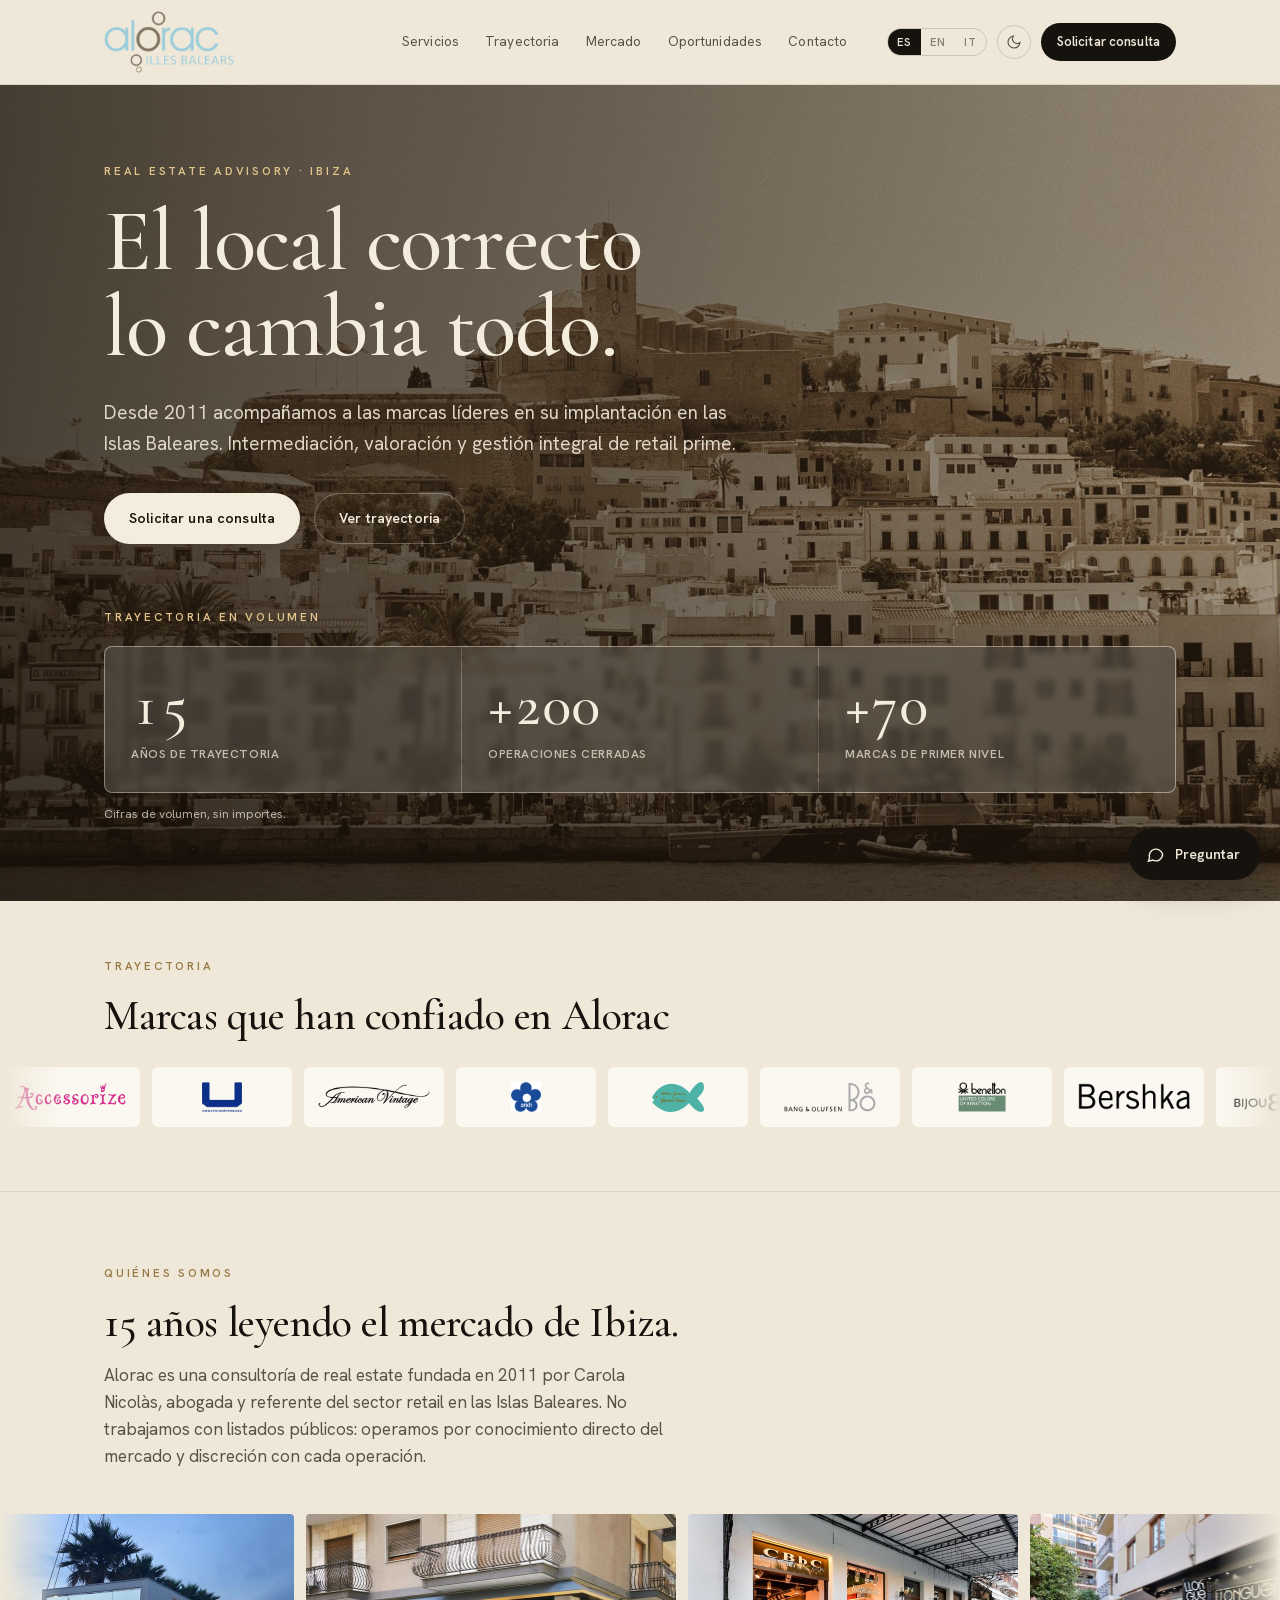
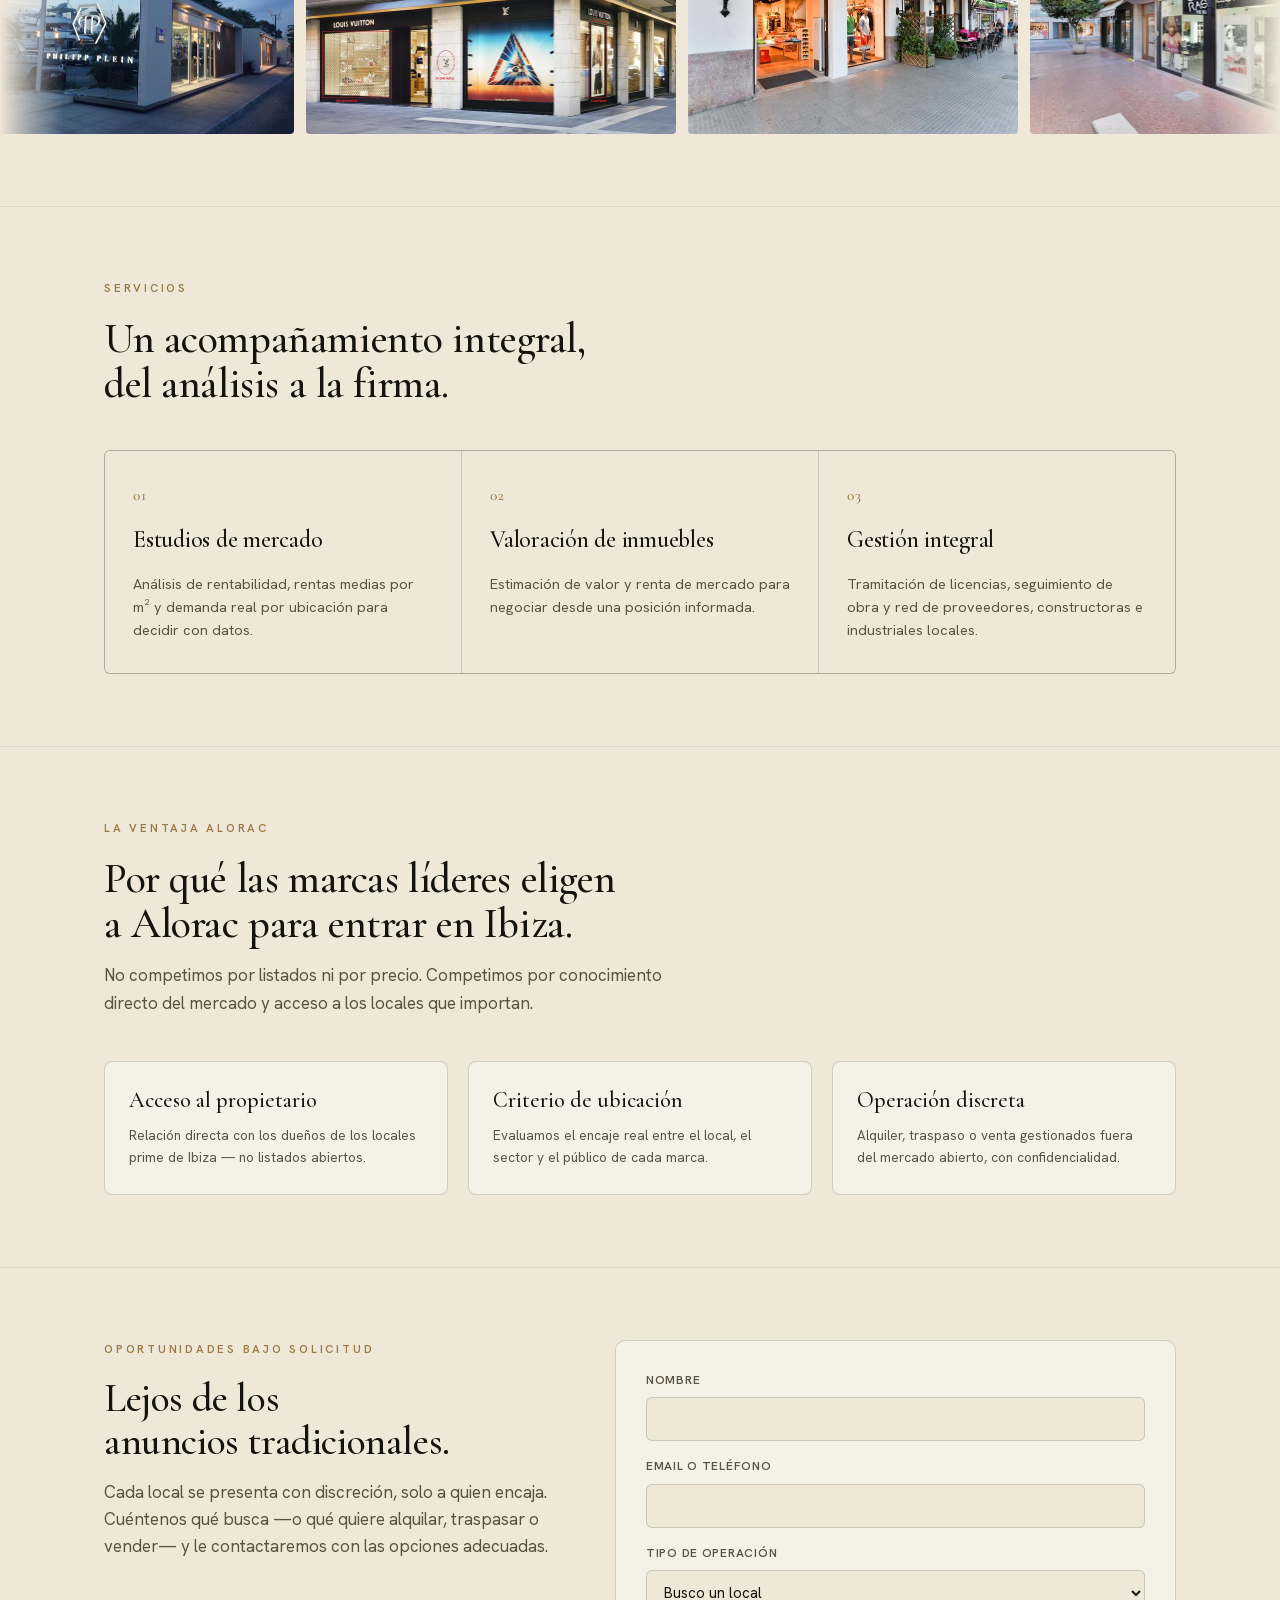
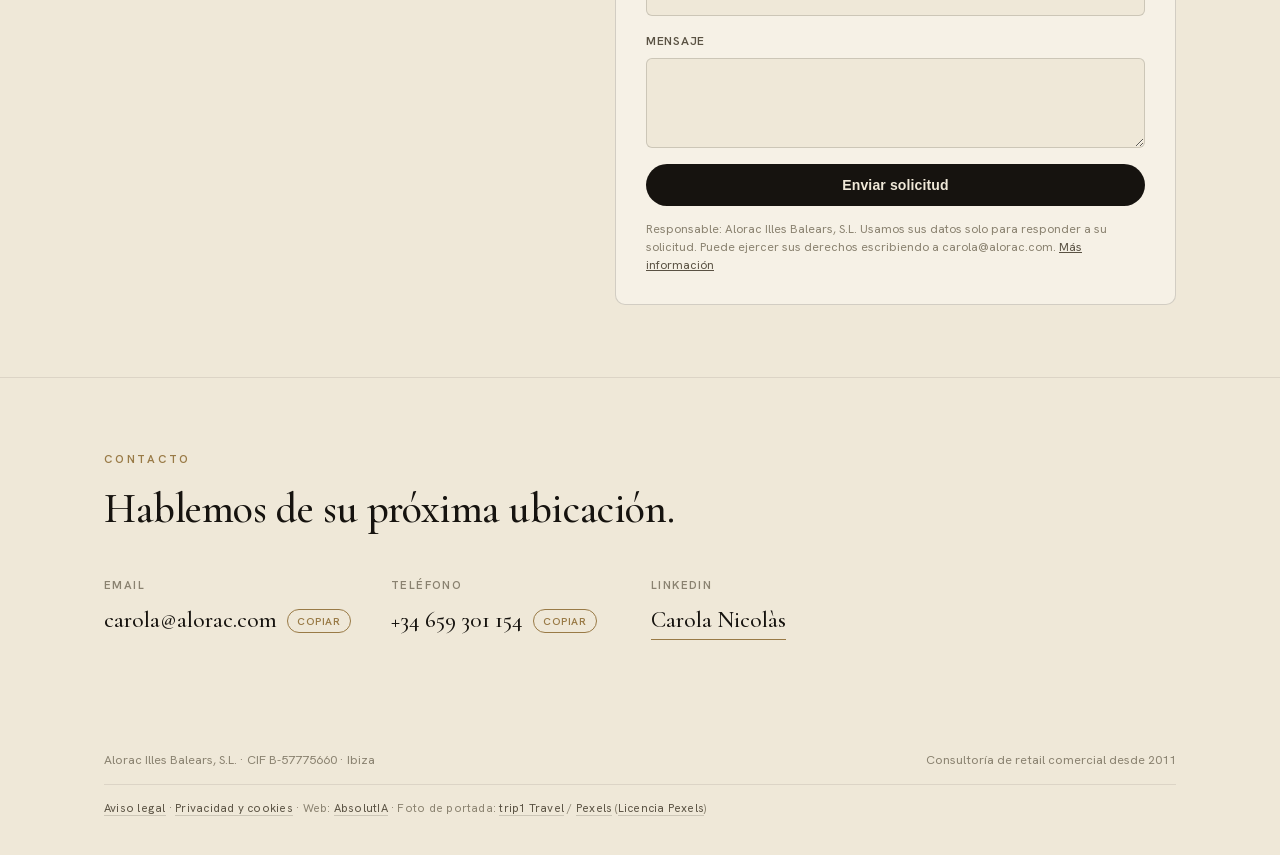
<file: index.html>
<!doctype html>
<html lang="es">
<head>
<meta charset="utf-8">
<meta name="robots" content="noindex,nofollow">
<meta name="viewport" content="width=device-width,initial-scale=1,viewport-fit=cover">
<title>Alorac Advisory</title>
<meta name="description" content="Alorac, consultoría de real estate en Ibiza desde 2011. Intermediación, valoración y gestión integral de locales comerciales prime en las Islas Baleares.">
<meta name="author" content="AbsolutIA · Orso">
<meta name="generator" content="AbsolutIA">
<link rel="canonical" href="https://alorac.com/">
<meta property="og:type" content="website">
<meta property="og:url" content="https://alorac.com/">
<meta property="og:title" content="Alorac Advisory · Locales comerciales en Ibiza">
<meta property="og:description" content="Intermediación, valoración y gestión integral de retail prime en las Islas Baleares, desde 2011.">
<meta property="og:image" content="https://alorac.com/assets/hero-dalt-vila.jpg">
<meta property="og:locale" content="es_ES">
<meta name="theme-color" content="#EFE8D8" media="(prefers-color-scheme: light)">
<meta name="theme-color" content="#14120E" media="(prefers-color-scheme: dark)">
<link rel="icon" href="data:image/svg+xml,%3Csvg xmlns='http://www.w3.org/2000/svg' viewBox='0 0 32 32'%3E%3Crect width='32' height='32' rx='6' fill='%2316130F'/%3E%3Ctext x='16' y='23' text-anchor='middle' font-family='Georgia,serif' font-size='20' fill='%23C7A469'%3EA%3C/text%3E%3C/svg%3E">
<link rel="stylesheet" href="assets/fonts.css">
<script type="application/ld+json">
{"@context":"https://schema.org","@type":"RealEstateAgent","name":"Alorac","legalName":"Alorac Illes Balears, S.L.","url":"https://alorac.com/","logo":"https://alorac.com/assets/alorac-logo.png","email":"carola@alorac.com","telephone":"+34 659 301 154","foundingDate":"2011","founder":{"@type":"Person","name":"Carola Nicolàs"},"areaServed":"Illes Balears","address":{"@type":"PostalAddress","addressLocality":"Ibiza","addressRegion":"Illes Balears","addressCountry":"ES"}}
</script>
<style>
  :root{
    --paper:#EFE8D8;
    --paper-2:#E7DECB;
    --panel:#F6F1E6;
    --ink:#16130F;
    --ink-soft:#5A5243;
    --ink-faint:#8A8270;
    --brass:#997A46;
    --brass-2:#7E6337;
    --line:rgba(22,19,15,.16);
    --line-2:rgba(22,19,15,.09);
    --shadow:0 1px 0 rgba(22,19,15,.05);
    color-scheme:light;
    --serif:"Cormorant Garamond",Georgia,"Times New Roman",serif;
    --sans:"Hanken Grotesk",-apple-system,BlinkMacSystemFont,"Segoe UI",sans-serif;
  }
  /* @media por fuera del selector: el CSS anidado no funciona en Safari < 17.2 */
  @media (prefers-color-scheme:dark){
    :root:not([data-theme="light"]){
      --paper:#14120E;
      --paper-2:#1A1712;
      --panel:#1E1A14;
      --ink:#EEE7D6;
      --ink-soft:#B0A791;
      --ink-faint:#7E7663;
      --brass:#C7A469;
      --brass-2:#D8B67E;
      --line:rgba(238,231,214,.16);
      --line-2:rgba(238,231,214,.08);
      --shadow:0 1px 0 rgba(0,0,0,.3);
      color-scheme:dark;
    }
  }
  :root[data-theme="dark"]{
    --paper:#14120E;
    --paper-2:#1A1712;
    --panel:#1E1A14;
    --ink:#EEE7D6;
    --ink-soft:#B0A791;
    --ink-faint:#7E7663;
    --brass:#C7A469;
    --brass-2:#D8B67E;
    --line:rgba(238,231,214,.16);
    --line-2:rgba(238,231,214,.08);
    --shadow:0 1px 0 rgba(0,0,0,.3);
    color-scheme:dark;
  }

  *{box-sizing:border-box}
  body{
    background:var(--paper);
    color:var(--ink);
    font-family:var(--sans);
    font-size:16px;
    line-height:1.6;
    -webkit-font-smoothing:antialiased;
    margin:0;
  }
  h1,h2,h3{font-family:var(--serif);font-weight:500;text-wrap:balance;margin:0;letter-spacing:-.01em}
  p{margin:0}
  a{color:inherit}
  .wrap{max-width:1120px;margin:0 auto;padding-inline:24px}
  @media (max-width:600px){.wrap{padding-inline:18px}}

  .eyebrow{
    font-size:11.5px;letter-spacing:.24em;text-transform:uppercase;
    color:var(--brass);font-weight:600;margin:0 0 18px;
  }
  .lede{color:var(--ink-soft);font-size:17px;max-width:60ch}

  /* NAV */
  header.nav{
    position:sticky;top:env(safe-area-inset-top,0px);z-index:50;
    background:color-mix(in srgb,var(--paper) 88%,transparent);
    backdrop-filter:blur(10px);
    border-bottom:1px solid var(--line-2);
  }
  .nav-in{display:flex;align-items:center;gap:20px;height:84px}
  .brand{font-family:var(--serif);font-size:23px;font-weight:600;letter-spacing:.02em;text-decoration:none;line-height:1}
  /* Logo oficial (PNG transparente). En oscuro, variante con el marrón aclarado */
  .brand img{display:block;height:62px;width:auto}
  .brand .logo-dark{display:none}
  @media (prefers-color-scheme:dark){:root:not([data-theme="light"]) .brand .logo-light{display:none}:root:not([data-theme="light"]) .brand .logo-dark{display:block}}
  :root[data-theme="dark"] .brand .logo-light{display:none}
  :root[data-theme="dark"] .brand .logo-dark{display:block}
  @media (max-width:600px){.nav-in{height:68px}.brand img{height:48px}}
  .brand small{font-family:var(--sans);font-size:9.5px;letter-spacing:.28em;text-transform:uppercase;color:var(--ink-faint);display:block;margin-top:3px;font-weight:600}
  nav.links{display:flex;gap:26px;margin-left:auto}
  nav.links a{font-size:13.5px;text-decoration:none;color:var(--ink-soft);letter-spacing:.01em}
  nav.links a:hover{color:var(--ink)}
  .nav-tools{display:flex;align-items:center;gap:10px;margin-left:20px}
  .lang{display:flex;border:1px solid var(--line);border-radius:999px;overflow:hidden}
  .lang button{font-family:var(--sans);font-size:11px;font-weight:600;letter-spacing:.08em;padding:6px 9px;background:transparent;border:0;color:var(--ink-faint);cursor:pointer}
  .lang button[aria-pressed="true"]{background:var(--ink);color:var(--paper)}
  .icobtn{width:34px;height:34px;border-radius:999px;border:1px solid var(--line);background:transparent;color:var(--ink-soft);cursor:pointer;display:grid;place-items:center;padding:0}
  .icobtn:hover{color:var(--ink)}
  .navcta{font-size:13px;font-weight:600;text-decoration:none;padding:9px 16px;border-radius:999px;background:var(--ink);color:var(--paper);letter-spacing:.01em;white-space:nowrap}
  @media (max-width:860px){nav.links{display:none}}
  @media (max-width:520px){.navcta{display:none}}

  /* HERO */
  /* Hero a pantalla completa: Dalt Vila (trip1 Travel, Pexels) con viraje sepia horneado en el JPG y velo oscuro.
     Sobre la foto el texto va siempre claro, en tema claro y oscuro: tokens propios del hero */
  .hero{--ink:#F4ECDC;--ink-soft:rgba(244,236,220,.88);--ink-faint:rgba(244,236,220,.72);--brass:#E0C48C;--line:rgba(244,236,220,.30);--line-2:rgba(244,236,220,.16);--paper:#1A130C;
    position:relative;isolation:isolate;min-height:calc(100svh - 84px);display:flex;align-items:center;padding-block:72px;background:#1A130C;color:var(--ink)}
  .hero > .wrap{width:100%}
  .hero::before{content:"";position:absolute;inset:0;z-index:-2;background:url("assets/hero-dalt-vila.jpg") 65% 45%/cover no-repeat}
  .hero::after{content:"";position:absolute;inset:0;z-index:-1;background:linear-gradient(90deg,rgba(20,13,7,.74) 0%,rgba(20,13,7,.55) 50%,rgba(20,13,7,.32) 100%),linear-gradient(0deg,rgba(20,13,7,.45) 0%,rgba(20,13,7,0) 45%)}
  @media (max-width:820px){.hero::after{background:rgba(20,13,7,.62)}}
  .hero .stat{background:rgba(26,19,12,.42);-webkit-backdrop-filter:blur(3px);backdrop-filter:blur(3px)}
  .hero .stat-row{background:var(--line);border-color:var(--line)}
  .hero-grid{display:block;max-width:880px}
  .hero h1{font-size:clamp(44px,7.4vw,88px);line-height:.98;letter-spacing:-.015em}
  .hero .lede{margin-top:28px;font-size:19px;max-width:58ch}
  .hero-cta{display:flex;gap:14px;margin-top:34px;flex-wrap:wrap}
  .btn{font-size:14px;font-weight:600;text-decoration:none;padding:13px 24px;border-radius:999px;letter-spacing:.01em;cursor:pointer;border:1px solid transparent;display:inline-block}
  .btn-primary{background:var(--ink);color:var(--paper)}
  .btn-ghost{background:transparent;color:var(--ink);border-color:var(--line)}
  .btn-ghost:hover{border-color:var(--ink)}
  .hero-meta{display:flex;gap:30px;margin-top:44px;flex-wrap:wrap}
  .hero-meta div{border-left:2px solid var(--brass);padding-left:14px}
  .hero-meta .n{font-family:var(--serif);font-size:30px;line-height:1;font-variant-numeric:tabular-nums}
  .hero-meta .l{font-size:11.5px;letter-spacing:.1em;text-transform:uppercase;color:var(--ink-faint);margin-top:6px}

  .slot{
    border:1.5px dashed var(--brass);border-radius:4px;background:
      repeating-linear-gradient(135deg,transparent,transparent 11px,color-mix(in srgb,var(--brass) 8%,transparent) 11px,color-mix(in srgb,var(--brass) 8%,transparent) 12px);
    display:grid;place-items:center;text-align:center;padding:22px;color:var(--brass-2);
  }
  .slot .st{font-size:10.5px;letter-spacing:.18em;text-transform:uppercase;font-weight:700;color:var(--brass)}
  .slot .sd{font-family:var(--serif);font-size:18px;margin-top:8px;color:var(--ink-soft)}

  .trajectory{margin-top:64px}
  .stat-row{display:grid;grid-template-columns:repeat(3,1fr);gap:1px;background:var(--line);border:1px solid var(--line);border-radius:8px;overflow:hidden;margin-top:20px}
  .stat{background:var(--paper);padding:28px 26px;position:relative}
  .stat .sn{font-family:var(--serif);font-size:clamp(40px,5.6vw,60px);line-height:1;font-variant-numeric:tabular-nums}
  .stat .sl{font-size:12px;letter-spacing:.05em;text-transform:uppercase;color:var(--ink-faint);margin-top:10px;font-weight:600}
  .traj-note{margin-top:12px;font-size:12px;color:var(--ink-faint)}
  @media (max-width:600px){.stat-row{grid-template-columns:1fr}}

  section{padding-block:72px;border-bottom:1px solid var(--line-2)}
  .sec-head{max-width:64ch;margin-bottom:44px}
  .sec-head h2{font-size:clamp(29px,4vw,42px);line-height:1.08}
  .sec-head .lede{margin-top:16px}

  /* SERVICES */
  .pillars{display:grid;grid-template-columns:repeat(3,1fr);gap:1px;background:var(--line);border:1px solid var(--line);border-radius:6px;overflow:hidden}
  .pillar{background:var(--paper);padding:32px 28px}
  .pillar .pn{font-family:var(--serif);font-size:15px;color:var(--brass);font-variant-numeric:tabular-nums}
  .pillar h3{font-size:24px;margin:14px 0 12px}
  .pillar p{color:var(--ink-soft);font-size:14.5px}
  @media (max-width:760px){.pillars{grid-template-columns:1fr}}

  /* TRACK RECORD */
  .track-note{margin-top:20px;font-size:12.5px;color:var(--ink-faint)}
  /* Carruseles: la pista contiene la secuencia dos veces; se desplaza -50% para un loop sin corte */
  .proof{padding-block:56px 64px}
  .proof .sec-head{margin-bottom:28px}
  .marquee{overflow:hidden;-webkit-mask-image:linear-gradient(90deg,transparent,#000 5%,#000 95%,transparent);mask-image:linear-gradient(90deg,transparent,#000 5%,#000 95%,transparent)}
  .marquee-track{list-style:none;margin:0;padding:0 12px 0 0;display:flex;gap:12px;width:max-content;animation:marquee var(--dur,200s) linear infinite}
  .marquee:hover .marquee-track,.marquee:focus-within .marquee-track{animation-play-state:paused}
  .marquee.photos .marquee-track{animation-direction:reverse}
  @keyframes marquee{to{transform:translateX(-50%)}}
  .brandwall li{flex:0 0 auto;width:140px;background:#FBF8F1;border-radius:6px;height:60px;padding:10px 14px;display:flex;align-items:center;justify-content:center}
  /* logo de color muy claro (Melé Beach): sobre el chip claro no contrasta; celda oscura en vez de recolorear el logo */
  .brandwall li.soft{background:#3B342A;box-shadow:inset 0 0 0 1px rgba(22,19,15,.12)}
  .brandwall img{display:block;width:100%;height:100%;max-height:30px;object-fit:contain}
  /* tira de fotos de locales bajo «Quiénes somos» */
  #quienes .marquee.photos{margin-top:8px}
  .photostrip li{flex:0 0 auto}
  .photostrip img{display:block;height:220px;width:auto;max-width:none;border-radius:4px}
  @media (max-width:600px){.brandwall li{width:112px;height:52px;padding:8px 10px}.photostrip img{height:160px}}
  /* Sin movimiento: el muro vuelve a ser una grilla estática y la tira de fotos se desplaza a mano */
  @media (prefers-reduced-motion:reduce){
    .marquee{-webkit-mask-image:none;mask-image:none}
    .marquee-track{animation:none;width:auto}
    .marquee-track [aria-hidden="true"]{display:none}
    .brandwall{flex-wrap:wrap;justify-content:center;padding:0 16px}
    .marquee.photos{overflow-x:auto}
  }

  /* INSIGHTS */
  .ins-grid{display:grid;grid-template-columns:repeat(3,1fr);gap:20px}
  .ins-card{border:1px solid var(--line);border-radius:8px;padding:26px 24px;background:var(--panel);position:relative}
  .ins-tag{position:absolute;top:14px;right:14px;font-size:9px;letter-spacing:.12em;text-transform:uppercase;font-weight:700;color:var(--brass);border:1px solid var(--brass);border-radius:999px;padding:3px 8px}
  .ins-card .il{font-size:12.5px;letter-spacing:.06em;text-transform:uppercase;color:var(--ink-faint);font-weight:600}
  .ins-card .iv{font-family:var(--serif);font-size:44px;line-height:1;margin:16px 0 6px;font-variant-numeric:tabular-nums}
  .ins-card .ith{font-family:var(--serif);font-size:22px;line-height:1.15;margin-bottom:12px}
  .ins-card .ic{font-size:13.5px;color:var(--ink-soft)}
  @media (max-width:760px){.ins-grid{grid-template-columns:1fr}}

  /* OPPORTUNITIES / FORM */
  .opp{display:grid;grid-template-columns:.9fr 1.1fr;gap:52px;align-items:start}
  .form-card{background:var(--panel);border:1px solid var(--line);border-radius:10px;padding:30px}
  .fld{display:flex;flex-direction:column;gap:7px;margin-bottom:16px}
  .fld label{font-size:12px;letter-spacing:.06em;text-transform:uppercase;color:var(--ink-soft);font-weight:600}
  .fld input,.fld select,.fld textarea{
    font-family:var(--sans);font-size:15px;color:var(--ink);background:var(--paper);
    border:1px solid var(--line);border-radius:6px;padding:11px 13px;width:100%;
  }
  .fld input:focus,.fld select:focus,.fld textarea:focus{outline:2px solid var(--brass);outline-offset:1px;border-color:transparent}
  .fld textarea{resize:vertical;min-height:90px}
  .form-legal{margin:14px 0 0;font-size:12px;line-height:1.5;color:var(--ink-faint)}
  .form-legal a{color:var(--ink-soft)}
  .form-done{display:none;background:color-mix(in srgb,var(--brass) 14%,var(--panel));border:1px solid var(--brass);border-radius:8px;padding:16px;font-size:14px;color:var(--ink);margin-bottom:16px}
  @media (max-width:780px){.opp{grid-template-columns:1fr;gap:32px}}

  /* CONTACT */
  .contact-row{display:flex;gap:40px;flex-wrap:wrap}
  .cont{min-width:220px}
  .cont .cl{font-size:11.5px;letter-spacing:.12em;text-transform:uppercase;color:var(--ink-faint);font-weight:600;margin-bottom:8px}
  .cont .cv{font-family:var(--serif);font-size:23px;display:flex;align-items:center;gap:10px;flex-wrap:wrap}
  .copy{font-family:var(--sans);font-size:10.5px;letter-spacing:.08em;text-transform:uppercase;font-weight:600;color:var(--brass);background:transparent;border:1px solid var(--brass);border-radius:999px;padding:4px 9px;cursor:pointer}
  .copy:hover{background:var(--brass);color:var(--paper)}

  footer{padding-block:38px;color:var(--ink-faint);font-size:12.5px}
  .credit{margin-top:14px;padding-top:14px;border-top:1px solid var(--line-2);font-size:11.5px;letter-spacing:.02em}
  .credit a{text-decoration:none;color:var(--ink-soft);border-bottom:1px solid var(--line)}
  .credit a:hover{color:var(--ink);border-color:var(--brass)}
  .foot-in{display:flex;justify-content:space-between;gap:16px;flex-wrap:wrap;align-items:center}

  /* CHATBOT */
  .bot-toggle{position:fixed;right:20px;bottom:calc(20px + env(safe-area-inset-bottom,0px));z-index:60;
    width:auto;height:52px;padding:0 20px 0 18px;border-radius:999px;border:0;cursor:pointer;
    background:var(--ink);color:var(--paper);font-family:var(--sans);font-weight:600;font-size:14px;
    display:flex;align-items:center;gap:10px;box-shadow:0 8px 30px rgba(22,19,15,.28)}
  .bot-toggle svg{width:19px;height:19px}
  .bot-panel{position:fixed;right:20px;bottom:calc(84px + env(safe-area-inset-bottom,0px));z-index:60;
    width:min(360px,calc(100vw - 32px));max-height:min(560px,72vh);background:var(--panel);
    border:1px solid var(--line);border-radius:16px;box-shadow:0 20px 60px rgba(22,19,15,.3);
    display:flex;flex-direction:column;overflow:hidden}
  .bot-panel[hidden]{display:none}
  .bot-head{padding:16px 18px;border-bottom:1px solid var(--line);display:flex;align-items:center;gap:11px}
  .bot-dot{width:9px;height:9px;border-radius:999px;background:#4a9d6a;box-shadow:0 0 0 3px color-mix(in srgb,#4a9d6a 25%,transparent)}
  .bot-head .bt{font-family:var(--serif);font-size:18px;line-height:1}
  .bot-head .bs{font-size:11px;color:var(--ink-faint);margin-top:2px}
  .bot-log{padding:16px 16px 8px;overflow-y:auto;display:flex;flex-direction:column;gap:10px;flex:1}
  .msg{max-width:85%;padding:10px 13px;border-radius:14px;font-size:13.5px;line-height:1.5}
  .msg.bot{background:var(--paper);border:1px solid var(--line-2);align-self:flex-start;border-bottom-left-radius:4px}
  .msg.me{background:var(--ink);color:var(--paper);align-self:flex-end;border-bottom-right-radius:4px}
  .chips{display:flex;flex-wrap:wrap;gap:7px;padding:8px 16px 14px}
  .chip{font-size:12px;font-weight:500;padding:7px 11px;border-radius:999px;border:1px solid var(--brass);color:var(--brass-2);background:transparent;cursor:pointer;text-align:left}
  .chip:hover{background:color-mix(in srgb,var(--brass) 12%,transparent)}
  .bot-note{font-size:10px;color:var(--ink-faint);text-align:center;padding:0 16px 12px;letter-spacing:.02em}

  @media (prefers-reduced-motion:reduce){*{animation:none!important;transition:none!important}}
  section{scroll-margin-top:84px}
</style>
</head>
<body>

<header class="nav">
  <div class="wrap nav-in">
    <a class="brand" href="#top" aria-label="Alorac Illes Balears, inicio"><img class="logo-light" src="assets/alorac-logo.png" alt="Alorac Illes Balears" width="720" height="344"><img class="logo-dark" src="assets/alorac-logo-dark.png" alt="" width="720" height="344" aria-hidden="true"></a>
    <nav class="links">
      <a href="#servicios" data-i18n="nav.services">Servicios</a>
      <a href="#trayectoria" data-i18n="nav.track">Trayectoria</a>
      <a href="#insights" data-i18n="nav.insights">Mercado</a>
      <a href="#oportunidades" data-i18n="nav.opp">Oportunidades</a>
      <a href="#contacto" data-i18n="nav.contact">Contacto</a>
    </nav>
    <div class="nav-tools">
      <div class="lang" role="group" aria-label="Idioma">
        <button data-lang="es" aria-pressed="true">ES</button>
        <button data-lang="en" aria-pressed="false">EN</button>
        <button data-lang="it" aria-pressed="false">IT</button>
      </div>
      <button class="icobtn" id="theme" aria-label="Tema">
        <svg width="16" height="16" viewBox="0 0 24 24" fill="none" stroke="currentColor" stroke-width="1.7"><path d="M21 12.8A9 9 0 1 1 11.2 3a7 7 0 0 0 9.8 9.8z"/></svg>
      </button>
      <a class="navcta" href="#oportunidades" data-i18n="nav.cta">Solicitar consulta</a>
    </div>
  </div>
</header>

<main id="top">
  <div class="hero">
  <div class="wrap">
    <div class="hero-grid">
      <div>
        <p class="eyebrow" data-i18n="hero.eyebrow">Real estate advisory · Ibiza</p>
        <h1 data-i18n="hero.title">El local correcto lo cambia todo.</h1>
        <p class="lede" data-i18n="hero.sub">Desde 2011 acompañamos a las marcas líderes en su implantación en las Islas Baleares. Intermediación, valoración y gestión integral de retail prime.</p>
        <div class="hero-cta">
          <a class="btn btn-primary" href="#oportunidades" data-i18n="hero.cta1">Solicitar una consulta</a>
          <a class="btn btn-ghost" href="#trayectoria" data-i18n="hero.cta2">Ver trayectoria</a>
        </div>
      </div>
    </div>
    <div class="trajectory">
      <p class="eyebrow" style="margin-bottom:0" data-i18n="traj.eyebrow">Trayectoria en volumen</p>
      <div class="stat-row">
        <div class="stat"><div class="sn">15</div><div class="sl" data-i18n="traj.1l">Años de trayectoria</div></div>
        <div class="stat"><div class="sn">+200</div><div class="sl" data-i18n="traj.2l">Operaciones cerradas</div></div>
        <div class="stat"><div class="sn">+70</div><div class="sl" data-i18n="traj.3l">Marcas de primer nivel</div></div>
      </div>
      <p class="traj-note" data-i18n="traj.note">Cifras de volumen, sin importes.</p>
    </div>
  </div>
  </div>

  <section id="trayectoria" class="proof">
    <div class="wrap">
      <div class="sec-head">
        <p class="eyebrow" data-i18n="track.eyebrow">Trayectoria</p>
        <h2 data-i18n="track.title">Marcas que han confiado en Alorac</h2>
      </div>
    </div>
    <div class="marquee" aria-label="Marcas">
      <ul class="marquee-track brandwall" style="--dur:260s">
      <li><img src="assets/muro/accessorize.png" alt="Accessorize"></li>
      <li><img src="assets/muro/adolfo-dominguez.png" alt="Adolfo Domínguez"></li>
      <li><img src="assets/muro/american-vintage.png" alt="American Vintage"></li>
      <li><img src="assets/muro/amichi.png" alt="Amichi"></li>
      <li><img src="assets/muro/antica-sartoria.svg" alt="Antica Sartoria"></li>
      <li><img src="assets/muro/bang-olufsen.svg" alt="Bang &amp; Olufsen"></li>
      <li><img src="assets/muro/benetton.png" alt="Benetton"></li>
      <li><img src="assets/muro/bershka.png" alt="Bershka"></li>
      <li><img src="assets/muro/bijou-brigitte.png" alt="Bijou Brigitte"></li>
      <li><img src="assets/muro/bottega-veneta.png" alt="Bottega Veneta"></li>
      <li><img src="assets/muro/calma-house.png" alt="Calma House"></li>
      <li><img src="assets/muro/calzedonia.png" alt="Calzedonia"></li>
      <li><img src="assets/muro/carpisa.png" alt="Carpisa"></li>
      <li><img src="assets/muro/cbbbc-ibiza.png" alt="CBbC Ibiza"></li>
      <li><img src="assets/muro/charo-ruiz.svg" alt="Charo Ruiz"></li>
      <li><img src="assets/muro/claire-luise.png" alt="Claire Luise"></li>
      <li><img src="assets/muro/claires.png" alt="Claire's"></li>
      <li><img src="assets/muro/decimas.png" alt="Décimas"></li>
      <li><img src="assets/muro/desigual.png" alt="Desigual"></li>
      <li><img src="assets/muro/dipinca.png" alt="Dipinca"></li>
      <li><img src="assets/muro/dolce-gabbana.svg" alt="Dolce &amp; Gabbana"></li>
      <li><img src="assets/muro/double-agent.png" alt="Double Agent"></li>
      <li><img src="assets/muro/druni.svg" alt="Druni"></li>
      <li><img src="assets/muro/etam.svg" alt="Etam"></li>
      <li><img src="assets/muro/fc-barcelona.png" alt="FC Barcelona"></li>
      <li><img src="assets/muro/fringomania.png" alt="Fringomania"></li>
      <li><img src="assets/muro/gerry.png" alt="Gerry St. Tropez"></li>
      <li><img src="assets/muro/gucci.png" alt="Gucci"></li>
      <li><img src="assets/muro/guess-jeans.png" alt="GUESS"></li>
      <li><img src="assets/muro/harley-davidson.png" alt="Harley-Davidson"></li>
      <li><img src="assets/muro/havaianas.svg" alt="Havaianas"></li>
      <li><img src="assets/muro/intimissimi.png" alt="Intimissimi"></li>
      <li><img src="assets/muro/intimissimi-uomo.png" alt="Intimissimi Uomo"></li>
      <li><img src="assets/muro/jack-n-jones.png" alt="Jack & Jones"></li>
      <li><img src="assets/muro/kiko.png" alt="KIKO Milano"></li>
      <li><img src="assets/muro/koala-bay.png" alt="Koala Bay"></li>
      <li><img src="assets/muro/l-occitane.png" alt="L'Occitane"></li>
      <li><img src="assets/muro/leonce.png" alt="Leonce"></li>
      <li><img src="assets/muro/levis.svg" alt="Levi's"></li>
      <li><img src="assets/muro/llongueras.png" alt="Llongueras"></li>
      <li><img src="assets/muro/louis-vuitton.png" alt="Louis Vuitton"></li>
      <li><img src="assets/muro/mac.png" alt="MAC"></li>
      <li><img src="assets/muro/macson.png" alt="Macson"></li>
      <li><img src="assets/muro/maje.svg" alt="Maje"></li>
      <li><img src="assets/muro/massimo-dutti.svg" alt="Massimo Dutti"></li>
      <li><img src="assets/muro/mc2-saint-barth.png" alt="MC2 Saint Barth"></li>
      <li class="soft"><img src="assets/muro/mele-beach.png" alt="Melé Beach"></li>
      <li><img src="assets/muro/misako.png" alt="Misako"></li>
      <li><img src="assets/muro/napapijri.png" alt="Napapijri"></li>
      <li><img src="assets/muro/nespresso.png" alt="Nespresso"></li>
      <li><img src="assets/muro/nort-beachwear.png" alt="Nort Beachwear"></li>
      <li><img src="assets/muro/nude-project.svg" alt="Nude Project"></li>
      <li><img src="assets/muro/oui-c-moi.png" alt="Oui c'moi"></li>
      <li><img src="assets/muro/oysho.png" alt="Oysho"></li>
      <li><img src="assets/muro/philipp-plein.png" alt="Philipp Plein"></li>
      <li><img src="assets/muro/primor.png" alt="Primor"></li>
      <li><img src="assets/muro/pull-n-bear.png" alt="Pull&Bear"></li>
      <li><img src="assets/muro/sandro.svg" alt="Sandro"></li>
      <li><img src="assets/muro/sephora.png" alt="Sephora"></li>
      <li><img src="assets/muro/shana.png" alt="Shana"></li>
      <li><img src="assets/muro/stella-mccartney.png" alt="Stella McCartney"></li>
      <li><img src="assets/muro/sundek.png" alt="Sundek"></li>
      <li><img src="assets/muro/superdry.png" alt="Superdry"></li>
      <li><img src="assets/muro/tezenis.png" alt="Tezenis"></li>
      <li><img src="assets/muro/the-body-shop.png" alt="The Body Shop"></li>
      <li><img src="assets/muro/viandas.png" alt="Viandas"></li>
      <li><img src="assets/muro/vilebrenquin.png" alt="Vilebrequin"></li>
      <li><img src="assets/muro/virginia-vald.png" alt="Virginia Vald"></li>
      <li><img src="assets/muro/yamaday.png" alt="Yamamay"></li>
      <li><img src="assets/muro/yves-rocher.png" alt="Yves Rocher"></li>
      <li><img src="assets/muro/zadig-voltaire.svg" alt="Zadig &amp; Voltaire"></li>
      <li><img src="assets/muro/zimmermann.svg" alt="Zimmermann"></li>
      <li aria-hidden="true"><img src="assets/muro/accessorize.png" alt=""></li>
      <li aria-hidden="true"><img src="assets/muro/adolfo-dominguez.png" alt=""></li>
      <li aria-hidden="true"><img src="assets/muro/american-vintage.png" alt=""></li>
      <li aria-hidden="true"><img src="assets/muro/amichi.png" alt=""></li>
      <li aria-hidden="true"><img src="assets/muro/antica-sartoria.svg" alt=""></li>
      <li aria-hidden="true"><img src="assets/muro/bang-olufsen.svg" alt=""></li>
      <li aria-hidden="true"><img src="assets/muro/benetton.png" alt=""></li>
      <li aria-hidden="true"><img src="assets/muro/bershka.png" alt=""></li>
      <li aria-hidden="true"><img src="assets/muro/bijou-brigitte.png" alt=""></li>
      <li aria-hidden="true"><img src="assets/muro/bottega-veneta.png" alt=""></li>
      <li aria-hidden="true"><img src="assets/muro/calma-house.png" alt=""></li>
      <li aria-hidden="true"><img src="assets/muro/calzedonia.png" alt=""></li>
      <li aria-hidden="true"><img src="assets/muro/carpisa.png" alt=""></li>
      <li aria-hidden="true"><img src="assets/muro/cbbbc-ibiza.png" alt=""></li>
      <li aria-hidden="true"><img src="assets/muro/charo-ruiz.svg" alt=""></li>
      <li aria-hidden="true"><img src="assets/muro/claire-luise.png" alt=""></li>
      <li aria-hidden="true"><img src="assets/muro/claires.png" alt=""></li>
      <li aria-hidden="true"><img src="assets/muro/decimas.png" alt=""></li>
      <li aria-hidden="true"><img src="assets/muro/desigual.png" alt=""></li>
      <li aria-hidden="true"><img src="assets/muro/dipinca.png" alt=""></li>
      <li aria-hidden="true"><img src="assets/muro/dolce-gabbana.svg" alt=""></li>
      <li aria-hidden="true"><img src="assets/muro/double-agent.png" alt=""></li>
      <li aria-hidden="true"><img src="assets/muro/druni.svg" alt=""></li>
      <li aria-hidden="true"><img src="assets/muro/etam.svg" alt=""></li>
      <li aria-hidden="true"><img src="assets/muro/fc-barcelona.png" alt=""></li>
      <li aria-hidden="true"><img src="assets/muro/fringomania.png" alt=""></li>
      <li aria-hidden="true"><img src="assets/muro/gerry.png" alt=""></li>
      <li aria-hidden="true"><img src="assets/muro/gucci.png" alt=""></li>
      <li aria-hidden="true"><img src="assets/muro/guess-jeans.png" alt=""></li>
      <li aria-hidden="true"><img src="assets/muro/harley-davidson.png" alt=""></li>
      <li aria-hidden="true"><img src="assets/muro/havaianas.svg" alt=""></li>
      <li aria-hidden="true"><img src="assets/muro/intimissimi.png" alt=""></li>
      <li aria-hidden="true"><img src="assets/muro/intimissimi-uomo.png" alt=""></li>
      <li aria-hidden="true"><img src="assets/muro/jack-n-jones.png" alt=""></li>
      <li aria-hidden="true"><img src="assets/muro/kiko.png" alt=""></li>
      <li aria-hidden="true"><img src="assets/muro/koala-bay.png" alt=""></li>
      <li aria-hidden="true"><img src="assets/muro/l-occitane.png" alt=""></li>
      <li aria-hidden="true"><img src="assets/muro/leonce.png" alt=""></li>
      <li aria-hidden="true"><img src="assets/muro/levis.svg" alt=""></li>
      <li aria-hidden="true"><img src="assets/muro/llongueras.png" alt=""></li>
      <li aria-hidden="true"><img src="assets/muro/louis-vuitton.png" alt=""></li>
      <li aria-hidden="true"><img src="assets/muro/mac.png" alt=""></li>
      <li aria-hidden="true"><img src="assets/muro/macson.png" alt=""></li>
      <li aria-hidden="true"><img src="assets/muro/maje.svg" alt=""></li>
      <li aria-hidden="true"><img src="assets/muro/massimo-dutti.svg" alt=""></li>
      <li aria-hidden="true"><img src="assets/muro/mc2-saint-barth.png" alt=""></li>
      <li class="soft" aria-hidden="true"><img src="assets/muro/mele-beach.png" alt=""></li>
      <li aria-hidden="true"><img src="assets/muro/misako.png" alt=""></li>
      <li aria-hidden="true"><img src="assets/muro/napapijri.png" alt=""></li>
      <li aria-hidden="true"><img src="assets/muro/nespresso.png" alt=""></li>
      <li aria-hidden="true"><img src="assets/muro/nort-beachwear.png" alt=""></li>
      <li aria-hidden="true"><img src="assets/muro/nude-project.svg" alt=""></li>
      <li aria-hidden="true"><img src="assets/muro/oui-c-moi.png" alt=""></li>
      <li aria-hidden="true"><img src="assets/muro/oysho.png" alt=""></li>
      <li aria-hidden="true"><img src="assets/muro/philipp-plein.png" alt=""></li>
      <li aria-hidden="true"><img src="assets/muro/primor.png" alt=""></li>
      <li aria-hidden="true"><img src="assets/muro/pull-n-bear.png" alt=""></li>
      <li aria-hidden="true"><img src="assets/muro/sandro.svg" alt=""></li>
      <li aria-hidden="true"><img src="assets/muro/sephora.png" alt=""></li>
      <li aria-hidden="true"><img src="assets/muro/shana.png" alt=""></li>
      <li aria-hidden="true"><img src="assets/muro/stella-mccartney.png" alt=""></li>
      <li aria-hidden="true"><img src="assets/muro/sundek.png" alt=""></li>
      <li aria-hidden="true"><img src="assets/muro/superdry.png" alt=""></li>
      <li aria-hidden="true"><img src="assets/muro/tezenis.png" alt=""></li>
      <li aria-hidden="true"><img src="assets/muro/the-body-shop.png" alt=""></li>
      <li aria-hidden="true"><img src="assets/muro/viandas.png" alt=""></li>
      <li aria-hidden="true"><img src="assets/muro/vilebrenquin.png" alt=""></li>
      <li aria-hidden="true"><img src="assets/muro/virginia-vald.png" alt=""></li>
      <li aria-hidden="true"><img src="assets/muro/yamaday.png" alt=""></li>
      <li aria-hidden="true"><img src="assets/muro/yves-rocher.png" alt=""></li>
      <li aria-hidden="true"><img src="assets/muro/zadig-voltaire.svg" alt=""></li>
      <li aria-hidden="true"><img src="assets/muro/zimmermann.svg" alt=""></li>
      </ul>
    </div>
  </section>

  <section id="quienes">
    <div class="wrap">
      <div class="sec-head">
        <p class="eyebrow" data-i18n="about.eyebrow">Quiénes somos</p>
        <h2 data-i18n="about.title">15 años leyendo el mercado de Ibiza.</h2>
        <p class="lede" data-i18n="about.body">Alorac es una consultoría de real estate fundada en 2011 por Carola Nicolàs, abogada y referente del sector retail en las Islas Baleares. No trabajamos con listados públicos: operamos por conocimiento directo del mercado y discreción con cada operación.</p>
      </div>
    </div>
    <div class="marquee photos" aria-label="Locales">
      <ul class="marquee-track photostrip" style="--dur:120s">
      <li><img src="assets/locales/philipp-plein.jpg" alt="Philipp Plein, Marina Ibiza" width="587" height="440" decoding="async"></li>
      <li><img src="assets/locales/louis-vuitton.jpg" alt="Louis Vuitton, Ibiza" width="741" height="440" decoding="async"></li>
      <li><img src="assets/locales/cbbc.jpg" alt="CBbC, Ibiza" width="659" height="440" decoding="async"></li>
      <li><img src="assets/locales/llongueras.jpg" alt="Llongueras, Ibiza" width="659" height="440" decoding="async"></li>
      <li><img src="assets/locales/intimissimi.jpg" alt="Intimissimi, Ibiza" width="659" height="440" decoding="async"></li>
      <li><img src="assets/locales/shana.jpg" alt="Shana, Ibiza" width="661" height="440" decoding="async"></li>
      <li><img src="assets/locales/macson.jpg" alt="Macson, Ibiza" width="659" height="440" decoding="async"></li>
      <li><img src="assets/locales/guess.jpg" alt="GUESS, Ibiza" width="659" height="440" decoding="async"></li>
      <li><img src="assets/locales/mac.jpg" alt="MAC, Ibiza" width="782" height="440" decoding="async"></li>
      <li><img src="assets/locales/tezenis.jpg" alt="Tezenis, Ibiza" width="974" height="440" decoding="async"></li>
      <li><img src="assets/locales/yamamay.jpg" alt="Yamamay, Ibiza" width="661" height="440" decoding="async"></li>
      <li><img src="assets/locales/kiko.jpg" alt="KIKO Milano, Ibiza" width="782" height="440" decoding="async"></li>
      <li><img src="assets/locales/loccitane.jpg" alt="L'Occitane, Ibiza" width="782" height="440" decoding="async"></li>
      <li><img src="assets/locales/calma-house.jpg" alt="Calma House, Ibiza" width="587" height="440" decoding="async"></li>
      <li aria-hidden="true"><img src="assets/locales/philipp-plein.jpg" alt="" width="587" height="440" decoding="async"></li>
      <li aria-hidden="true"><img src="assets/locales/louis-vuitton.jpg" alt="" width="741" height="440" decoding="async"></li>
      <li aria-hidden="true"><img src="assets/locales/cbbc.jpg" alt="" width="659" height="440" decoding="async"></li>
      <li aria-hidden="true"><img src="assets/locales/llongueras.jpg" alt="" width="659" height="440" decoding="async"></li>
      <li aria-hidden="true"><img src="assets/locales/intimissimi.jpg" alt="" width="659" height="440" decoding="async"></li>
      <li aria-hidden="true"><img src="assets/locales/shana.jpg" alt="" width="661" height="440" decoding="async"></li>
      <li aria-hidden="true"><img src="assets/locales/macson.jpg" alt="" width="659" height="440" decoding="async"></li>
      <li aria-hidden="true"><img src="assets/locales/guess.jpg" alt="" width="659" height="440" decoding="async"></li>
      <li aria-hidden="true"><img src="assets/locales/mac.jpg" alt="" width="782" height="440" decoding="async"></li>
      <li aria-hidden="true"><img src="assets/locales/tezenis.jpg" alt="" width="974" height="440" decoding="async"></li>
      <li aria-hidden="true"><img src="assets/locales/yamamay.jpg" alt="" width="661" height="440" decoding="async"></li>
      <li aria-hidden="true"><img src="assets/locales/kiko.jpg" alt="" width="782" height="440" decoding="async"></li>
      <li aria-hidden="true"><img src="assets/locales/loccitane.jpg" alt="" width="782" height="440" decoding="async"></li>
      <li aria-hidden="true"><img src="assets/locales/calma-house.jpg" alt="" width="587" height="440" decoding="async"></li>
      </ul>
    </div>
  </section>

  <section id="servicios">
    <div class="wrap">
      <div class="sec-head">
        <p class="eyebrow" data-i18n="serv.eyebrow">Servicios</p>
        <h2 data-i18n="serv.title">Un acompañamiento integral, del análisis a la firma.</h2>
      </div>
      <div class="pillars">
        <div class="pillar">
          <div class="pn">01</div>
          <h3 data-i18n="serv.1t">Estudios de mercado</h3>
          <p data-i18n="serv.1b">Análisis de rentabilidad, rentas medias por m² y demanda real por ubicación para decidir con datos.</p>
        </div>
        <div class="pillar">
          <div class="pn">02</div>
          <h3 data-i18n="serv.2t">Valoración de inmuebles</h3>
          <p data-i18n="serv.2b">Estimación de valor y renta de mercado para negociar desde una posición informada.</p>
        </div>
        <div class="pillar">
          <div class="pn">03</div>
          <h3 data-i18n="serv.3t">Gestión integral</h3>
          <p data-i18n="serv.3b">Tramitación de licencias, seguimiento de obra y red de proveedores, constructoras e industriales locales.</p>
        </div>
      </div>
    </div>
  </section>

  <section id="insights">
    <div class="wrap">
      <div class="sec-head">
        <p class="eyebrow" data-i18n="ins.eyebrow">La ventaja Alorac</p>
        <h2 data-i18n="ins.title">Por qué las marcas líderes eligen a Alorac para entrar en Ibiza.</h2>
        <p class="lede" data-i18n="ins.intro">No competimos por listados ni por precio. Competimos por conocimiento directo del mercado y acceso a los locales que importan.</p>
      </div>
      <div class="ins-grid">
        <div class="ins-card">
          <div class="ith" data-i18n="ins.1l">Acceso al propietario</div>
          <div class="ic" data-i18n="ins.1c">Relación directa con los dueños de los locales prime de Ibiza — no listados abiertos.</div>
        </div>
        <div class="ins-card">
          <div class="ith" data-i18n="ins.2l">Criterio de ubicación</div>
          <div class="ic" data-i18n="ins.2c">Evaluamos el encaje real entre el local, el sector y el público de cada marca.</div>
        </div>
        <div class="ins-card">
          <div class="ith" data-i18n="ins.3l">Operación discreta</div>
          <div class="ic" data-i18n="ins.3c">Alquiler, traspaso o venta gestionados fuera del mercado abierto, con confidencialidad.</div>
        </div>
      </div>
    </div>
  </section>

  <section id="oportunidades">
    <div class="wrap">
      <div class="opp">
        <div>
          <p class="eyebrow" data-i18n="opp.eyebrow">Oportunidades bajo solicitud</p>
          <h2 style="font-size:clamp(28px,4vw,40px);line-height:1.08" data-i18n="opp.title">Lejos de los anuncios tradicionales.</h2>
          <p class="lede" style="margin-top:16px" data-i18n="opp.body">Cada local se presenta con discreción, solo a quien encaja. Cuéntenos qué busca —o qué quiere alquilar, traspasar o vender— y le contactaremos con las opciones adecuadas.</p>
        </div>
        <form class="form-card" id="oppform">
          <div class="form-done" id="formdone" data-i18n="form.done">Gracias. Hemos recibido su solicitud y le contactaremos en breve.</div>
          <div class="fld"><label for="f-name" data-i18n="form.name">Nombre</label><input id="f-name" type="text" autocomplete="name" required></div>
          <div class="fld"><label for="f-contact" data-i18n="form.contact">Email o teléfono</label><input id="f-contact" type="text" autocomplete="email" required></div>
          <div class="fld"><label for="f-type" data-i18n="form.type">Tipo de operación</label>
            <select id="f-type">
              <option data-i18n="form.o1">Busco un local</option>
              <option data-i18n="form.o2">Quiero alquilar mi local</option>
              <option data-i18n="form.o3">Quiero traspasar / vender</option>
              <option data-i18n="form.o4">Valoración / consulta</option>
            </select>
          </div>
          <div class="fld"><label for="f-msg" data-i18n="form.msg">Mensaje</label><textarea id="f-msg"></textarea></div>
          <button class="btn btn-primary" type="submit" style="width:100%;border:0" data-i18n="form.submit">Enviar solicitud</button>
          <p class="form-legal"><span data-i18n="form.legal">Responsable: Alorac Illes Balears, S.L. Usamos sus datos solo para responder a su solicitud. Puede ejercer sus derechos escribiendo a carola@alorac.com.</span> <a href="privacidad.html" data-i18n="form.legalmore" data-i18n-href="href.privacy">Más información</a></p>
        </form>
      </div>
    </div>
  </section>

  <section id="contacto" style="border-bottom:0">
    <div class="wrap">
      <div class="sec-head">
        <p class="eyebrow" data-i18n="contact.eyebrow">Contacto</p>
        <h2 data-i18n="contact.title">Hablemos de su próxima ubicación.</h2>
      </div>
      <div class="contact-row">
        <div class="cont">
          <div class="cl" data-i18n="contact.email">Email</div>
          <div class="cv"><span id="email">carola@alorac.com</span><button class="copy" data-copy="carola@alorac.com" data-i18n="contact.copy">Copiar</button></div>
        </div>
        <div class="cont">
          <div class="cl" data-i18n="contact.phone">Teléfono</div>
          <div class="cv"><span id="phone">+34 659 301 154</span><button class="copy" data-copy="+34659301154" data-i18n="contact.copy">Copiar</button></div>
        </div>
        <div class="cont">
          <div class="cl">LinkedIn</div>
          <div class="cv"><a href="https://www.linkedin.com/in/carola-nicol%C3%A0s-abante-1167034a" target="_blank" rel="noopener" style="text-decoration:none;border-bottom:1px solid var(--brass)">Carola Nicolàs</a></div>
        </div>
      </div>
    </div>
  </section>
</main>

<footer>
  <div class="wrap foot-in">
    <div>Alorac Illes Balears, S.L. · CIF B-57775660 · Ibiza</div>
    <div data-i18n="footer.tag">Consultoría de retail comercial desde 2011</div>
  </div>
  <div class="wrap"><p class="credit"><a href="aviso-legal.html" data-i18n="footer.legal" data-i18n-href="href.legal">Aviso legal</a> · <a href="privacidad.html" data-i18n="footer.privacy" data-i18n-href="href.privacy">Privacidad y cookies</a> · Web: <a href="https://absolutia.ai" target="_blank" rel="noopener">AbsolutIA</a> · Foto de portada: <a href="https://www.pexels.com/@trip1-travel-2160763055" target="_blank" rel="noopener">trip1 Travel</a> / <a href="https://www.pexels.com/photo/historic-dalt-vila-in-ibiza-under-clear-sky-38548962/" target="_blank" rel="noopener">Pexels</a> (<a href="https://www.pexels.com/license/" target="_blank" rel="noopener">Licencia Pexels</a>)</p></div>
</footer>

<button class="bot-toggle" id="botToggle" aria-expanded="false">
  <svg viewBox="0 0 24 24" fill="none" stroke="currentColor" stroke-width="1.8"><path d="M21 11.5a8.5 8.5 0 0 1-12.2 7.6L3 20.5l1.4-4.2A8.5 8.5 0 1 1 21 11.5z"/></svg>
  <span data-i18n="bot.open">Preguntar</span>
</button>

<div class="bot-panel" id="botPanel" hidden>
  <div class="bot-head">
    <span class="bot-dot"></span>
    <div><div class="bt">Alorac</div><div class="bs" data-i18n="bot.sub">Respondemos al instante · 24/7</div></div>
  </div>
  <div class="bot-log" id="botLog"></div>
  <div class="chips" id="botChips"></div>
  <div class="bot-note" data-i18n="bot.note">Demo · el asistente se conectará a WhatsApp en producción</div>
</div>

<script>
(function(){
  var CONFIG={
    email:"carola@alorac.com",
    // 2ª fase: número de WhatsApp Business en formato internacional sin "+" (ej. "34659301154").
    // Vacío = chatbot en modo demo. Con número = "Hablar con Carola" abre WhatsApp.
    whatsapp:""
  };
  var I18N={
    es:{
      "nav.services":"Servicios","nav.track":"Trayectoria","nav.insights":"Mercado","nav.opp":"Oportunidades","nav.contact":"Contacto","nav.cta":"Solicitar consulta",
      "hero.eyebrow":"Real estate advisory · Ibiza",
      "hero.title":"El local correcto lo cambia todo.",
      "hero.sub":"Desde 2011 acompañamos a las marcas líderes en su implantación en las Islas Baleares. Intermediación, valoración y gestión integral de retail prime.",
      "hero.cta1":"Solicitar una consulta","hero.cta2":"Ver trayectoria",
      "hero.m1":"Año de fundación","hero.m2":"Años en el mercado","hero.m3":"Solo retail comercial",
      "slot.hero":"Local prime / calle comercial de Ibiza (Vara de Rey, Marina)",
      "traj.eyebrow":"Trayectoria en volumen","traj.tag":"Reemplazar","traj.1l":"Años de trayectoria","traj.2l":"Operaciones cerradas","traj.3l":"Marcas de primer nivel","traj.4l":"Zonas comerciales prime","traj.note":"Cifras de volumen, sin importes.",
      "about.eyebrow":"Quiénes somos",
      "about.title":"15 años leyendo el mercado de Ibiza.",
      "about.body":"Alorac es una consultoría de real estate fundada en 2011 por Carola Nicolàs, abogada y referente del sector retail en las Islas Baleares. No trabajamos con listados públicos: operamos por conocimiento directo del mercado y discreción con cada operación.",
      "serv.eyebrow":"Servicios","serv.title":"Un acompañamiento integral, del análisis a la firma.",
      "serv.1t":"Estudios de mercado","serv.1b":"Análisis de rentabilidad, rentas medias por m² y demanda real por ubicación para decidir con datos.",
      "serv.2t":"Valoración de inmuebles","serv.2b":"Estimación de valor y renta de mercado para negociar desde una posición informada.",
      "serv.3t":"Gestión integral","serv.3b":"Tramitación de licencias, seguimiento de obra y red de proveedores, constructoras e industriales locales.",
      "track.eyebrow":"Trayectoria","track.title":"Marcas que han confiado en Alorac",
      "track.note":"Los nombres se sustituirán por los logotipos oficiales de cada marca en la sesión de producción.",
      "ins.eyebrow":"La ventaja Alorac","ins.title":"Por qué las marcas líderes eligen a Alorac para entrar en Ibiza.",
      "ins.intro":"No competimos por listados ni por precio. Competimos por conocimiento directo del mercado y acceso a los locales que importan.",
      "ins.1l":"Acceso al propietario","ins.1c":"Relación directa con los dueños de los locales prime de Ibiza — no listados abiertos.",
      "ins.2l":"Criterio de ubicación","ins.2c":"Evaluamos el encaje real entre el local, el sector y el público de cada marca.",
      "ins.3l":"Operación discreta","ins.3c":"Alquiler, traspaso o venta gestionados fuera del mercado abierto, con confidencialidad.",
      "opp.eyebrow":"Oportunidades bajo solicitud","opp.title":"Lejos de los anuncios tradicionales.",
      "opp.body":"Cada local se presenta con discreción, solo a quien encaja. Cuéntenos qué busca —o qué quiere alquilar, traspasar o vender— y le contactaremos con las opciones adecuadas.",
      "form.done":"Gracias. Hemos recibido su solicitud y le contactaremos en breve.",
      "form.name":"Nombre","form.contact":"Email o teléfono","form.type":"Tipo de operación",
      "form.o1":"Busco un local","form.o2":"Quiero alquilar mi local","form.o3":"Quiero traspasar / vender","form.o4":"Valoración / consulta",
      "form.msg":"Mensaje","form.submit":"Enviar solicitud",
      "contact.eyebrow":"Contacto","contact.title":"Hablemos de su próxima ubicación.","contact.email":"Email","contact.phone":"Teléfono","contact.copy":"Copiar",
      "footer.legal":"Aviso legal","footer.privacy":"Privacidad y cookies","form.legal":"Responsable: Alorac Illes Balears, S.L. Usamos sus datos solo para responder a su solicitud. Puede ejercer sus derechos escribiendo a carola@alorac.com.","form.legalmore":"Más información","href.legal":"aviso-legal.html","href.privacy":"privacidad.html","footer.tag":"Consultoría de retail comercial desde 2011",
      "bot.open":"Preguntar","bot.sub":"Respondemos al instante · 24/7","bot.note":"Demo · el asistente se conectará a WhatsApp en producción",
      "bot.hello":"Hola 👋 Soy el asistente de Alorac. ¿En qué puedo ayudarle?",
      "bot.c1":"Busco un local en Ibiza","bot.c2":"Quiero alquilar/traspasar el mío","bot.c3":"Hablar con Carola",
      "bot.r1":"Perfecto. Alorac trabaja oportunidades bajo solicitud, no listados públicos. Dígame zona, tamaño aproximado y sector, y le presentamos opciones que encajen.",
      "bot.r2":"Con gusto. Podemos valorar su local y buscarle inquilino o comprador con discreción. ¿Dónde está ubicado y qué operación busca?",
      "bot.r3":"Le paso con el equipo: escriba a carola@alorac.com o al +34 659 301 154. En producción, esta conversación continúa directamente por WhatsApp.",
      "bot.copied":"Copiado"
    },
    en:{
      "nav.services":"Services","nav.track":"Track record","nav.insights":"Market","nav.opp":"Opportunities","nav.contact":"Contact","nav.cta":"Request a consultation",
      "hero.eyebrow":"Real estate advisory · Ibiza",
      "hero.title":"The right unit changes everything.",
      "hero.sub":"Since 2011 we have guided leading brands into the Balearic Islands. Brokerage, valuation and end-to-end management of prime retail.",
      "hero.cta1":"Request a consultation","hero.cta2":"See track record",
      "hero.m1":"Founded","hero.m2":"Years in the market","hero.m3":"Commercial retail only",
      "slot.hero":"Prime unit / commercial street in Ibiza (Vara de Rey, Marina)",
      "traj.eyebrow":"Track record in numbers","traj.tag":"To complete","traj.1l":"Years of track record","traj.2l":"Deals closed","traj.3l":"First-tier brands","traj.4l":"Prime retail zones","traj.note":"Volume figures, no amounts.",
      "about.eyebrow":"Who we are",
      "about.title":"15 years reading the Ibiza market.",
      "about.body":"Alorac is a real estate consultancy founded in 2011 by Carola Nicolàs, a lawyer and a reference in Balearic retail. We do not work with public listings: we operate on direct market knowledge and discretion on every deal.",
      "serv.eyebrow":"Services","serv.title":"End-to-end guidance, from analysis to signing.",
      "serv.1t":"Market studies","serv.1b":"Yield analysis, average rents per m² and real demand by location, so you decide with data.",
      "serv.2t":"Property valuation","serv.2b":"Value and market-rent estimates so you negotiate from an informed position.",
      "serv.3t":"Full management","serv.3b":"Licensing, works supervision and a network of local suppliers, builders and contractors.",
      "track.eyebrow":"Track record","track.title":"Brands that have trusted Alorac",
      "track.note":"Brand names will be replaced with official logos during the production session.",
      "ins.eyebrow":"The Alorac edge","ins.title":"Why leading brands choose Alorac to enter Ibiza.",
      "ins.intro":"We don't compete on listings or price. We compete on direct market knowledge and access to the units that matter.",
      "ins.1l":"Access to the owner","ins.1c":"A direct line to the owners of Ibiza's prime units — no open listings.",
      "ins.2l":"Location judgment","ins.2c":"We assess the real fit between the unit, the sector and each brand's audience.",
      "ins.3l":"Discreet execution","ins.3c":"Lease, transfer or sale handled off the open market, with confidentiality.",
      "opp.eyebrow":"Opportunities on request","opp.title":"Far from traditional listings.",
      "opp.body":"Each unit is presented discreetly, only to the right fit. Tell us what you're looking for —or what you want to lease, transfer or sell— and we'll come back with the right options.",
      "form.done":"Thank you. We've received your request and will be in touch shortly.",
      "form.name":"Name","form.contact":"Email or phone","form.type":"Type of enquiry",
      "form.o1":"Looking for a unit","form.o2":"Lease out my unit","form.o3":"Transfer / sell","form.o4":"Valuation / enquiry",
      "form.msg":"Message","form.submit":"Send request",
      "contact.eyebrow":"Contact","contact.title":"Let's talk about your next location.","contact.email":"Email","contact.phone":"Phone","contact.copy":"Copy",
      "footer.legal":"Legal notice","footer.privacy":"Privacy and cookies","form.legal":"Data controller: Alorac Illes Balears, S.L. We use your data only to answer your request. You can exercise your rights by writing to carola@alorac.com.","form.legalmore":"More information","href.legal":"en/legal-notice.html","href.privacy":"en/privacy.html","footer.tag":"Commercial retail consultancy since 2011",
      "bot.open":"Ask","bot.sub":"Instant replies · 24/7","bot.note":"Demo · the assistant will connect to WhatsApp in production",
      "bot.hello":"Hi 👋 I'm the Alorac assistant. How can I help?",
      "bot.c1":"Looking for a unit in Ibiza","bot.c2":"I want to lease/transfer mine","bot.c3":"Talk to Carola",
      "bot.r1":"Great. Alorac works on-request, not through public listings. Tell me the area, approximate size and sector, and we'll present options that fit.",
      "bot.r2":"Happy to help. We can value your unit and find a tenant or buyer discreetly. Where is it, and what are you looking to do?",
      "bot.r3":"I'll connect you with the team: write to carola@alorac.com or +34 659 301 154. In production this chat continues directly on WhatsApp.",
      "bot.copied":"Copied"
    },
    it:{
      "nav.services":"Servizi","nav.track":"Referenze","nav.insights":"Mercato","nav.opp":"Opportunità","nav.contact":"Contatti","nav.cta":"Richiedi una consulenza",
      "hero.eyebrow":"Consulenza immobiliare · Ibiza",
      "hero.title":"Il locale giusto cambia tutto.",
      "hero.sub":"Dal 2011 accompagniamo i marchi leader nel loro insediamento alle Isole Baleari. Intermediazione, valutazione e gestione completa di spazi retail di pregio.",
      "hero.cta1":"Richiedi una consulenza","hero.cta2":"Scopri le referenze",
      "hero.m1":"Anno di fondazione","hero.m2":"Anni sul mercato","hero.m3":"Solo retail commerciale",
      "slot.hero":"Locale di pregio / via commerciale di Ibiza (Vara de Rey, Marina)",
      "traj.eyebrow":"I numeri della nostra esperienza","traj.tag":"Da completare","traj.1l":"Anni di esperienza","traj.2l":"Operazioni concluse","traj.3l":"Marchi di primo piano","traj.4l":"Zone commerciali di pregio","traj.note":"Dati di volume, senza importi.",
      "about.eyebrow":"Chi siamo",
      "about.title":"15 anni a leggere il mercato di Ibiza.",
      "about.body":"Alorac è una società di consulenza immobiliare fondata nel 2011 da Carola Nicolàs, avvocata e punto di riferimento del retail alle Isole Baleari. Non lavoriamo con annunci pubblici: operiamo grazie alla conoscenza diretta del mercato e con la massima discrezione in ogni operazione.",
      "serv.eyebrow":"Servizi","serv.title":"Un affiancamento completo, dall'analisi alla firma.",
      "serv.1t":"Studi di mercato","serv.1b":"Analisi di redditività, canoni medi al m² e domanda reale per zona, per decidere sulla base dei dati.",
      "serv.2t":"Valutazione immobiliare","serv.2b":"Stima del valore e del canone di mercato per negoziare da una posizione informata.",
      "serv.3t":"Gestione completa","serv.3b":"Pratiche per le licenze, direzione lavori e una rete di fornitori, imprese edili e artigiani locali.",
      "track.eyebrow":"Referenze","track.title":"Marchi che si sono affidati ad Alorac",
      "track.note":"I nomi saranno sostituiti dai loghi ufficiali di ciascun marchio in fase di produzione.",
      "ins.eyebrow":"Il vantaggio Alorac","ins.title":"Perché i marchi leader scelgono Alorac per arrivare a Ibiza.",
      "ins.intro":"Non competiamo sugli annunci né sul prezzo. Competiamo sulla conoscenza diretta del mercato e sull'accesso ai locali che contano.",
      "ins.1l":"Accesso al proprietario","ins.1c":"Un rapporto diretto con i proprietari dei locali di pregio di Ibiza — niente annunci aperti.",
      "ins.2l":"Criterio di posizione","ins.2c":"Valutiamo la reale compatibilità tra il locale, il settore e il pubblico di ogni marchio.",
      "ins.3l":"Operazioni riservate","ins.3c":"Locazione, cessione o vendita gestite fuori dal mercato aperto, con riservatezza.",
      "opp.eyebrow":"Opportunità su richiesta","opp.title":"Lontano dagli annunci tradizionali.",
      "opp.body":"Ogni locale si presenta con discrezione, solo a chi è adatto. Ci dica cosa cerca —o cosa vuole affittare, cedere o vendere— e la contatteremo con le opzioni giuste.",
      "form.done":"Grazie. Abbiamo ricevuto la Sua richiesta e La contatteremo a breve.",
      "form.name":"Nome","form.contact":"Email o telefono","form.type":"Tipo di operazione",
      "form.o1":"Cerco un locale","form.o2":"Voglio affittare il mio locale","form.o3":"Voglio cedere / vendere","form.o4":"Valutazione / consulenza",
      "form.msg":"Messaggio","form.submit":"Invia richiesta",
      "contact.eyebrow":"Contatti","contact.title":"Parliamo della Sua prossima location.","contact.email":"Email","contact.phone":"Telefono","contact.copy":"Copia",
      "footer.legal":"Note legali","footer.privacy":"Privacy e cookie","form.legal":"Titolare del trattamento: Alorac Illes Balears, S.L. Usiamo i Suoi dati solo per rispondere alla Sua richiesta. Può esercitare i Suoi diritti scrivendo a carola@alorac.com.","form.legalmore":"Maggiori informazioni","href.legal":"it/note-legali.html","href.privacy":"it/privacy.html","footer.tag":"Consulenza per il retail commerciale dal 2011",
      "bot.open":"Chiedi","bot.sub":"Rispondiamo subito · 24/7","bot.note":"Demo · in produzione l'assistente sarà collegato a WhatsApp",
      "bot.hello":"Salve 👋 Sono l'assistente di Alorac. Come posso aiutarLa?",
      "bot.c1":"Cerco un locale a Ibiza","bot.c2":"Voglio affittare/cedere il mio","bot.c3":"Parlare con Carola",
      "bot.r1":"Perfetto. Alorac lavora su richiesta, non con annunci pubblici. Mi indichi zona, metratura indicativa e settore, e Le presenteremo le opzioni adatte.",
      "bot.r2":"Volentieri. Possiamo valutare il Suo locale e trovare un inquilino o un acquirente con discrezione. Dove si trova e che tipo di operazione cerca?",
      "bot.r3":"La metto in contatto con il team: scriva a carola@alorac.com o chiami il +34 659 301 154. In produzione questa conversazione prosegue direttamente su WhatsApp.",
      "bot.copied":"Copiato"
    }
  };

  var lang="es";
  function t(k){return (I18N[lang]&&I18N[lang][k])||I18N.es[k]||k;}

  function applyLang(){
    document.querySelectorAll("[data-i18n]").forEach(function(el){
      var k=el.getAttribute("data-i18n"); var v=t(k);
      if(v!=null) el.textContent=v;
    });
    document.querySelectorAll("[data-i18n-href]").forEach(function(el){el.setAttribute("href",t(el.getAttribute("data-i18n-href")));});
    document.documentElement.lang=lang;
    document.querySelectorAll(".lang button").forEach(function(b){
      b.setAttribute("aria-pressed", b.dataset.lang===lang ? "true":"false");
    });
    renderBot();
  }
  document.querySelectorAll(".lang button").forEach(function(b){
    b.addEventListener("click",function(){lang=b.dataset.lang;applyLang();});
  });

  var root=document.documentElement;
  try{var saved=localStorage.getItem("alorac-theme"); if(saved)root.setAttribute("data-theme",saved);}catch(e){}
  document.getElementById("theme").addEventListener("click",function(){
    var cur=root.getAttribute("data-theme");
    var isDark = cur ? cur==="dark" : matchMedia("(prefers-color-scheme:dark)").matches;
    var next=isDark?"light":"dark";
    root.setAttribute("data-theme",next);
    try{localStorage.setItem("alorac-theme",next);}catch(e){}
  });

  document.querySelectorAll(".copy").forEach(function(btn){
    btn.addEventListener("click",function(){
      var val=btn.getAttribute("data-copy"); var orig=btn.textContent;
      function ok(){btn.textContent=t("bot.copied");setTimeout(function(){btn.textContent=t("contact.copy");},1400);}
      if(navigator.clipboard&&navigator.clipboard.writeText){
        navigator.clipboard.writeText(val).then(ok).catch(function(){var r=document.createRange();r.selectNode(btn.previousElementSibling);getSelection().removeAllRanges();getSelection().addRange(r);});
      }
    });
  });

  // Sin backend: prepara el email a Carola para que la solicitud no se pierda. Formulario con servidor: ver DEPLOY.md.
  document.getElementById("oppform").addEventListener("submit",function(e){
    e.preventDefault();
    var v=function(id){return document.getElementById(id).value.trim();};
    var type=v("f-type");
    var body=[type,"",v("f-msg"),"","— "+v("f-name"),v("f-contact")].join("\n");
    location.href="mailto:"+CONFIG.email+"?subject="+encodeURIComponent("Web · "+type)+"&body="+encodeURIComponent(body);
    document.getElementById("formdone").style.display="block";
  });

  var panel=document.getElementById("botPanel"), toggle=document.getElementById("botToggle");
  var log=document.getElementById("botLog"), chips=document.getElementById("botChips");
  var started=false;
  function add(text,who){var d=document.createElement("div");d.className="msg "+who;d.textContent=text;log.appendChild(d);log.scrollTop=log.scrollHeight;}
  function renderBot(){
    chips.innerHTML="";
    [["bot.c1","bot.r1"],["bot.c2","bot.r2"],["bot.c3","bot.r3"]].forEach(function(pair){
      var c=document.createElement("button");c.className="chip";c.textContent=t(pair[0]);
      c.addEventListener("click",function(){
        if(pair[0]==="bot.c3"&&CONFIG.whatsapp){window.open("https://wa.me/"+CONFIG.whatsapp+"?text="+encodeURIComponent(t("bot.c3")),"_blank","noopener");return;}
        add(t(pair[0]),"me");setTimeout(function(){add(t(pair[1]),"bot");},380);
      });
      chips.appendChild(c);
    });
  }
  toggle.addEventListener("click",function(){
    var open=!panel.hidden;panel.hidden=open;toggle.setAttribute("aria-expanded",String(!open));
    if(!open&&!started){started=true;add(t("bot.hello"),"bot");}
  });
  if(CONFIG.whatsapp) document.querySelector(".bot-note").hidden=true;
  applyLang();
})();
</script>
</body>
</html>
</file>
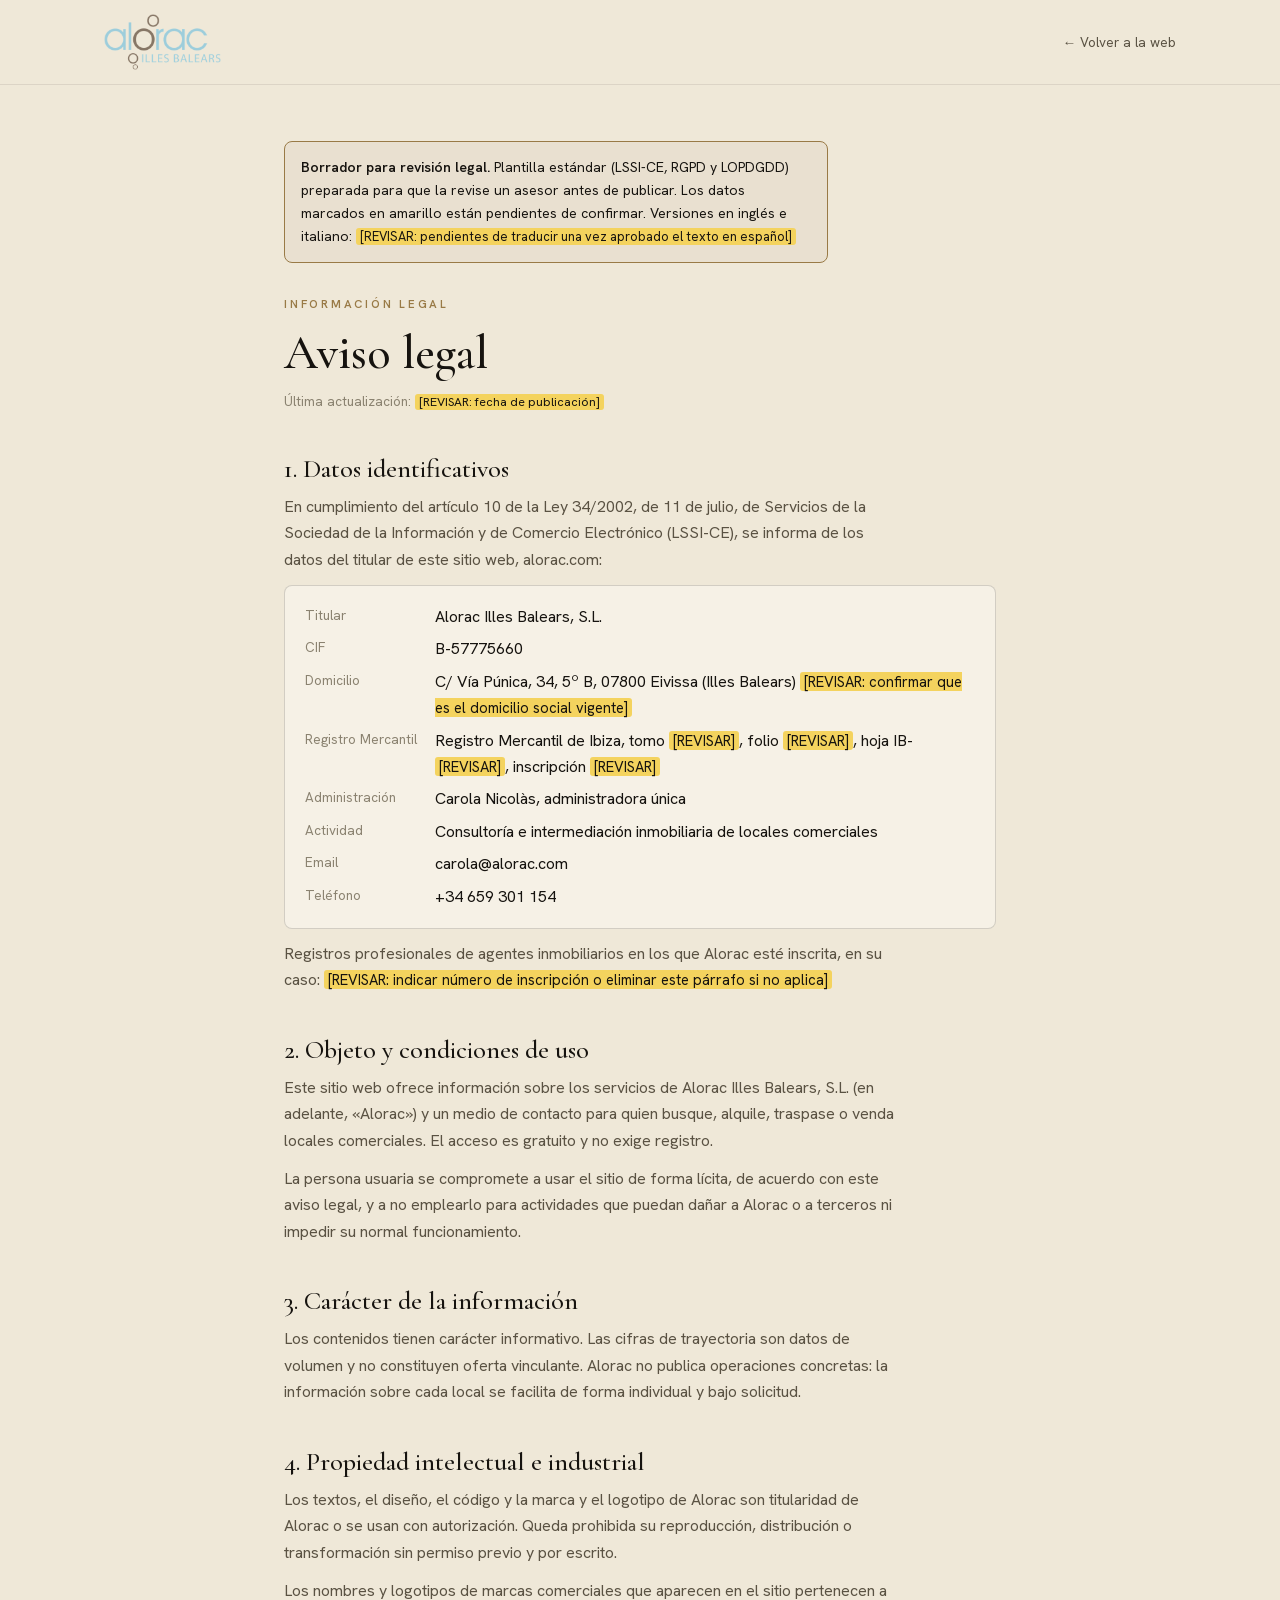
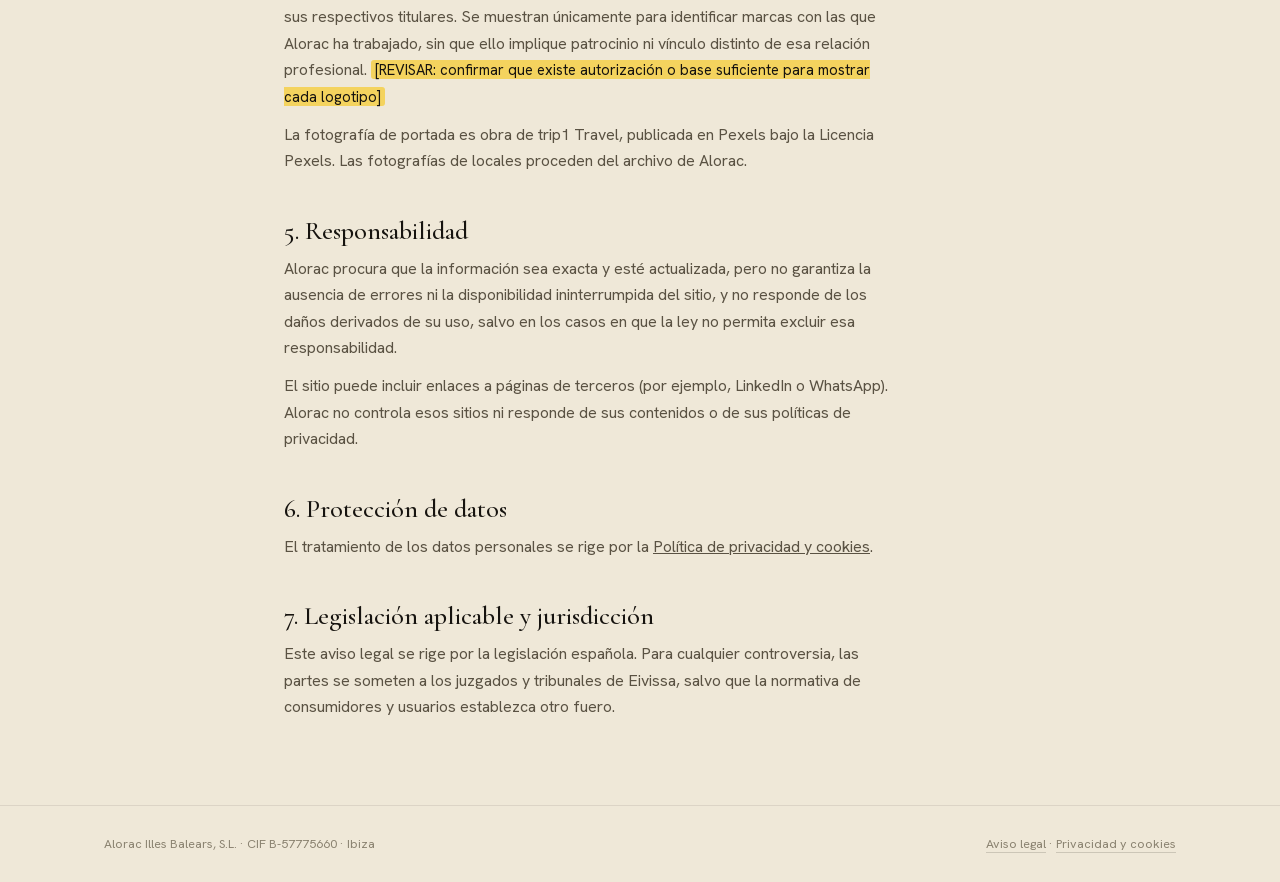
<file: aviso-legal.html>
<!doctype html>
<html lang="es">
<head>
<meta charset="utf-8">
<meta name="viewport" content="width=device-width,initial-scale=1,viewport-fit=cover">
<title>Aviso legal · Alorac</title>
<meta name="robots" content="noindex,follow">
<link rel="canonical" href="https://alorac.com/aviso-legal.html">
<link rel="icon" href="data:image/svg+xml,%3Csvg xmlns='http://www.w3.org/2000/svg' viewBox='0 0 32 32'%3E%3Crect width='32' height='32' rx='6' fill='%2316130F'/%3E%3Ctext x='16' y='23' text-anchor='middle' font-family='Georgia,serif' font-size='20' fill='%23C7A469'%3EA%3C/text%3E%3C/svg%3E">
<link rel="stylesheet" href="assets/fonts.css">
<style>
  :root{--paper:#EFE8D8;--panel:#F6F1E6;--ink:#16130F;--ink-soft:#5A5243;--ink-faint:#8A8270;--brass:#997A46;--line:rgba(22,19,15,.16);--line-2:rgba(22,19,15,.09);
    --serif:"Cormorant Garamond",Georgia,"Times New Roman",serif;--sans:"Hanken Grotesk",-apple-system,BlinkMacSystemFont,"Segoe UI",sans-serif;color-scheme:light}
  @media (prefers-color-scheme:dark){:root:not([data-theme="light"]){--paper:#14120E;--panel:#1E1A14;--ink:#EEE7D6;--ink-soft:#B0A791;--ink-faint:#7E7663;--brass:#C7A469;--line:rgba(238,231,214,.16);--line-2:rgba(238,231,214,.08);color-scheme:dark}}
  :root[data-theme="dark"]{--paper:#14120E;--panel:#1E1A14;--ink:#EEE7D6;--ink-soft:#B0A791;--ink-faint:#7E7663;--brass:#C7A469;--line:rgba(238,231,214,.16);--line-2:rgba(238,231,214,.08);color-scheme:dark}
  *{box-sizing:border-box}
  body{margin:0;background:var(--paper);color:var(--ink);font:16px/1.65 var(--sans);-webkit-font-smoothing:antialiased}
  a{color:inherit}
  .wrap{max-width:760px;margin:0 auto;padding-inline:24px}
  header{border-bottom:1px solid var(--line-2)}
  header .wrap{max-width:1120px;height:84px;display:flex;align-items:center;justify-content:space-between;gap:16px}
  header img{display:block;height:56px;width:auto}
  header .dark{display:none}
  @media (prefers-color-scheme:dark){:root:not([data-theme="light"]) header .light{display:none}:root:not([data-theme="light"]) header .dark{display:block}}
  .back{font-size:13.5px;color:var(--ink-soft);text-decoration:none}
  .back:hover{color:var(--ink)}
  main{padding-block:56px 72px}
  .eyebrow{font-size:11.5px;letter-spacing:.24em;text-transform:uppercase;color:var(--brass);font-weight:600;margin:0 0 14px}
  h1{font:500 clamp(34px,5vw,48px)/1.08 var(--serif);margin:0 0 10px;text-wrap:balance}
  .updated{color:var(--ink-faint);font-size:13.5px;margin:0 0 36px}
  h2{font:500 26px/1.2 var(--serif);margin:40px 0 10px;text-wrap:balance}
  p,li{color:var(--ink-soft);max-width:68ch}
  p{margin:0 0 12px}
  ul{margin:0 0 12px;padding-left:20px}
  li{margin-bottom:6px}
  strong{color:var(--ink);font-weight:600}
  dl{display:grid;grid-template-columns:max-content 1fr;gap:6px 18px;margin:0 0 12px;padding:18px 20px;background:var(--panel);border:1px solid var(--line);border-radius:8px}
  dt{color:var(--ink-faint);font-size:13.5px}
  dd{margin:0;color:var(--ink);overflow-wrap:anywhere}
  @media (max-width:560px){dl{grid-template-columns:1fr}dt{margin-top:6px}}
  mark.rev{background:#F4D35E;color:#16130F;padding:0 4px;border-radius:3px;font-size:.92em}
  .draft{background:color-mix(in srgb,var(--brass) 14%,var(--panel));border:1px solid var(--brass);border-radius:8px;padding:14px 16px;font-size:14px;color:var(--ink);margin:0 0 32px}
  footer{border-top:1px solid var(--line-2);padding-block:28px;color:var(--ink-faint);font-size:12.5px}
  footer .wrap{max-width:1120px;display:flex;gap:16px;flex-wrap:wrap;justify-content:space-between}
  footer a{text-decoration:none;border-bottom:1px solid var(--line)}
</style>
</head>
<body>
<header><div class="wrap">
  <a href="./" aria-label="Alorac Illes Balears, inicio"><img class="light" src="assets/alorac-logo.png" alt="Alorac Illes Balears" width="720" height="344"><img class="dark" src="assets/alorac-logo-dark.png" alt="" width="720" height="344" aria-hidden="true"></a>
  <a class="back" href="./">← Volver a la web</a>
</div></header>
<main><div class="wrap">
<p class="draft"><strong>Borrador para revisión legal.</strong> Plantilla estándar (LSSI-CE, RGPD y LOPDGDD) preparada para que la revise un asesor antes de publicar. Los datos marcados en amarillo están pendientes de confirmar. Versiones en inglés e italiano: <mark class="rev">[REVISAR: pendientes de traducir una vez aprobado el texto en español]</mark></p>

<p class="eyebrow">Información legal</p>
<h1>Aviso legal</h1>
<p class="updated">Última actualización: <mark class="rev">[REVISAR: fecha de publicación]</mark></p>

<h2>1. Datos identificativos</h2>
<p>En cumplimiento del artículo 10 de la Ley 34/2002, de 11 de julio, de Servicios de la Sociedad de la Información y de Comercio Electrónico (LSSI-CE), se informa de los datos del titular de este sitio web, alorac.com:</p>
<dl>
  <dt>Titular</dt><dd>Alorac Illes Balears, S.L.</dd>
  <dt>CIF</dt><dd>B-57775660</dd>
  <dt>Domicilio</dt><dd>C/ Vía Púnica, 34, 5º B, 07800 Eivissa (Illes Balears) <mark class="rev">[REVISAR: confirmar que es el domicilio social vigente]</mark></dd>
  <dt>Registro Mercantil</dt><dd>Registro Mercantil de Ibiza, tomo <mark class="rev">[REVISAR]</mark>, folio <mark class="rev">[REVISAR]</mark>, hoja IB-<mark class="rev">[REVISAR]</mark>, inscripción <mark class="rev">[REVISAR]</mark></dd>
  <dt>Administración</dt><dd>Carola Nicolàs, administradora única</dd>
  <dt>Actividad</dt><dd>Consultoría e intermediación inmobiliaria de locales comerciales</dd>
  <dt>Email</dt><dd>carola@alorac.com</dd>
  <dt>Teléfono</dt><dd>+34 659 301 154</dd>
</dl>
<p>Registros profesionales de agentes inmobiliarios en los que Alorac esté inscrita, en su caso: <mark class="rev">[REVISAR: indicar número de inscripción o eliminar este párrafo si no aplica]</mark></p>

<h2>2. Objeto y condiciones de uso</h2>
<p>Este sitio web ofrece información sobre los servicios de Alorac Illes Balears, S.L. (en adelante, «Alorac») y un medio de contacto para quien busque, alquile, traspase o venda locales comerciales. El acceso es gratuito y no exige registro.</p>
<p>La persona usuaria se compromete a usar el sitio de forma lícita, de acuerdo con este aviso legal, y a no emplearlo para actividades que puedan dañar a Alorac o a terceros ni impedir su normal funcionamiento.</p>

<h2>3. Carácter de la información</h2>
<p>Los contenidos tienen carácter informativo. Las cifras de trayectoria son datos de volumen y no constituyen oferta vinculante. Alorac no publica operaciones concretas: la información sobre cada local se facilita de forma individual y bajo solicitud.</p>

<h2>4. Propiedad intelectual e industrial</h2>
<p>Los textos, el diseño, el código y la marca y el logotipo de Alorac son titularidad de Alorac o se usan con autorización. Queda prohibida su reproducción, distribución o transformación sin permiso previo y por escrito.</p>
<p>Los nombres y logotipos de marcas comerciales que aparecen en el sitio pertenecen a sus respectivos titulares. Se muestran únicamente para identificar marcas con las que Alorac ha trabajado, sin que ello implique patrocinio ni vínculo distinto de esa relación profesional. <mark class="rev">[REVISAR: confirmar que existe autorización o base suficiente para mostrar cada logotipo]</mark></p>
<p>La fotografía de portada es obra de trip1 Travel, publicada en Pexels bajo la Licencia Pexels. Las fotografías de locales proceden del archivo de Alorac.</p>

<h2>5. Responsabilidad</h2>
<p>Alorac procura que la información sea exacta y esté actualizada, pero no garantiza la ausencia de errores ni la disponibilidad ininterrumpida del sitio, y no responde de los daños derivados de su uso, salvo en los casos en que la ley no permita excluir esa responsabilidad.</p>
<p>El sitio puede incluir enlaces a páginas de terceros (por ejemplo, LinkedIn o WhatsApp). Alorac no controla esos sitios ni responde de sus contenidos o de sus políticas de privacidad.</p>

<h2>6. Protección de datos</h2>
<p>El tratamiento de los datos personales se rige por la <a href="privacidad.html">Política de privacidad y cookies</a>.</p>

<h2>7. Legislación aplicable y jurisdicción</h2>
<p>Este aviso legal se rige por la legislación española. Para cualquier controversia, las partes se someten a los juzgados y tribunales de Eivissa, salvo que la normativa de consumidores y usuarios establezca otro fuero.</p>
</div></main>
<footer><div class="wrap">
  <div>Alorac Illes Balears, S.L. · CIF B-57775660 · Ibiza</div>
  <div><a href="aviso-legal.html">Aviso legal</a> · <a href="privacidad.html">Privacidad y cookies</a></div>
</div></footer>
<script>try{var t=localStorage.getItem("alorac-theme");if(t)document.documentElement.setAttribute("data-theme",t)}catch(e){}</script>
</body>
</html>
</file>
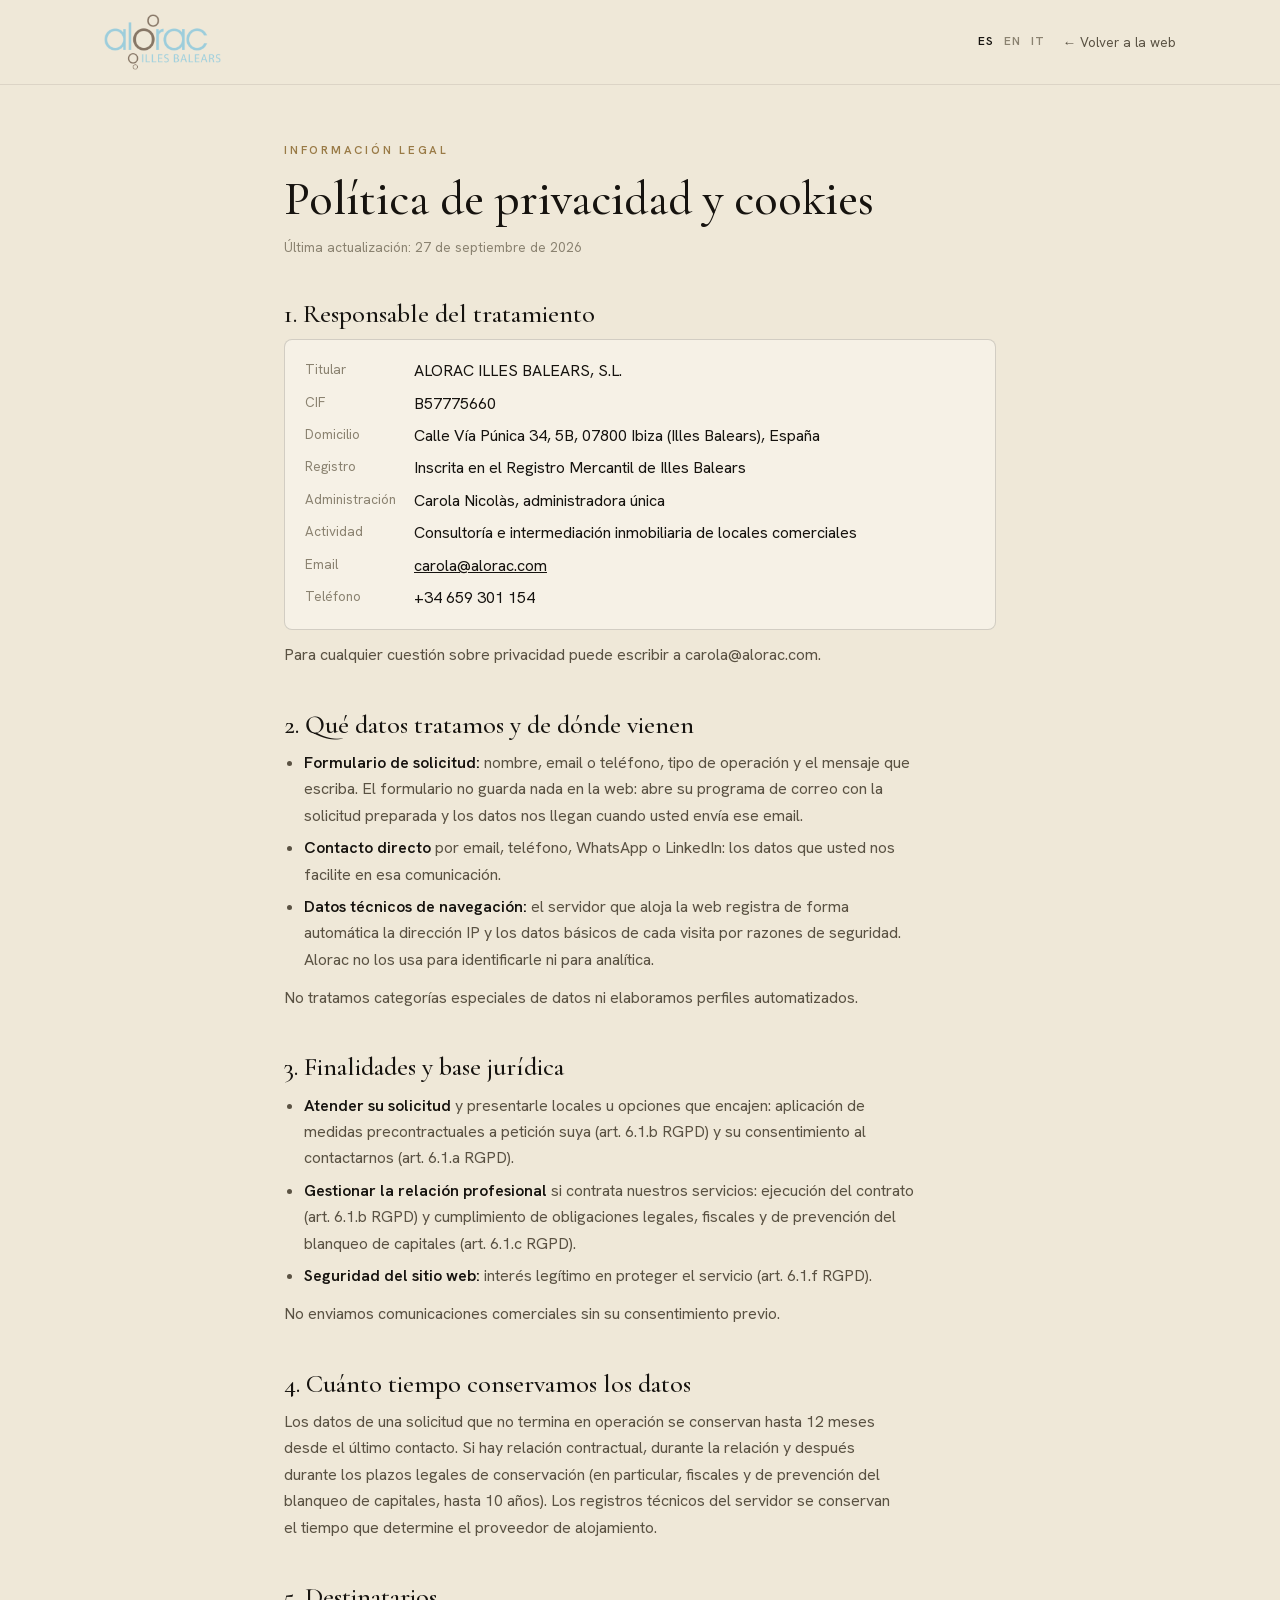
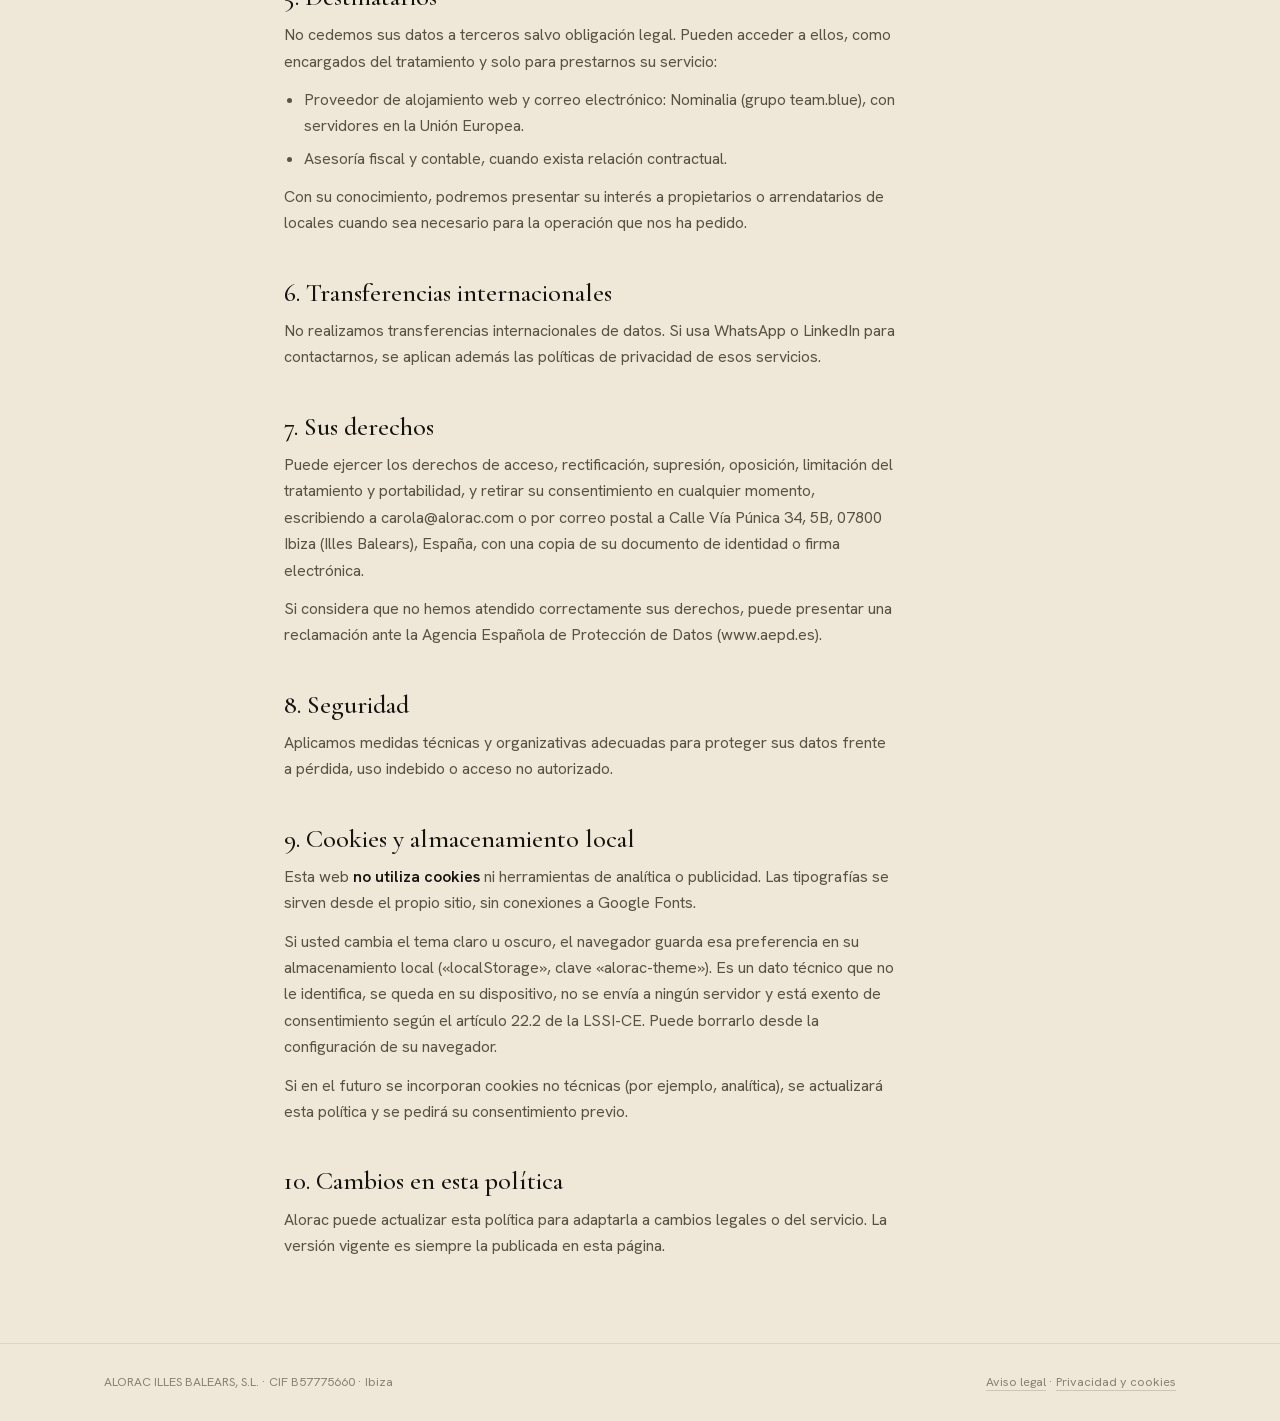
<file: privacidad.html>
<!doctype html>
<html lang="es">
<head>
<meta charset="utf-8">
<meta name="viewport" content="width=device-width,initial-scale=1,viewport-fit=cover">
<title>Política de privacidad y cookies · Alorac</title>
<meta name="robots" content="noindex,follow">
<link rel="canonical" href="https://alorac.com/privacidad.html">
<link rel="alternate" hreflang="es" href="https://alorac.com/privacidad.html">
<link rel="alternate" hreflang="en" href="https://alorac.com/en/privacy.html">
<link rel="alternate" hreflang="it" href="https://alorac.com/it/privacy.html">
<link rel="icon" href="data:image/svg+xml,%3Csvg xmlns='http://www.w3.org/2000/svg' viewBox='0 0 32 32'%3E%3Crect width='32' height='32' rx='6' fill='%2316130F'/%3E%3Ctext x='16' y='23' text-anchor='middle' font-family='Georgia,serif' font-size='20' fill='%23C7A469'%3EA%3C/text%3E%3C/svg%3E">
<link rel="stylesheet" href="assets/fonts.css">
<style>
  :root{--paper:#EFE8D8;--panel:#F6F1E6;--ink:#16130F;--ink-soft:#5A5243;--ink-faint:#8A8270;--brass:#997A46;--line:rgba(22,19,15,.16);--line-2:rgba(22,19,15,.09);
    --serif:"Cormorant Garamond",Georgia,"Times New Roman",serif;--sans:"Hanken Grotesk",-apple-system,BlinkMacSystemFont,"Segoe UI",sans-serif;color-scheme:light}
  @media (prefers-color-scheme:dark){:root:not([data-theme="light"]){--paper:#14120E;--panel:#1E1A14;--ink:#EEE7D6;--ink-soft:#B0A791;--ink-faint:#7E7663;--brass:#C7A469;--line:rgba(238,231,214,.16);--line-2:rgba(238,231,214,.08);color-scheme:dark}}
  :root[data-theme="dark"]{--paper:#14120E;--panel:#1E1A14;--ink:#EEE7D6;--ink-soft:#B0A791;--ink-faint:#7E7663;--brass:#C7A469;--line:rgba(238,231,214,.16);--line-2:rgba(238,231,214,.08);color-scheme:dark}
  *{box-sizing:border-box}
  body{margin:0;background:var(--paper);color:var(--ink);font:16px/1.65 var(--sans);-webkit-font-smoothing:antialiased}
  a{color:inherit}
  .wrap{max-width:760px;margin:0 auto;padding-inline:24px}
  header{border-bottom:1px solid var(--line-2)}
  header .wrap{max-width:1120px;height:84px;display:flex;align-items:center;justify-content:space-between;gap:16px}
  header img{display:block;height:56px;width:auto}
  header .dark{display:none}
  @media (prefers-color-scheme:dark){:root:not([data-theme="light"]) header .light{display:none}:root:not([data-theme="light"]) header .dark{display:block}}
  :root[data-theme="dark"] header .light{display:none}
  :root[data-theme="dark"] header .dark{display:block}
  .tools{display:flex;align-items:center;gap:18px;font-size:13.5px}
  .langs{display:flex;gap:10px}
  .langs a{text-decoration:none;color:var(--ink-faint);font-weight:600;letter-spacing:.08em;font-size:12px}
  .langs a[aria-current="page"]{color:var(--ink)}
  .back{color:var(--ink-soft);text-decoration:none}
  .back:hover{color:var(--ink)}
  main{padding-block:56px 72px}
  .eyebrow{font-size:11.5px;letter-spacing:.24em;text-transform:uppercase;color:var(--brass);font-weight:600;margin:0 0 14px}
  h1{font:500 clamp(34px,5vw,48px)/1.08 var(--serif);margin:0 0 10px;text-wrap:balance}
  .updated{color:var(--ink-faint);font-size:13.5px;margin:0 0 36px}
  h2{font:500 26px/1.2 var(--serif);margin:40px 0 10px;text-wrap:balance}
  p,li{color:var(--ink-soft);max-width:68ch}
  p{margin:0 0 12px}
  ul{margin:0 0 12px;padding-left:20px}
  li{margin-bottom:6px}
  strong{color:var(--ink);font-weight:600}
  dl{display:grid;grid-template-columns:max-content 1fr;gap:6px 18px;margin:0 0 12px;padding:18px 20px;background:var(--panel);border:1px solid var(--line);border-radius:8px}
  dt{color:var(--ink-faint);font-size:13.5px}
  dd{margin:0;color:var(--ink);overflow-wrap:anywhere}
  @media (max-width:560px){dl{grid-template-columns:1fr}dt{margin-top:6px}header .back{display:none}}
  .note{margin-top:32px;font-size:13.5px;color:var(--ink-faint)}
  footer{border-top:1px solid var(--line-2);padding-block:28px;color:var(--ink-faint);font-size:12.5px}
  footer .wrap{max-width:1120px;display:flex;gap:16px;flex-wrap:wrap;justify-content:space-between}
  footer a{text-decoration:none;border-bottom:1px solid var(--line)}
</style>
</head>
<body>
<header><div class="wrap">
  <a href="./" aria-label="Alorac Illes Balears"><img class="light" src="assets/alorac-logo.png" alt="Alorac Illes Balears" width="720" height="344"><img class="dark" src="assets/alorac-logo-dark.png" alt="" width="720" height="344" aria-hidden="true"></a>
  <div class="tools"><nav class="langs" aria-label="Idioma"><a href="privacidad.html" hreflang="es" aria-current="page">ES</a> <a href="en/privacy.html" hreflang="en">EN</a> <a href="it/privacy.html" hreflang="it">IT</a></nav><a class="back" href="./">← Volver a la web</a></div>
</div></header>
<main><div class="wrap">
<p class="eyebrow">Información legal</p>
<h1>Política de privacidad y cookies</h1>
<p class="updated">Última actualización: 27 de septiembre de 2026</p>

<h2>1. Responsable del tratamiento</h2>
<dl>
  <dt>Titular</dt><dd>ALORAC ILLES BALEARS, S.L.</dd>
  <dt>CIF</dt><dd>B57775660</dd>
  <dt>Domicilio</dt><dd>Calle Vía Púnica 34, 5B, 07800 Ibiza (Illes Balears), España</dd>
  <dt>Registro</dt><dd>Inscrita en el Registro Mercantil de Illes Balears <!-- PENDIENTE MENOR: añadir tomo, folio, hoja e inscripción del Registro Mercantil cuando estén disponibles --></dd>
  <dt>Administración</dt><dd>Carola Nicolàs, administradora única</dd>
  <dt>Actividad</dt><dd>Consultoría e intermediación inmobiliaria de locales comerciales</dd>
  <dt>Email</dt><dd><a href="mailto:carola@alorac.com">carola@alorac.com</a></dd>
  <dt>Teléfono</dt><dd>+34 659 301 154</dd>
</dl>
<p>Para cualquier cuestión sobre privacidad puede escribir a carola@alorac.com.</p>
<h2>2. Qué datos tratamos y de dónde vienen</h2>
<ul>
  <li><strong>Formulario de solicitud:</strong> nombre, email o teléfono, tipo de operación y el mensaje que escriba. El formulario no guarda nada en la web: abre su programa de correo con la solicitud preparada y los datos nos llegan cuando usted envía ese email.</li>
  <li><strong>Contacto directo</strong> por email, teléfono, WhatsApp o LinkedIn: los datos que usted nos facilite en esa comunicación.</li>
  <li><strong>Datos técnicos de navegación:</strong> el servidor que aloja la web registra de forma automática la dirección IP y los datos básicos de cada visita por razones de seguridad. Alorac no los usa para identificarle ni para analítica.</li>
</ul>
<p>No tratamos categorías especiales de datos ni elaboramos perfiles automatizados.</p>
<h2>3. Finalidades y base jurídica</h2>
<ul>
  <li><strong>Atender su solicitud</strong> y presentarle locales u opciones que encajen: aplicación de medidas precontractuales a petición suya (art. 6.1.b RGPD) y su consentimiento al contactarnos (art. 6.1.a RGPD).</li>
  <li><strong>Gestionar la relación profesional</strong> si contrata nuestros servicios: ejecución del contrato (art. 6.1.b RGPD) y cumplimiento de obligaciones legales, fiscales y de prevención del blanqueo de capitales (art. 6.1.c RGPD).</li>
  <li><strong>Seguridad del sitio web:</strong> interés legítimo en proteger el servicio (art. 6.1.f RGPD).</li>
</ul>
<p>No enviamos comunicaciones comerciales sin su consentimiento previo.</p>
<h2>4. Cuánto tiempo conservamos los datos</h2>
<p>Los datos de una solicitud que no termina en operación se conservan hasta 12 meses desde el último contacto. Si hay relación contractual, durante la relación y después durante los plazos legales de conservación (en particular, fiscales y de prevención del blanqueo de capitales, hasta 10 años). Los registros técnicos del servidor se conservan el tiempo que determine el proveedor de alojamiento.</p>
<h2>5. Destinatarios</h2>
<p>No cedemos sus datos a terceros salvo obligación legal. Pueden acceder a ellos, como encargados del tratamiento y solo para prestarnos su servicio:</p>
<ul>
  <li>Proveedor de alojamiento web y correo electrónico: Nominalia (grupo team.blue), con servidores en la Unión Europea.</li>
  <li>Asesoría fiscal y contable, cuando exista relación contractual.</li>
</ul>
<p>Con su conocimiento, podremos presentar su interés a propietarios o arrendatarios de locales cuando sea necesario para la operación que nos ha pedido.</p>
<h2>6. Transferencias internacionales</h2>
<p>No realizamos transferencias internacionales de datos. Si usa WhatsApp o LinkedIn para contactarnos, se aplican además las políticas de privacidad de esos servicios.</p>
<h2>7. Sus derechos</h2>
<p>Puede ejercer los derechos de acceso, rectificación, supresión, oposición, limitación del tratamiento y portabilidad, y retirar su consentimiento en cualquier momento, escribiendo a carola@alorac.com o por correo postal a Calle Vía Púnica 34, 5B, 07800 Ibiza (Illes Balears), España, con una copia de su documento de identidad o firma electrónica.</p>
<p>Si considera que no hemos atendido correctamente sus derechos, puede presentar una reclamación ante la Agencia Española de Protección de Datos (www.aepd.es).</p>
<h2>8. Seguridad</h2>
<p>Aplicamos medidas técnicas y organizativas adecuadas para proteger sus datos frente a pérdida, uso indebido o acceso no autorizado.</p>
<h2>9. Cookies y almacenamiento local</h2>
<p>Esta web <strong>no utiliza cookies</strong> ni herramientas de analítica o publicidad. Las tipografías se sirven desde el propio sitio, sin conexiones a Google Fonts.</p>
<p>Si usted cambia el tema claro u oscuro, el navegador guarda esa preferencia en su almacenamiento local («localStorage», clave «alorac-theme»). Es un dato técnico que no le identifica, se queda en su dispositivo, no se envía a ningún servidor y está exento de consentimiento según el artículo 22.2 de la LSSI-CE. Puede borrarlo desde la configuración de su navegador.</p>
<p>Si en el futuro se incorporan cookies no técnicas (por ejemplo, analítica), se actualizará esta política y se pedirá su consentimiento previo.</p>
<h2>10. Cambios en esta política</h2>
<p>Alorac puede actualizar esta política para adaptarla a cambios legales o del servicio. La versión vigente es siempre la publicada en esta página.</p>

</div></main>
<footer><div class="wrap">
  <div>ALORAC ILLES BALEARS, S.L. · CIF B57775660 · Ibiza</div>
  <div><a href="aviso-legal.html">Aviso legal</a> · <a href="privacidad.html">Privacidad y cookies</a></div>
</div></footer>
<script>try{var t=localStorage.getItem("alorac-theme");if(t)document.documentElement.setAttribute("data-theme",t)}catch(e){}</script>
</body>
</html>
</file>
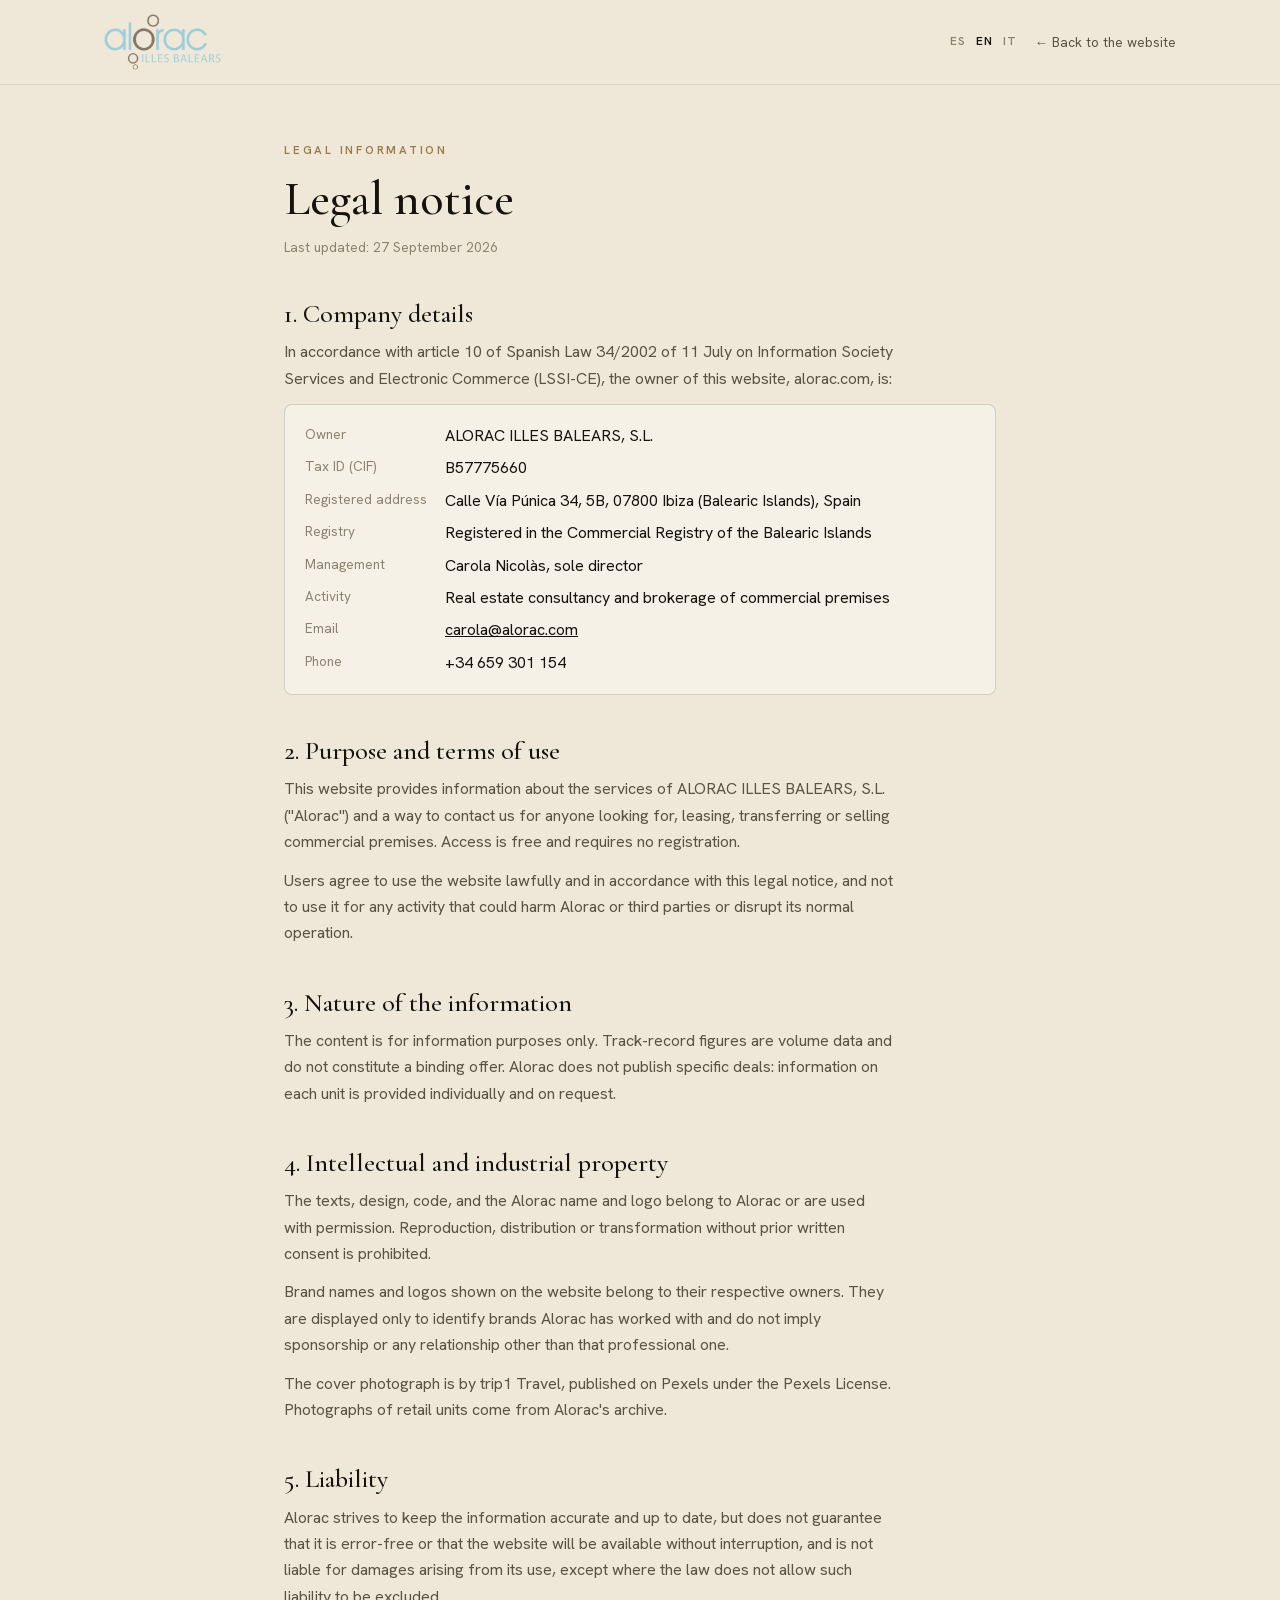
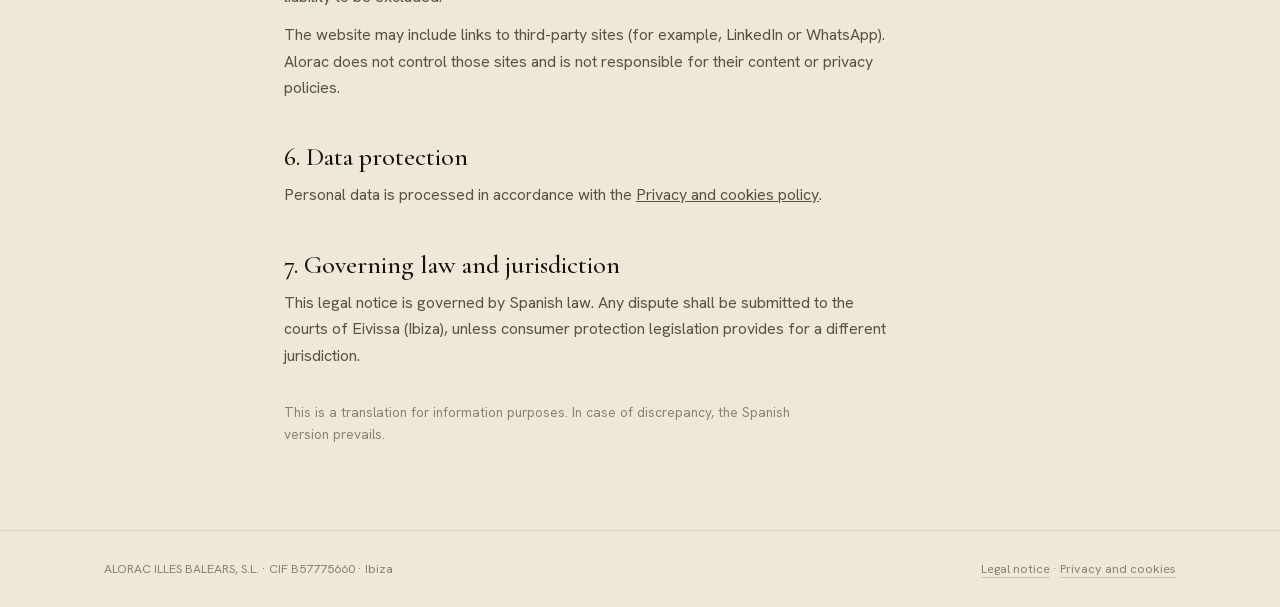
<file: en/legal-notice.html>
<!doctype html>
<html lang="en">
<head>
<meta charset="utf-8">
<meta name="viewport" content="width=device-width,initial-scale=1,viewport-fit=cover">
<title>Legal notice · Alorac</title>
<meta name="robots" content="noindex,follow">
<link rel="canonical" href="https://alorac.com/en/legal-notice.html">
<link rel="alternate" hreflang="es" href="https://alorac.com/aviso-legal.html">
<link rel="alternate" hreflang="en" href="https://alorac.com/en/legal-notice.html">
<link rel="alternate" hreflang="it" href="https://alorac.com/it/note-legali.html">
<link rel="icon" href="data:image/svg+xml,%3Csvg xmlns='http://www.w3.org/2000/svg' viewBox='0 0 32 32'%3E%3Crect width='32' height='32' rx='6' fill='%2316130F'/%3E%3Ctext x='16' y='23' text-anchor='middle' font-family='Georgia,serif' font-size='20' fill='%23C7A469'%3EA%3C/text%3E%3C/svg%3E">
<link rel="stylesheet" href="../assets/fonts.css">
<style>
  :root{--paper:#EFE8D8;--panel:#F6F1E6;--ink:#16130F;--ink-soft:#5A5243;--ink-faint:#8A8270;--brass:#997A46;--line:rgba(22,19,15,.16);--line-2:rgba(22,19,15,.09);
    --serif:"Cormorant Garamond",Georgia,"Times New Roman",serif;--sans:"Hanken Grotesk",-apple-system,BlinkMacSystemFont,"Segoe UI",sans-serif;color-scheme:light}
  @media (prefers-color-scheme:dark){:root:not([data-theme="light"]){--paper:#14120E;--panel:#1E1A14;--ink:#EEE7D6;--ink-soft:#B0A791;--ink-faint:#7E7663;--brass:#C7A469;--line:rgba(238,231,214,.16);--line-2:rgba(238,231,214,.08);color-scheme:dark}}
  :root[data-theme="dark"]{--paper:#14120E;--panel:#1E1A14;--ink:#EEE7D6;--ink-soft:#B0A791;--ink-faint:#7E7663;--brass:#C7A469;--line:rgba(238,231,214,.16);--line-2:rgba(238,231,214,.08);color-scheme:dark}
  *{box-sizing:border-box}
  body{margin:0;background:var(--paper);color:var(--ink);font:16px/1.65 var(--sans);-webkit-font-smoothing:antialiased}
  a{color:inherit}
  .wrap{max-width:760px;margin:0 auto;padding-inline:24px}
  header{border-bottom:1px solid var(--line-2)}
  header .wrap{max-width:1120px;height:84px;display:flex;align-items:center;justify-content:space-between;gap:16px}
  header img{display:block;height:56px;width:auto}
  header .dark{display:none}
  @media (prefers-color-scheme:dark){:root:not([data-theme="light"]) header .light{display:none}:root:not([data-theme="light"]) header .dark{display:block}}
  :root[data-theme="dark"] header .light{display:none}
  :root[data-theme="dark"] header .dark{display:block}
  .tools{display:flex;align-items:center;gap:18px;font-size:13.5px}
  .langs{display:flex;gap:10px}
  .langs a{text-decoration:none;color:var(--ink-faint);font-weight:600;letter-spacing:.08em;font-size:12px}
  .langs a[aria-current="page"]{color:var(--ink)}
  .back{color:var(--ink-soft);text-decoration:none}
  .back:hover{color:var(--ink)}
  main{padding-block:56px 72px}
  .eyebrow{font-size:11.5px;letter-spacing:.24em;text-transform:uppercase;color:var(--brass);font-weight:600;margin:0 0 14px}
  h1{font:500 clamp(34px,5vw,48px)/1.08 var(--serif);margin:0 0 10px;text-wrap:balance}
  .updated{color:var(--ink-faint);font-size:13.5px;margin:0 0 36px}
  h2{font:500 26px/1.2 var(--serif);margin:40px 0 10px;text-wrap:balance}
  p,li{color:var(--ink-soft);max-width:68ch}
  p{margin:0 0 12px}
  ul{margin:0 0 12px;padding-left:20px}
  li{margin-bottom:6px}
  strong{color:var(--ink);font-weight:600}
  dl{display:grid;grid-template-columns:max-content 1fr;gap:6px 18px;margin:0 0 12px;padding:18px 20px;background:var(--panel);border:1px solid var(--line);border-radius:8px}
  dt{color:var(--ink-faint);font-size:13.5px}
  dd{margin:0;color:var(--ink);overflow-wrap:anywhere}
  @media (max-width:560px){dl{grid-template-columns:1fr}dt{margin-top:6px}header .back{display:none}}
  .note{margin-top:32px;font-size:13.5px;color:var(--ink-faint)}
  footer{border-top:1px solid var(--line-2);padding-block:28px;color:var(--ink-faint);font-size:12.5px}
  footer .wrap{max-width:1120px;display:flex;gap:16px;flex-wrap:wrap;justify-content:space-between}
  footer a{text-decoration:none;border-bottom:1px solid var(--line)}
</style>
</head>
<body>
<header><div class="wrap">
  <a href="../" aria-label="Alorac Illes Balears"><img class="light" src="../assets/alorac-logo.png" alt="Alorac Illes Balears" width="720" height="344"><img class="dark" src="../assets/alorac-logo-dark.png" alt="" width="720" height="344" aria-hidden="true"></a>
  <div class="tools"><nav class="langs" aria-label="Idioma"><a href="../aviso-legal.html" hreflang="es">ES</a> <a href="legal-notice.html" hreflang="en" aria-current="page">EN</a> <a href="../it/note-legali.html" hreflang="it">IT</a></nav><a class="back" href="../">← Back to the website</a></div>
</div></header>
<main><div class="wrap">
<p class="eyebrow">Legal information</p>
<h1>Legal notice</h1>
<p class="updated">Last updated: 27 September 2026</p>

<h2>1. Company details</h2>
<p>In accordance with article 10 of Spanish Law 34/2002 of 11 July on Information Society Services and Electronic Commerce (LSSI-CE), the owner of this website, alorac.com, is:</p>
<dl>
  <dt>Owner</dt><dd>ALORAC ILLES BALEARS, S.L.</dd>
  <dt>Tax ID (CIF)</dt><dd>B57775660</dd>
  <dt>Registered address</dt><dd>Calle Vía Púnica 34, 5B, 07800 Ibiza (Balearic Islands), Spain</dd>
  <dt>Registry</dt><dd>Registered in the Commercial Registry of the Balearic Islands <!-- PENDIENTE MENOR: añadir tomo, folio, hoja e inscripción del Registro Mercantil cuando estén disponibles --></dd>
  <dt>Management</dt><dd>Carola Nicolàs, sole director</dd>
  <dt>Activity</dt><dd>Real estate consultancy and brokerage of commercial premises</dd>
  <dt>Email</dt><dd><a href="mailto:carola@alorac.com">carola@alorac.com</a></dd>
  <dt>Phone</dt><dd>+34 659 301 154</dd>
</dl>
<h2>2. Purpose and terms of use</h2>
<p>This website provides information about the services of ALORAC ILLES BALEARS, S.L. ("Alorac") and a way to contact us for anyone looking for, leasing, transferring or selling commercial premises. Access is free and requires no registration.</p>
<p>Users agree to use the website lawfully and in accordance with this legal notice, and not to use it for any activity that could harm Alorac or third parties or disrupt its normal operation.</p>
<h2>3. Nature of the information</h2>
<p>The content is for information purposes only. Track-record figures are volume data and do not constitute a binding offer. Alorac does not publish specific deals: information on each unit is provided individually and on request.</p>
<h2>4. Intellectual and industrial property</h2>
<p>The texts, design, code, and the Alorac name and logo belong to Alorac or are used with permission. Reproduction, distribution or transformation without prior written consent is prohibited.</p>
<p>Brand names and logos shown on the website belong to their respective owners. They are displayed only to identify brands Alorac has worked with and do not imply sponsorship or any relationship other than that professional one.</p>
<p>The cover photograph is by trip1 Travel, published on Pexels under the Pexels License. Photographs of retail units come from Alorac's archive.</p>
<h2>5. Liability</h2>
<p>Alorac strives to keep the information accurate and up to date, but does not guarantee that it is error-free or that the website will be available without interruption, and is not liable for damages arising from its use, except where the law does not allow such liability to be excluded.</p>
<p>The website may include links to third-party sites (for example, LinkedIn or WhatsApp). Alorac does not control those sites and is not responsible for their content or privacy policies.</p>
<h2>6. Data protection</h2>
<p>Personal data is processed in accordance with the <a href="privacy.html">Privacy and cookies policy</a>.</p>
<h2>7. Governing law and jurisdiction</h2>
<p>This legal notice is governed by Spanish law. Any dispute shall be submitted to the courts of Eivissa (Ibiza), unless consumer protection legislation provides for a different jurisdiction.</p>
<p class="note">This is a translation for information purposes. In case of discrepancy, the Spanish version prevails.</p>

</div></main>
<footer><div class="wrap">
  <div>ALORAC ILLES BALEARS, S.L. · CIF B57775660 · Ibiza</div>
  <div><a href="legal-notice.html">Legal notice</a> · <a href="privacy.html">Privacy and cookies</a></div>
</div></footer>
<script>try{var t=localStorage.getItem("alorac-theme");if(t)document.documentElement.setAttribute("data-theme",t)}catch(e){}</script>
</body>
</html>
</file>
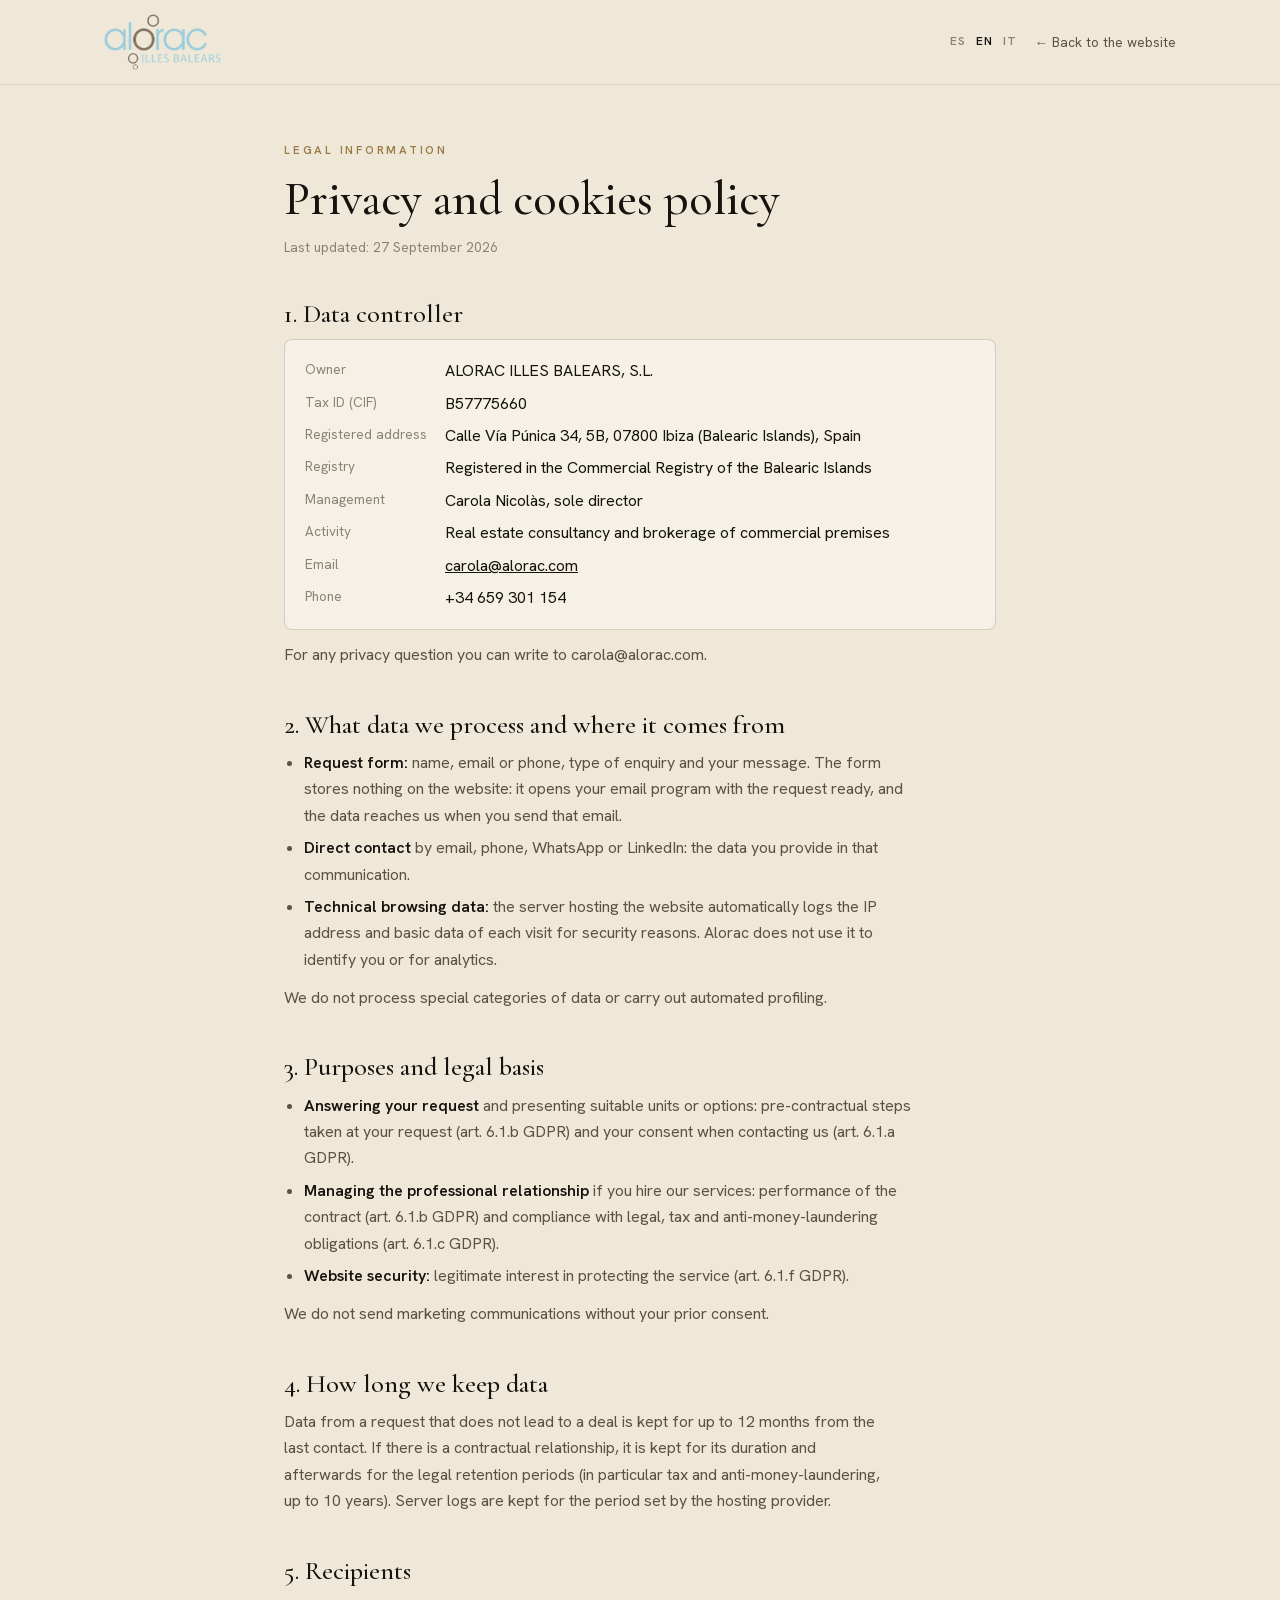
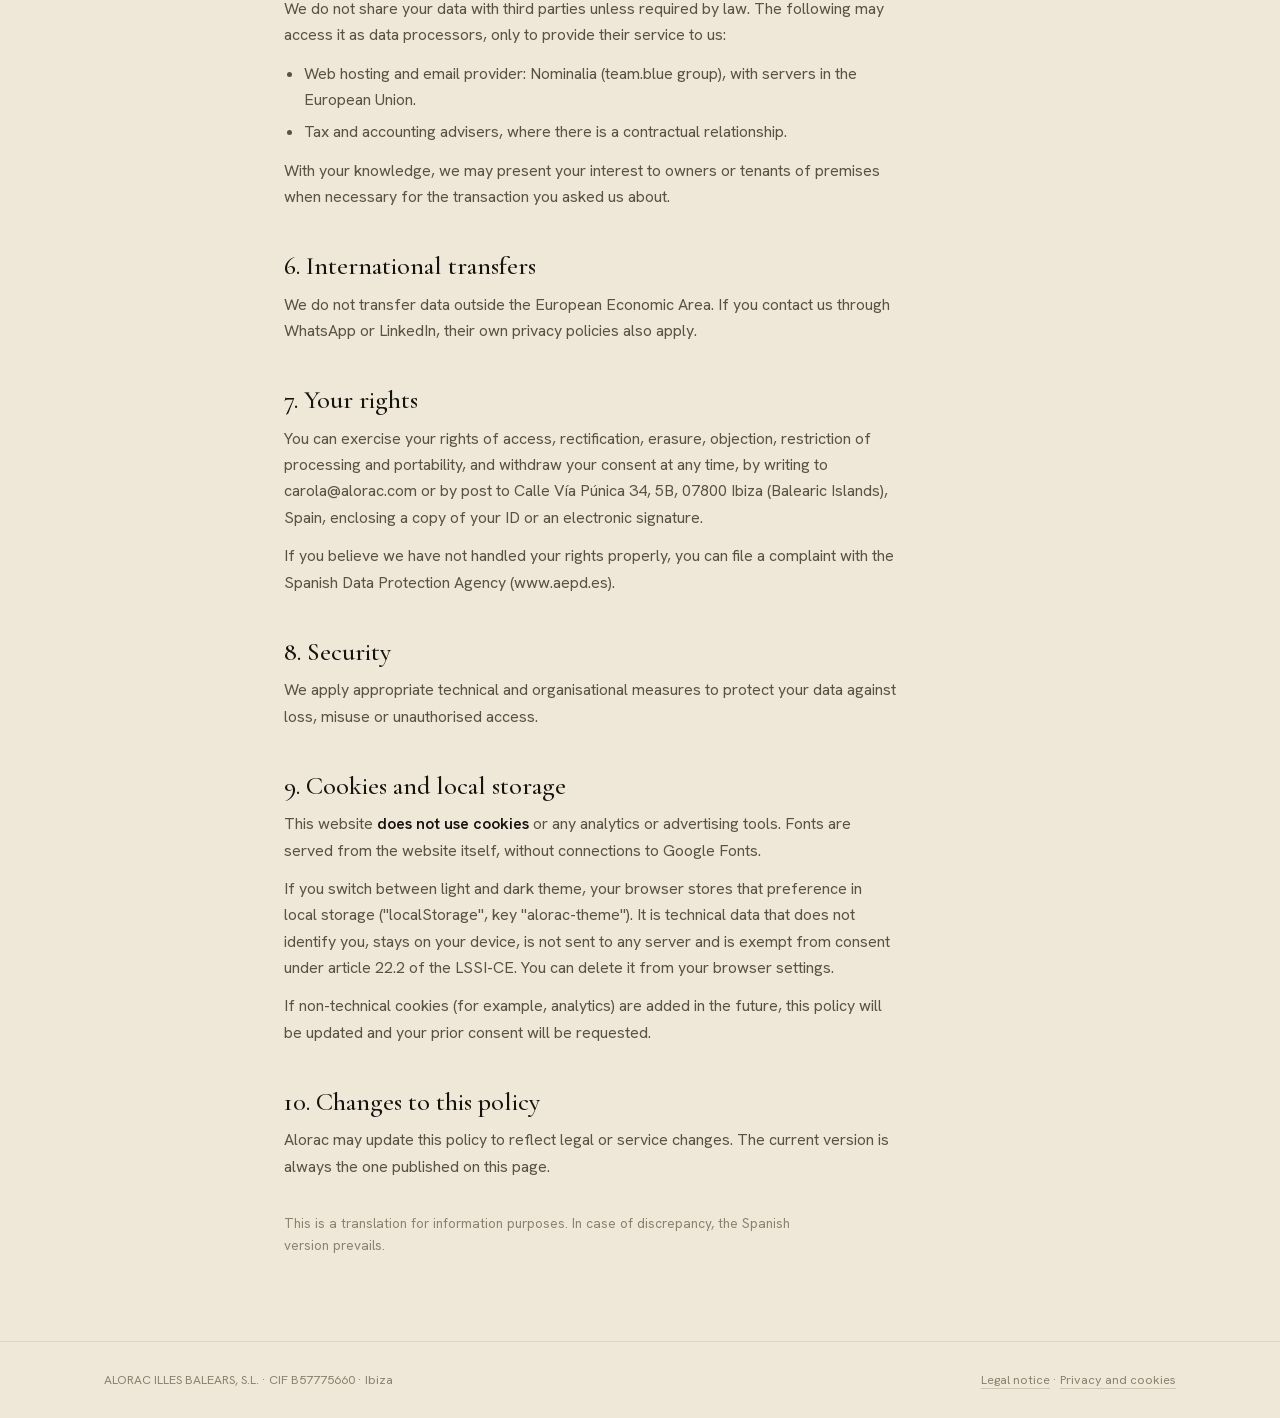
<file: en/privacy.html>
<!doctype html>
<html lang="en">
<head>
<meta charset="utf-8">
<meta name="viewport" content="width=device-width,initial-scale=1,viewport-fit=cover">
<title>Privacy and cookies policy · Alorac</title>
<meta name="robots" content="noindex,follow">
<link rel="canonical" href="https://alorac.com/en/privacy.html">
<link rel="alternate" hreflang="es" href="https://alorac.com/privacidad.html">
<link rel="alternate" hreflang="en" href="https://alorac.com/en/privacy.html">
<link rel="alternate" hreflang="it" href="https://alorac.com/it/privacy.html">
<link rel="icon" href="data:image/svg+xml,%3Csvg xmlns='http://www.w3.org/2000/svg' viewBox='0 0 32 32'%3E%3Crect width='32' height='32' rx='6' fill='%2316130F'/%3E%3Ctext x='16' y='23' text-anchor='middle' font-family='Georgia,serif' font-size='20' fill='%23C7A469'%3EA%3C/text%3E%3C/svg%3E">
<link rel="stylesheet" href="../assets/fonts.css">
<style>
  :root{--paper:#EFE8D8;--panel:#F6F1E6;--ink:#16130F;--ink-soft:#5A5243;--ink-faint:#8A8270;--brass:#997A46;--line:rgba(22,19,15,.16);--line-2:rgba(22,19,15,.09);
    --serif:"Cormorant Garamond",Georgia,"Times New Roman",serif;--sans:"Hanken Grotesk",-apple-system,BlinkMacSystemFont,"Segoe UI",sans-serif;color-scheme:light}
  @media (prefers-color-scheme:dark){:root:not([data-theme="light"]){--paper:#14120E;--panel:#1E1A14;--ink:#EEE7D6;--ink-soft:#B0A791;--ink-faint:#7E7663;--brass:#C7A469;--line:rgba(238,231,214,.16);--line-2:rgba(238,231,214,.08);color-scheme:dark}}
  :root[data-theme="dark"]{--paper:#14120E;--panel:#1E1A14;--ink:#EEE7D6;--ink-soft:#B0A791;--ink-faint:#7E7663;--brass:#C7A469;--line:rgba(238,231,214,.16);--line-2:rgba(238,231,214,.08);color-scheme:dark}
  *{box-sizing:border-box}
  body{margin:0;background:var(--paper);color:var(--ink);font:16px/1.65 var(--sans);-webkit-font-smoothing:antialiased}
  a{color:inherit}
  .wrap{max-width:760px;margin:0 auto;padding-inline:24px}
  header{border-bottom:1px solid var(--line-2)}
  header .wrap{max-width:1120px;height:84px;display:flex;align-items:center;justify-content:space-between;gap:16px}
  header img{display:block;height:56px;width:auto}
  header .dark{display:none}
  @media (prefers-color-scheme:dark){:root:not([data-theme="light"]) header .light{display:none}:root:not([data-theme="light"]) header .dark{display:block}}
  :root[data-theme="dark"] header .light{display:none}
  :root[data-theme="dark"] header .dark{display:block}
  .tools{display:flex;align-items:center;gap:18px;font-size:13.5px}
  .langs{display:flex;gap:10px}
  .langs a{text-decoration:none;color:var(--ink-faint);font-weight:600;letter-spacing:.08em;font-size:12px}
  .langs a[aria-current="page"]{color:var(--ink)}
  .back{color:var(--ink-soft);text-decoration:none}
  .back:hover{color:var(--ink)}
  main{padding-block:56px 72px}
  .eyebrow{font-size:11.5px;letter-spacing:.24em;text-transform:uppercase;color:var(--brass);font-weight:600;margin:0 0 14px}
  h1{font:500 clamp(34px,5vw,48px)/1.08 var(--serif);margin:0 0 10px;text-wrap:balance}
  .updated{color:var(--ink-faint);font-size:13.5px;margin:0 0 36px}
  h2{font:500 26px/1.2 var(--serif);margin:40px 0 10px;text-wrap:balance}
  p,li{color:var(--ink-soft);max-width:68ch}
  p{margin:0 0 12px}
  ul{margin:0 0 12px;padding-left:20px}
  li{margin-bottom:6px}
  strong{color:var(--ink);font-weight:600}
  dl{display:grid;grid-template-columns:max-content 1fr;gap:6px 18px;margin:0 0 12px;padding:18px 20px;background:var(--panel);border:1px solid var(--line);border-radius:8px}
  dt{color:var(--ink-faint);font-size:13.5px}
  dd{margin:0;color:var(--ink);overflow-wrap:anywhere}
  @media (max-width:560px){dl{grid-template-columns:1fr}dt{margin-top:6px}header .back{display:none}}
  .note{margin-top:32px;font-size:13.5px;color:var(--ink-faint)}
  footer{border-top:1px solid var(--line-2);padding-block:28px;color:var(--ink-faint);font-size:12.5px}
  footer .wrap{max-width:1120px;display:flex;gap:16px;flex-wrap:wrap;justify-content:space-between}
  footer a{text-decoration:none;border-bottom:1px solid var(--line)}
</style>
</head>
<body>
<header><div class="wrap">
  <a href="../" aria-label="Alorac Illes Balears"><img class="light" src="../assets/alorac-logo.png" alt="Alorac Illes Balears" width="720" height="344"><img class="dark" src="../assets/alorac-logo-dark.png" alt="" width="720" height="344" aria-hidden="true"></a>
  <div class="tools"><nav class="langs" aria-label="Idioma"><a href="../privacidad.html" hreflang="es">ES</a> <a href="privacy.html" hreflang="en" aria-current="page">EN</a> <a href="../it/privacy.html" hreflang="it">IT</a></nav><a class="back" href="../">← Back to the website</a></div>
</div></header>
<main><div class="wrap">
<p class="eyebrow">Legal information</p>
<h1>Privacy and cookies policy</h1>
<p class="updated">Last updated: 27 September 2026</p>

<h2>1. Data controller</h2>
<dl>
  <dt>Owner</dt><dd>ALORAC ILLES BALEARS, S.L.</dd>
  <dt>Tax ID (CIF)</dt><dd>B57775660</dd>
  <dt>Registered address</dt><dd>Calle Vía Púnica 34, 5B, 07800 Ibiza (Balearic Islands), Spain</dd>
  <dt>Registry</dt><dd>Registered in the Commercial Registry of the Balearic Islands <!-- PENDIENTE MENOR: añadir tomo, folio, hoja e inscripción del Registro Mercantil cuando estén disponibles --></dd>
  <dt>Management</dt><dd>Carola Nicolàs, sole director</dd>
  <dt>Activity</dt><dd>Real estate consultancy and brokerage of commercial premises</dd>
  <dt>Email</dt><dd><a href="mailto:carola@alorac.com">carola@alorac.com</a></dd>
  <dt>Phone</dt><dd>+34 659 301 154</dd>
</dl>
<p>For any privacy question you can write to carola@alorac.com.</p>
<h2>2. What data we process and where it comes from</h2>
<ul>
  <li><strong>Request form:</strong> name, email or phone, type of enquiry and your message. The form stores nothing on the website: it opens your email program with the request ready, and the data reaches us when you send that email.</li>
  <li><strong>Direct contact</strong> by email, phone, WhatsApp or LinkedIn: the data you provide in that communication.</li>
  <li><strong>Technical browsing data:</strong> the server hosting the website automatically logs the IP address and basic data of each visit for security reasons. Alorac does not use it to identify you or for analytics.</li>
</ul>
<p>We do not process special categories of data or carry out automated profiling.</p>
<h2>3. Purposes and legal basis</h2>
<ul>
  <li><strong>Answering your request</strong> and presenting suitable units or options: pre-contractual steps taken at your request (art. 6.1.b GDPR) and your consent when contacting us (art. 6.1.a GDPR).</li>
  <li><strong>Managing the professional relationship</strong> if you hire our services: performance of the contract (art. 6.1.b GDPR) and compliance with legal, tax and anti-money-laundering obligations (art. 6.1.c GDPR).</li>
  <li><strong>Website security:</strong> legitimate interest in protecting the service (art. 6.1.f GDPR).</li>
</ul>
<p>We do not send marketing communications without your prior consent.</p>
<h2>4. How long we keep data</h2>
<p>Data from a request that does not lead to a deal is kept for up to 12 months from the last contact. If there is a contractual relationship, it is kept for its duration and afterwards for the legal retention periods (in particular tax and anti-money-laundering, up to 10 years). Server logs are kept for the period set by the hosting provider.</p>
<h2>5. Recipients</h2>
<p>We do not share your data with third parties unless required by law. The following may access it as data processors, only to provide their service to us:</p>
<ul>
  <li>Web hosting and email provider: Nominalia (team.blue group), with servers in the European Union.</li>
  <li>Tax and accounting advisers, where there is a contractual relationship.</li>
</ul>
<p>With your knowledge, we may present your interest to owners or tenants of premises when necessary for the transaction you asked us about.</p>
<h2>6. International transfers</h2>
<p>We do not transfer data outside the European Economic Area. If you contact us through WhatsApp or LinkedIn, their own privacy policies also apply.</p>
<h2>7. Your rights</h2>
<p>You can exercise your rights of access, rectification, erasure, objection, restriction of processing and portability, and withdraw your consent at any time, by writing to carola@alorac.com or by post to Calle Vía Púnica 34, 5B, 07800 Ibiza (Balearic Islands), Spain, enclosing a copy of your ID or an electronic signature.</p>
<p>If you believe we have not handled your rights properly, you can file a complaint with the Spanish Data Protection Agency (www.aepd.es).</p>
<h2>8. Security</h2>
<p>We apply appropriate technical and organisational measures to protect your data against loss, misuse or unauthorised access.</p>
<h2>9. Cookies and local storage</h2>
<p>This website <strong>does not use cookies</strong> or any analytics or advertising tools. Fonts are served from the website itself, without connections to Google Fonts.</p>
<p>If you switch between light and dark theme, your browser stores that preference in local storage ("localStorage", key "alorac-theme"). It is technical data that does not identify you, stays on your device, is not sent to any server and is exempt from consent under article 22.2 of the LSSI-CE. You can delete it from your browser settings.</p>
<p>If non-technical cookies (for example, analytics) are added in the future, this policy will be updated and your prior consent will be requested.</p>
<h2>10. Changes to this policy</h2>
<p>Alorac may update this policy to reflect legal or service changes. The current version is always the one published on this page.</p>
<p class="note">This is a translation for information purposes. In case of discrepancy, the Spanish version prevails.</p>

</div></main>
<footer><div class="wrap">
  <div>ALORAC ILLES BALEARS, S.L. · CIF B57775660 · Ibiza</div>
  <div><a href="legal-notice.html">Legal notice</a> · <a href="privacy.html">Privacy and cookies</a></div>
</div></footer>
<script>try{var t=localStorage.getItem("alorac-theme");if(t)document.documentElement.setAttribute("data-theme",t)}catch(e){}</script>
</body>
</html>
</file>
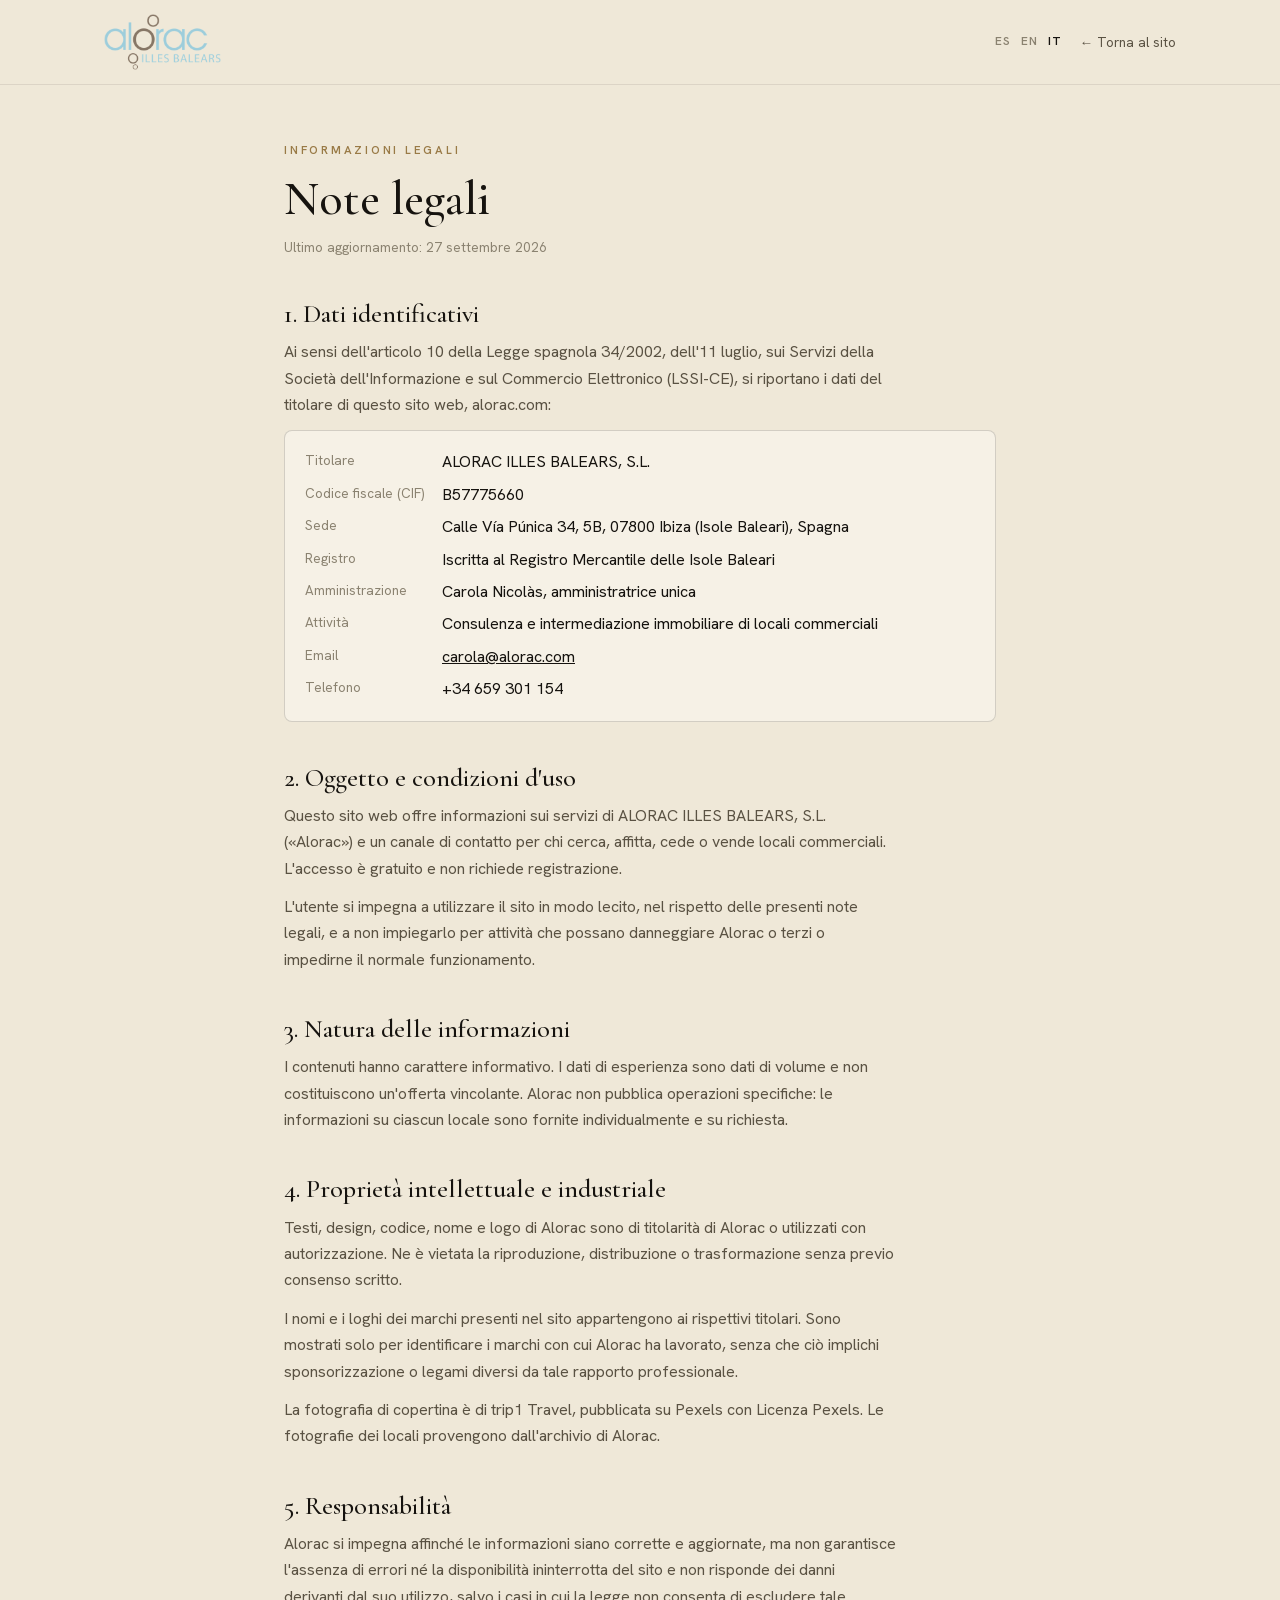
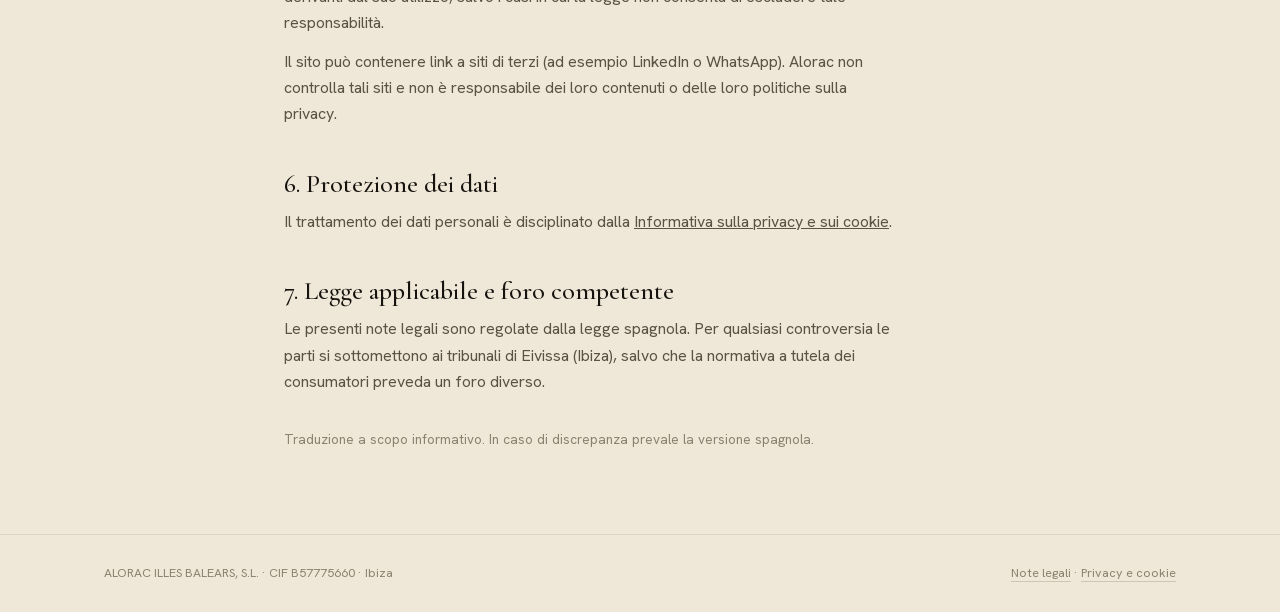
<file: it/note-legali.html>
<!doctype html>
<html lang="it">
<head>
<meta charset="utf-8">
<meta name="viewport" content="width=device-width,initial-scale=1,viewport-fit=cover">
<title>Note legali · Alorac</title>
<meta name="robots" content="noindex,follow">
<link rel="canonical" href="https://alorac.com/it/note-legali.html">
<link rel="alternate" hreflang="es" href="https://alorac.com/aviso-legal.html">
<link rel="alternate" hreflang="en" href="https://alorac.com/en/legal-notice.html">
<link rel="alternate" hreflang="it" href="https://alorac.com/it/note-legali.html">
<link rel="icon" href="data:image/svg+xml,%3Csvg xmlns='http://www.w3.org/2000/svg' viewBox='0 0 32 32'%3E%3Crect width='32' height='32' rx='6' fill='%2316130F'/%3E%3Ctext x='16' y='23' text-anchor='middle' font-family='Georgia,serif' font-size='20' fill='%23C7A469'%3EA%3C/text%3E%3C/svg%3E">
<link rel="stylesheet" href="../assets/fonts.css">
<style>
  :root{--paper:#EFE8D8;--panel:#F6F1E6;--ink:#16130F;--ink-soft:#5A5243;--ink-faint:#8A8270;--brass:#997A46;--line:rgba(22,19,15,.16);--line-2:rgba(22,19,15,.09);
    --serif:"Cormorant Garamond",Georgia,"Times New Roman",serif;--sans:"Hanken Grotesk",-apple-system,BlinkMacSystemFont,"Segoe UI",sans-serif;color-scheme:light}
  @media (prefers-color-scheme:dark){:root:not([data-theme="light"]){--paper:#14120E;--panel:#1E1A14;--ink:#EEE7D6;--ink-soft:#B0A791;--ink-faint:#7E7663;--brass:#C7A469;--line:rgba(238,231,214,.16);--line-2:rgba(238,231,214,.08);color-scheme:dark}}
  :root[data-theme="dark"]{--paper:#14120E;--panel:#1E1A14;--ink:#EEE7D6;--ink-soft:#B0A791;--ink-faint:#7E7663;--brass:#C7A469;--line:rgba(238,231,214,.16);--line-2:rgba(238,231,214,.08);color-scheme:dark}
  *{box-sizing:border-box}
  body{margin:0;background:var(--paper);color:var(--ink);font:16px/1.65 var(--sans);-webkit-font-smoothing:antialiased}
  a{color:inherit}
  .wrap{max-width:760px;margin:0 auto;padding-inline:24px}
  header{border-bottom:1px solid var(--line-2)}
  header .wrap{max-width:1120px;height:84px;display:flex;align-items:center;justify-content:space-between;gap:16px}
  header img{display:block;height:56px;width:auto}
  header .dark{display:none}
  @media (prefers-color-scheme:dark){:root:not([data-theme="light"]) header .light{display:none}:root:not([data-theme="light"]) header .dark{display:block}}
  :root[data-theme="dark"] header .light{display:none}
  :root[data-theme="dark"] header .dark{display:block}
  .tools{display:flex;align-items:center;gap:18px;font-size:13.5px}
  .langs{display:flex;gap:10px}
  .langs a{text-decoration:none;color:var(--ink-faint);font-weight:600;letter-spacing:.08em;font-size:12px}
  .langs a[aria-current="page"]{color:var(--ink)}
  .back{color:var(--ink-soft);text-decoration:none}
  .back:hover{color:var(--ink)}
  main{padding-block:56px 72px}
  .eyebrow{font-size:11.5px;letter-spacing:.24em;text-transform:uppercase;color:var(--brass);font-weight:600;margin:0 0 14px}
  h1{font:500 clamp(34px,5vw,48px)/1.08 var(--serif);margin:0 0 10px;text-wrap:balance}
  .updated{color:var(--ink-faint);font-size:13.5px;margin:0 0 36px}
  h2{font:500 26px/1.2 var(--serif);margin:40px 0 10px;text-wrap:balance}
  p,li{color:var(--ink-soft);max-width:68ch}
  p{margin:0 0 12px}
  ul{margin:0 0 12px;padding-left:20px}
  li{margin-bottom:6px}
  strong{color:var(--ink);font-weight:600}
  dl{display:grid;grid-template-columns:max-content 1fr;gap:6px 18px;margin:0 0 12px;padding:18px 20px;background:var(--panel);border:1px solid var(--line);border-radius:8px}
  dt{color:var(--ink-faint);font-size:13.5px}
  dd{margin:0;color:var(--ink);overflow-wrap:anywhere}
  @media (max-width:560px){dl{grid-template-columns:1fr}dt{margin-top:6px}header .back{display:none}}
  .note{margin-top:32px;font-size:13.5px;color:var(--ink-faint)}
  footer{border-top:1px solid var(--line-2);padding-block:28px;color:var(--ink-faint);font-size:12.5px}
  footer .wrap{max-width:1120px;display:flex;gap:16px;flex-wrap:wrap;justify-content:space-between}
  footer a{text-decoration:none;border-bottom:1px solid var(--line)}
</style>
</head>
<body>
<header><div class="wrap">
  <a href="../" aria-label="Alorac Illes Balears"><img class="light" src="../assets/alorac-logo.png" alt="Alorac Illes Balears" width="720" height="344"><img class="dark" src="../assets/alorac-logo-dark.png" alt="" width="720" height="344" aria-hidden="true"></a>
  <div class="tools"><nav class="langs" aria-label="Idioma"><a href="../aviso-legal.html" hreflang="es">ES</a> <a href="../en/legal-notice.html" hreflang="en">EN</a> <a href="note-legali.html" hreflang="it" aria-current="page">IT</a></nav><a class="back" href="../">← Torna al sito</a></div>
</div></header>
<main><div class="wrap">
<p class="eyebrow">Informazioni legali</p>
<h1>Note legali</h1>
<p class="updated">Ultimo aggiornamento: 27 settembre 2026</p>

<h2>1. Dati identificativi</h2>
<p>Ai sensi dell'articolo 10 della Legge spagnola 34/2002, dell'11 luglio, sui Servizi della Società dell'Informazione e sul Commercio Elettronico (LSSI-CE), si riportano i dati del titolare di questo sito web, alorac.com:</p>
<dl>
  <dt>Titolare</dt><dd>ALORAC ILLES BALEARS, S.L.</dd>
  <dt>Codice fiscale (CIF)</dt><dd>B57775660</dd>
  <dt>Sede</dt><dd>Calle Vía Púnica 34, 5B, 07800 Ibiza (Isole Baleari), Spagna</dd>
  <dt>Registro</dt><dd>Iscritta al Registro Mercantile delle Isole Baleari <!-- PENDIENTE MENOR: añadir tomo, folio, hoja e inscripción del Registro Mercantil cuando estén disponibles --></dd>
  <dt>Amministrazione</dt><dd>Carola Nicolàs, amministratrice unica</dd>
  <dt>Attività</dt><dd>Consulenza e intermediazione immobiliare di locali commerciali</dd>
  <dt>Email</dt><dd><a href="mailto:carola@alorac.com">carola@alorac.com</a></dd>
  <dt>Telefono</dt><dd>+34 659 301 154</dd>
</dl>
<h2>2. Oggetto e condizioni d'uso</h2>
<p>Questo sito web offre informazioni sui servizi di ALORAC ILLES BALEARS, S.L. («Alorac») e un canale di contatto per chi cerca, affitta, cede o vende locali commerciali. L'accesso è gratuito e non richiede registrazione.</p>
<p>L'utente si impegna a utilizzare il sito in modo lecito, nel rispetto delle presenti note legali, e a non impiegarlo per attività che possano danneggiare Alorac o terzi o impedirne il normale funzionamento.</p>
<h2>3. Natura delle informazioni</h2>
<p>I contenuti hanno carattere informativo. I dati di esperienza sono dati di volume e non costituiscono un'offerta vincolante. Alorac non pubblica operazioni specifiche: le informazioni su ciascun locale sono fornite individualmente e su richiesta.</p>
<h2>4. Proprietà intellettuale e industriale</h2>
<p>Testi, design, codice, nome e logo di Alorac sono di titolarità di Alorac o utilizzati con autorizzazione. Ne è vietata la riproduzione, distribuzione o trasformazione senza previo consenso scritto.</p>
<p>I nomi e i loghi dei marchi presenti nel sito appartengono ai rispettivi titolari. Sono mostrati solo per identificare i marchi con cui Alorac ha lavorato, senza che ciò implichi sponsorizzazione o legami diversi da tale rapporto professionale.</p>
<p>La fotografia di copertina è di trip1 Travel, pubblicata su Pexels con Licenza Pexels. Le fotografie dei locali provengono dall'archivio di Alorac.</p>
<h2>5. Responsabilità</h2>
<p>Alorac si impegna affinché le informazioni siano corrette e aggiornate, ma non garantisce l'assenza di errori né la disponibilità ininterrotta del sito e non risponde dei danni derivanti dal suo utilizzo, salvo i casi in cui la legge non consenta di escludere tale responsabilità.</p>
<p>Il sito può contenere link a siti di terzi (ad esempio LinkedIn o WhatsApp). Alorac non controlla tali siti e non è responsabile dei loro contenuti o delle loro politiche sulla privacy.</p>
<h2>6. Protezione dei dati</h2>
<p>Il trattamento dei dati personali è disciplinato dalla <a href="privacy.html">Informativa sulla privacy e sui cookie</a>.</p>
<h2>7. Legge applicabile e foro competente</h2>
<p>Le presenti note legali sono regolate dalla legge spagnola. Per qualsiasi controversia le parti si sottomettono ai tribunali di Eivissa (Ibiza), salvo che la normativa a tutela dei consumatori preveda un foro diverso.</p>
<p class="note">Traduzione a scopo informativo. In caso di discrepanza prevale la versione spagnola.</p>

</div></main>
<footer><div class="wrap">
  <div>ALORAC ILLES BALEARS, S.L. · CIF B57775660 · Ibiza</div>
  <div><a href="note-legali.html">Note legali</a> · <a href="privacy.html">Privacy e cookie</a></div>
</div></footer>
<script>try{var t=localStorage.getItem("alorac-theme");if(t)document.documentElement.setAttribute("data-theme",t)}catch(e){}</script>
</body>
</html>
</file>
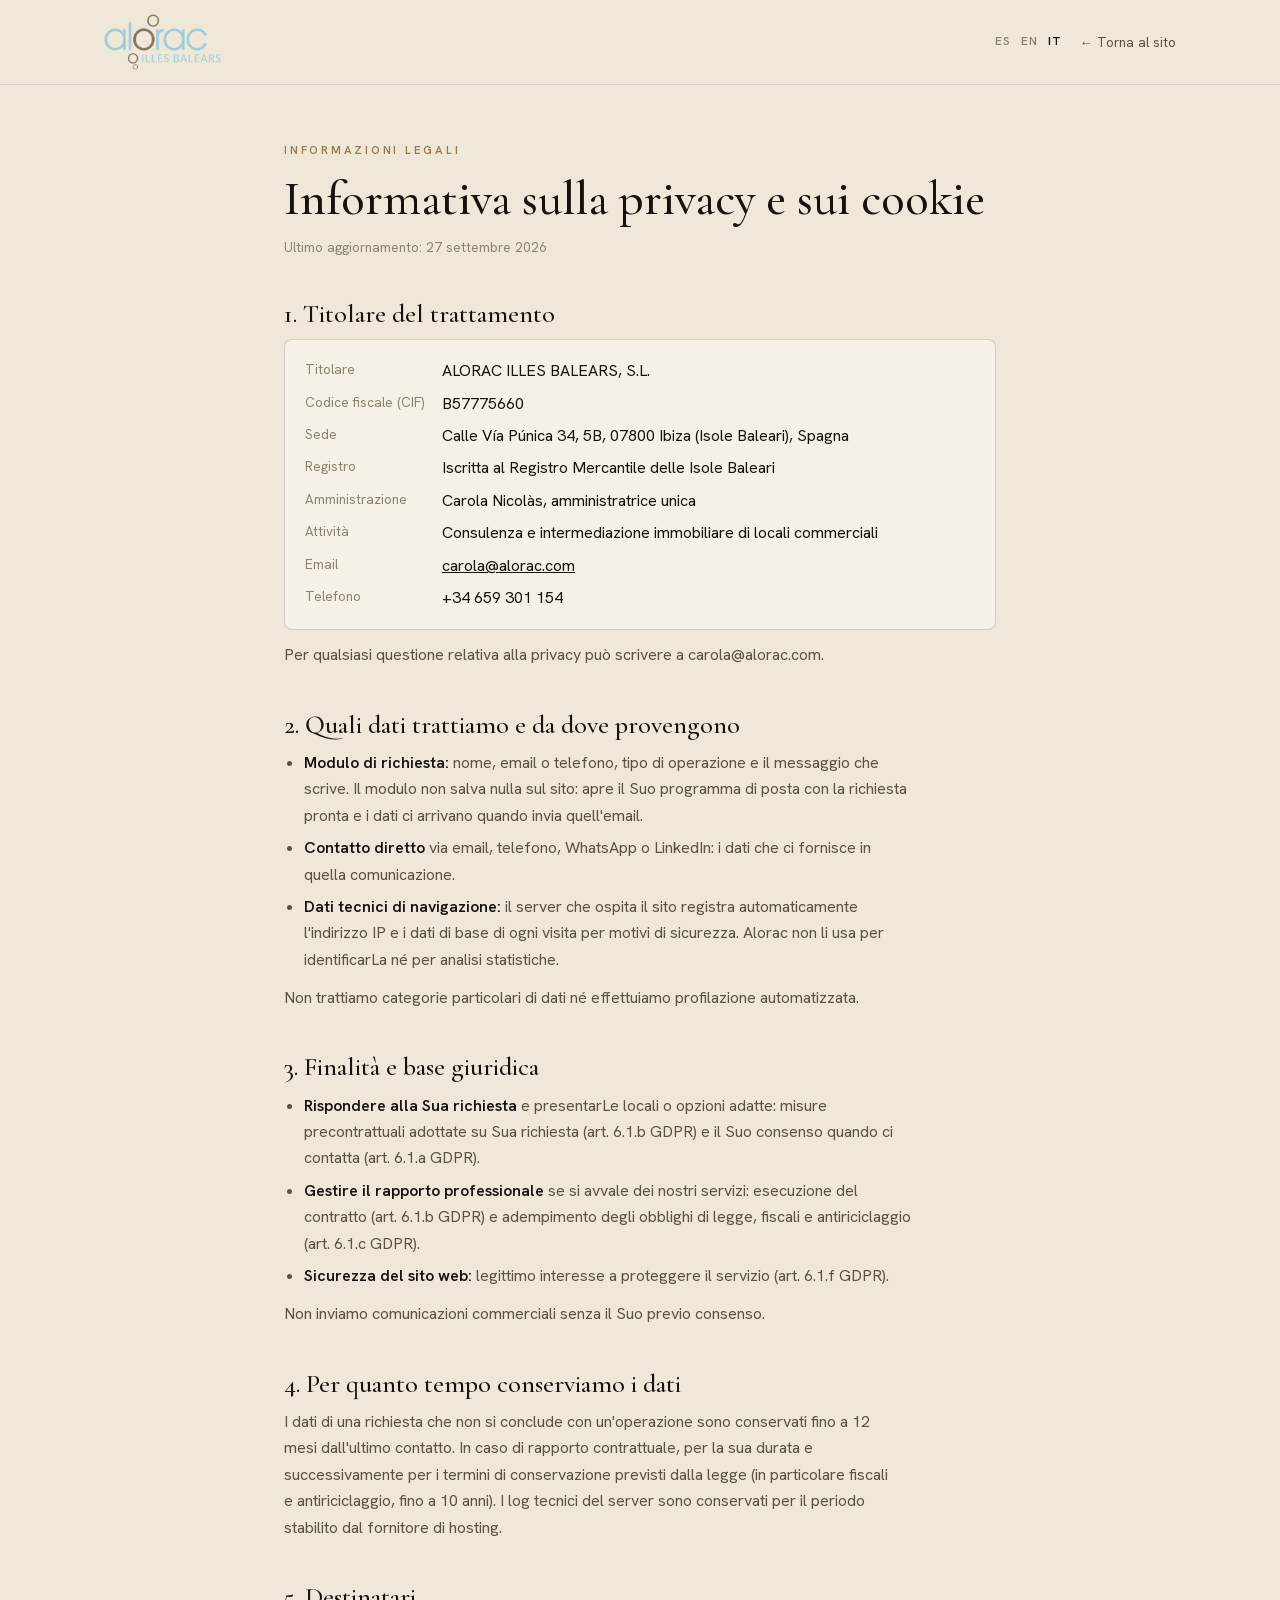
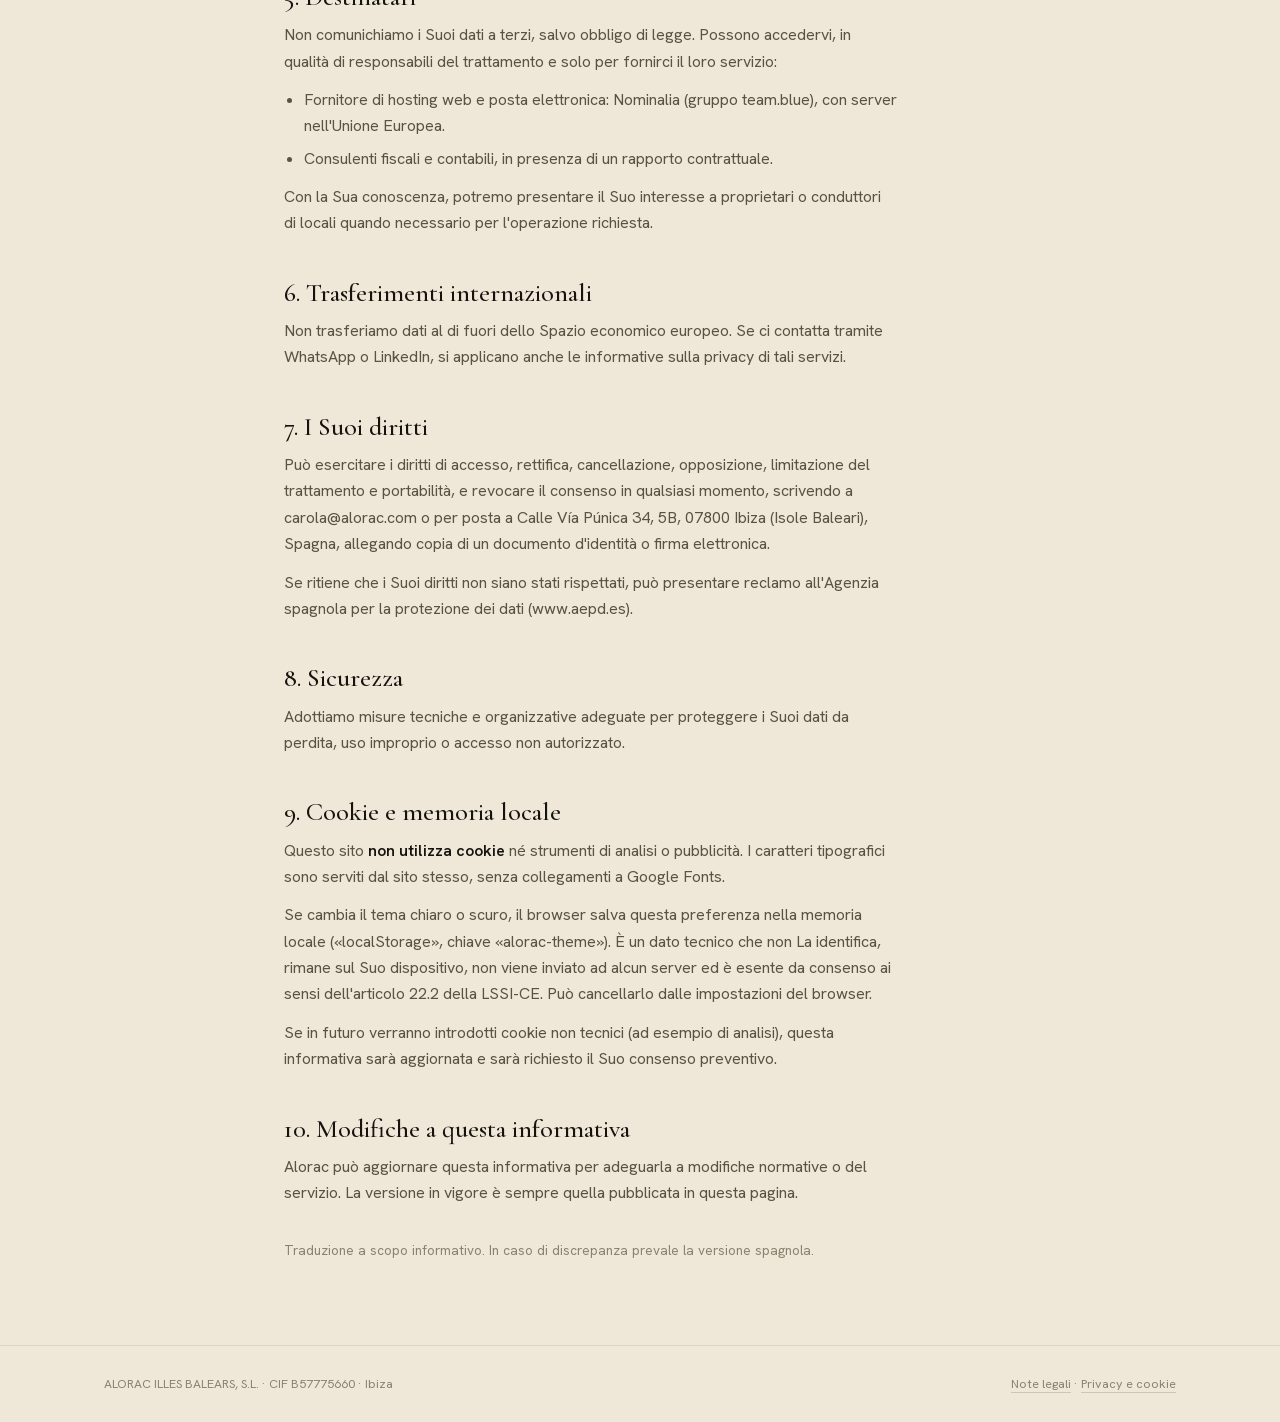
<file: it/privacy.html>
<!doctype html>
<html lang="it">
<head>
<meta charset="utf-8">
<meta name="viewport" content="width=device-width,initial-scale=1,viewport-fit=cover">
<title>Informativa sulla privacy e sui cookie · Alorac</title>
<meta name="robots" content="noindex,follow">
<link rel="canonical" href="https://alorac.com/it/privacy.html">
<link rel="alternate" hreflang="es" href="https://alorac.com/privacidad.html">
<link rel="alternate" hreflang="en" href="https://alorac.com/en/privacy.html">
<link rel="alternate" hreflang="it" href="https://alorac.com/it/privacy.html">
<link rel="icon" href="data:image/svg+xml,%3Csvg xmlns='http://www.w3.org/2000/svg' viewBox='0 0 32 32'%3E%3Crect width='32' height='32' rx='6' fill='%2316130F'/%3E%3Ctext x='16' y='23' text-anchor='middle' font-family='Georgia,serif' font-size='20' fill='%23C7A469'%3EA%3C/text%3E%3C/svg%3E">
<link rel="stylesheet" href="../assets/fonts.css">
<style>
  :root{--paper:#EFE8D8;--panel:#F6F1E6;--ink:#16130F;--ink-soft:#5A5243;--ink-faint:#8A8270;--brass:#997A46;--line:rgba(22,19,15,.16);--line-2:rgba(22,19,15,.09);
    --serif:"Cormorant Garamond",Georgia,"Times New Roman",serif;--sans:"Hanken Grotesk",-apple-system,BlinkMacSystemFont,"Segoe UI",sans-serif;color-scheme:light}
  @media (prefers-color-scheme:dark){:root:not([data-theme="light"]){--paper:#14120E;--panel:#1E1A14;--ink:#EEE7D6;--ink-soft:#B0A791;--ink-faint:#7E7663;--brass:#C7A469;--line:rgba(238,231,214,.16);--line-2:rgba(238,231,214,.08);color-scheme:dark}}
  :root[data-theme="dark"]{--paper:#14120E;--panel:#1E1A14;--ink:#EEE7D6;--ink-soft:#B0A791;--ink-faint:#7E7663;--brass:#C7A469;--line:rgba(238,231,214,.16);--line-2:rgba(238,231,214,.08);color-scheme:dark}
  *{box-sizing:border-box}
  body{margin:0;background:var(--paper);color:var(--ink);font:16px/1.65 var(--sans);-webkit-font-smoothing:antialiased}
  a{color:inherit}
  .wrap{max-width:760px;margin:0 auto;padding-inline:24px}
  header{border-bottom:1px solid var(--line-2)}
  header .wrap{max-width:1120px;height:84px;display:flex;align-items:center;justify-content:space-between;gap:16px}
  header img{display:block;height:56px;width:auto}
  header .dark{display:none}
  @media (prefers-color-scheme:dark){:root:not([data-theme="light"]) header .light{display:none}:root:not([data-theme="light"]) header .dark{display:block}}
  :root[data-theme="dark"] header .light{display:none}
  :root[data-theme="dark"] header .dark{display:block}
  .tools{display:flex;align-items:center;gap:18px;font-size:13.5px}
  .langs{display:flex;gap:10px}
  .langs a{text-decoration:none;color:var(--ink-faint);font-weight:600;letter-spacing:.08em;font-size:12px}
  .langs a[aria-current="page"]{color:var(--ink)}
  .back{color:var(--ink-soft);text-decoration:none}
  .back:hover{color:var(--ink)}
  main{padding-block:56px 72px}
  .eyebrow{font-size:11.5px;letter-spacing:.24em;text-transform:uppercase;color:var(--brass);font-weight:600;margin:0 0 14px}
  h1{font:500 clamp(34px,5vw,48px)/1.08 var(--serif);margin:0 0 10px;text-wrap:balance}
  .updated{color:var(--ink-faint);font-size:13.5px;margin:0 0 36px}
  h2{font:500 26px/1.2 var(--serif);margin:40px 0 10px;text-wrap:balance}
  p,li{color:var(--ink-soft);max-width:68ch}
  p{margin:0 0 12px}
  ul{margin:0 0 12px;padding-left:20px}
  li{margin-bottom:6px}
  strong{color:var(--ink);font-weight:600}
  dl{display:grid;grid-template-columns:max-content 1fr;gap:6px 18px;margin:0 0 12px;padding:18px 20px;background:var(--panel);border:1px solid var(--line);border-radius:8px}
  dt{color:var(--ink-faint);font-size:13.5px}
  dd{margin:0;color:var(--ink);overflow-wrap:anywhere}
  @media (max-width:560px){dl{grid-template-columns:1fr}dt{margin-top:6px}header .back{display:none}}
  .note{margin-top:32px;font-size:13.5px;color:var(--ink-faint)}
  footer{border-top:1px solid var(--line-2);padding-block:28px;color:var(--ink-faint);font-size:12.5px}
  footer .wrap{max-width:1120px;display:flex;gap:16px;flex-wrap:wrap;justify-content:space-between}
  footer a{text-decoration:none;border-bottom:1px solid var(--line)}
</style>
</head>
<body>
<header><div class="wrap">
  <a href="../" aria-label="Alorac Illes Balears"><img class="light" src="../assets/alorac-logo.png" alt="Alorac Illes Balears" width="720" height="344"><img class="dark" src="../assets/alorac-logo-dark.png" alt="" width="720" height="344" aria-hidden="true"></a>
  <div class="tools"><nav class="langs" aria-label="Idioma"><a href="../privacidad.html" hreflang="es">ES</a> <a href="../en/privacy.html" hreflang="en">EN</a> <a href="privacy.html" hreflang="it" aria-current="page">IT</a></nav><a class="back" href="../">← Torna al sito</a></div>
</div></header>
<main><div class="wrap">
<p class="eyebrow">Informazioni legali</p>
<h1>Informativa sulla privacy e sui cookie</h1>
<p class="updated">Ultimo aggiornamento: 27 settembre 2026</p>

<h2>1. Titolare del trattamento</h2>
<dl>
  <dt>Titolare</dt><dd>ALORAC ILLES BALEARS, S.L.</dd>
  <dt>Codice fiscale (CIF)</dt><dd>B57775660</dd>
  <dt>Sede</dt><dd>Calle Vía Púnica 34, 5B, 07800 Ibiza (Isole Baleari), Spagna</dd>
  <dt>Registro</dt><dd>Iscritta al Registro Mercantile delle Isole Baleari <!-- PENDIENTE MENOR: añadir tomo, folio, hoja e inscripción del Registro Mercantil cuando estén disponibles --></dd>
  <dt>Amministrazione</dt><dd>Carola Nicolàs, amministratrice unica</dd>
  <dt>Attività</dt><dd>Consulenza e intermediazione immobiliare di locali commerciali</dd>
  <dt>Email</dt><dd><a href="mailto:carola@alorac.com">carola@alorac.com</a></dd>
  <dt>Telefono</dt><dd>+34 659 301 154</dd>
</dl>
<p>Per qualsiasi questione relativa alla privacy può scrivere a carola@alorac.com.</p>
<h2>2. Quali dati trattiamo e da dove provengono</h2>
<ul>
  <li><strong>Modulo di richiesta:</strong> nome, email o telefono, tipo di operazione e il messaggio che scrive. Il modulo non salva nulla sul sito: apre il Suo programma di posta con la richiesta pronta e i dati ci arrivano quando invia quell'email.</li>
  <li><strong>Contatto diretto</strong> via email, telefono, WhatsApp o LinkedIn: i dati che ci fornisce in quella comunicazione.</li>
  <li><strong>Dati tecnici di navigazione:</strong> il server che ospita il sito registra automaticamente l'indirizzo IP e i dati di base di ogni visita per motivi di sicurezza. Alorac non li usa per identificarLa né per analisi statistiche.</li>
</ul>
<p>Non trattiamo categorie particolari di dati né effettuiamo profilazione automatizzata.</p>
<h2>3. Finalità e base giuridica</h2>
<ul>
  <li><strong>Rispondere alla Sua richiesta</strong> e presentarLe locali o opzioni adatte: misure precontrattuali adottate su Sua richiesta (art. 6.1.b GDPR) e il Suo consenso quando ci contatta (art. 6.1.a GDPR).</li>
  <li><strong>Gestire il rapporto professionale</strong> se si avvale dei nostri servizi: esecuzione del contratto (art. 6.1.b GDPR) e adempimento degli obblighi di legge, fiscali e antiriciclaggio (art. 6.1.c GDPR).</li>
  <li><strong>Sicurezza del sito web:</strong> legittimo interesse a proteggere il servizio (art. 6.1.f GDPR).</li>
</ul>
<p>Non inviamo comunicazioni commerciali senza il Suo previo consenso.</p>
<h2>4. Per quanto tempo conserviamo i dati</h2>
<p>I dati di una richiesta che non si conclude con un'operazione sono conservati fino a 12 mesi dall'ultimo contatto. In caso di rapporto contrattuale, per la sua durata e successivamente per i termini di conservazione previsti dalla legge (in particolare fiscali e antiriciclaggio, fino a 10 anni). I log tecnici del server sono conservati per il periodo stabilito dal fornitore di hosting.</p>
<h2>5. Destinatari</h2>
<p>Non comunichiamo i Suoi dati a terzi, salvo obbligo di legge. Possono accedervi, in qualità di responsabili del trattamento e solo per fornirci il loro servizio:</p>
<ul>
  <li>Fornitore di hosting web e posta elettronica: Nominalia (gruppo team.blue), con server nell'Unione Europea.</li>
  <li>Consulenti fiscali e contabili, in presenza di un rapporto contrattuale.</li>
</ul>
<p>Con la Sua conoscenza, potremo presentare il Suo interesse a proprietari o conduttori di locali quando necessario per l'operazione richiesta.</p>
<h2>6. Trasferimenti internazionali</h2>
<p>Non trasferiamo dati al di fuori dello Spazio economico europeo. Se ci contatta tramite WhatsApp o LinkedIn, si applicano anche le informative sulla privacy di tali servizi.</p>
<h2>7. I Suoi diritti</h2>
<p>Può esercitare i diritti di accesso, rettifica, cancellazione, opposizione, limitazione del trattamento e portabilità, e revocare il consenso in qualsiasi momento, scrivendo a carola@alorac.com o per posta a Calle Vía Púnica 34, 5B, 07800 Ibiza (Isole Baleari), Spagna, allegando copia di un documento d'identità o firma elettronica.</p>
<p>Se ritiene che i Suoi diritti non siano stati rispettati, può presentare reclamo all'Agenzia spagnola per la protezione dei dati (www.aepd.es).</p>
<h2>8. Sicurezza</h2>
<p>Adottiamo misure tecniche e organizzative adeguate per proteggere i Suoi dati da perdita, uso improprio o accesso non autorizzato.</p>
<h2>9. Cookie e memoria locale</h2>
<p>Questo sito <strong>non utilizza cookie</strong> né strumenti di analisi o pubblicità. I caratteri tipografici sono serviti dal sito stesso, senza collegamenti a Google Fonts.</p>
<p>Se cambia il tema chiaro o scuro, il browser salva questa preferenza nella memoria locale («localStorage», chiave «alorac-theme»). È un dato tecnico che non La identifica, rimane sul Suo dispositivo, non viene inviato ad alcun server ed è esente da consenso ai sensi dell'articolo 22.2 della LSSI-CE. Può cancellarlo dalle impostazioni del browser.</p>
<p>Se in futuro verranno introdotti cookie non tecnici (ad esempio di analisi), questa informativa sarà aggiornata e sarà richiesto il Suo consenso preventivo.</p>
<h2>10. Modifiche a questa informativa</h2>
<p>Alorac può aggiornare questa informativa per adeguarla a modifiche normative o del servizio. La versione in vigore è sempre quella pubblicata in questa pagina.</p>
<p class="note">Traduzione a scopo informativo. In caso di discrepanza prevale la versione spagnola.</p>

</div></main>
<footer><div class="wrap">
  <div>ALORAC ILLES BALEARS, S.L. · CIF B57775660 · Ibiza</div>
  <div><a href="note-legali.html">Note legali</a> · <a href="privacy.html">Privacy e cookie</a></div>
</div></footer>
<script>try{var t=localStorage.getItem("alorac-theme");if(t)document.documentElement.setAttribute("data-theme",t)}catch(e){}</script>
</body>
</html>
</file>
<file: assets/fonts.css>
/* Cormorant Garamond y Hanken Grotesk (SIL Open Font License), alojadas en el sitio: sin peticiones a Google */
@font-face {
  font-family: 'Cormorant Garamond';
  font-style: normal;
  font-weight: 500;
  font-display: swap;
  src: url(fonts/cormorant-garamond-500-latin-ext.woff2) format('woff2');
  unicode-range: U+0100-02BA, U+02BD-02C5, U+02C7-02CC, U+02CE-02D7, U+02DD-02FF, U+0304, U+0308, U+0329, U+1D00-1DBF, U+1E00-1E9F, U+1EF2-1EFF, U+2020, U+20A0-20AB, U+20AD-20C0, U+2113, U+2C60-2C7F, U+A720-A7FF;
}
@font-face {
  font-family: 'Cormorant Garamond';
  font-style: normal;
  font-weight: 500;
  font-display: swap;
  src: url(fonts/cormorant-garamond-500-latin.woff2) format('woff2');
  unicode-range: U+0000-00FF, U+0131, U+0152-0153, U+02BB-02BC, U+02C6, U+02DA, U+02DC, U+0304, U+0308, U+0329, U+2000-206F, U+20AC, U+2122, U+2191, U+2193, U+2212, U+2215, U+FEFF, U+FFFD;
}
@font-face {
  font-family: 'Cormorant Garamond';
  font-style: normal;
  font-weight: 600;
  font-display: swap;
  src: url(fonts/cormorant-garamond-600-latin-ext.woff2) format('woff2');
  unicode-range: U+0100-02BA, U+02BD-02C5, U+02C7-02CC, U+02CE-02D7, U+02DD-02FF, U+0304, U+0308, U+0329, U+1D00-1DBF, U+1E00-1E9F, U+1EF2-1EFF, U+2020, U+20A0-20AB, U+20AD-20C0, U+2113, U+2C60-2C7F, U+A720-A7FF;
}
@font-face {
  font-family: 'Cormorant Garamond';
  font-style: normal;
  font-weight: 600;
  font-display: swap;
  src: url(fonts/cormorant-garamond-600-latin.woff2) format('woff2');
  unicode-range: U+0000-00FF, U+0131, U+0152-0153, U+02BB-02BC, U+02C6, U+02DA, U+02DC, U+0304, U+0308, U+0329, U+2000-206F, U+20AC, U+2122, U+2191, U+2193, U+2212, U+2215, U+FEFF, U+FFFD;
}
@font-face {
  font-family: 'Hanken Grotesk';
  font-style: normal;
  font-weight: 400;
  font-display: swap;
  src: url(fonts/hanken-grotesk-400-latin-ext.woff2) format('woff2');
  unicode-range: U+0100-02BA, U+02BD-02C5, U+02C7-02CC, U+02CE-02D7, U+02DD-02FF, U+0304, U+0308, U+0329, U+1D00-1DBF, U+1E00-1E9F, U+1EF2-1EFF, U+2020, U+20A0-20AB, U+20AD-20C0, U+2113, U+2C60-2C7F, U+A720-A7FF;
}
@font-face {
  font-family: 'Hanken Grotesk';
  font-style: normal;
  font-weight: 400;
  font-display: swap;
  src: url(fonts/hanken-grotesk-400-latin.woff2) format('woff2');
  unicode-range: U+0000-00FF, U+0131, U+0152-0153, U+02BB-02BC, U+02C6, U+02DA, U+02DC, U+0304, U+0308, U+0329, U+2000-206F, U+20AC, U+2122, U+2191, U+2193, U+2212, U+2215, U+FEFF, U+FFFD;
}
@font-face {
  font-family: 'Hanken Grotesk';
  font-style: normal;
  font-weight: 500;
  font-display: swap;
  src: url(fonts/hanken-grotesk-500-latin-ext.woff2) format('woff2');
  unicode-range: U+0100-02BA, U+02BD-02C5, U+02C7-02CC, U+02CE-02D7, U+02DD-02FF, U+0304, U+0308, U+0329, U+1D00-1DBF, U+1E00-1E9F, U+1EF2-1EFF, U+2020, U+20A0-20AB, U+20AD-20C0, U+2113, U+2C60-2C7F, U+A720-A7FF;
}
@font-face {
  font-family: 'Hanken Grotesk';
  font-style: normal;
  font-weight: 500;
  font-display: swap;
  src: url(fonts/hanken-grotesk-500-latin.woff2) format('woff2');
  unicode-range: U+0000-00FF, U+0131, U+0152-0153, U+02BB-02BC, U+02C6, U+02DA, U+02DC, U+0304, U+0308, U+0329, U+2000-206F, U+20AC, U+2122, U+2191, U+2193, U+2212, U+2215, U+FEFF, U+FFFD;
}
@font-face {
  font-family: 'Hanken Grotesk';
  font-style: normal;
  font-weight: 600;
  font-display: swap;
  src: url(fonts/hanken-grotesk-600-latin-ext.woff2) format('woff2');
  unicode-range: U+0100-02BA, U+02BD-02C5, U+02C7-02CC, U+02CE-02D7, U+02DD-02FF, U+0304, U+0308, U+0329, U+1D00-1DBF, U+1E00-1E9F, U+1EF2-1EFF, U+2020, U+20A0-20AB, U+20AD-20C0, U+2113, U+2C60-2C7F, U+A720-A7FF;
}
@font-face {
  font-family: 'Hanken Grotesk';
  font-style: normal;
  font-weight: 600;
  font-display: swap;
  src: url(fonts/hanken-grotesk-600-latin.woff2) format('woff2');
  unicode-range: U+0000-00FF, U+0131, U+0152-0153, U+02BB-02BC, U+02C6, U+02DA, U+02DC, U+0304, U+0308, U+0329, U+2000-206F, U+20AC, U+2122, U+2191, U+2193, U+2212, U+2215, U+FEFF, U+FFFD;
}
@font-face {
  font-family: 'Hanken Grotesk';
  font-style: normal;
  font-weight: 700;
  font-display: swap;
  src: url(fonts/hanken-grotesk-700-latin-ext.woff2) format('woff2');
  unicode-range: U+0100-02BA, U+02BD-02C5, U+02C7-02CC, U+02CE-02D7, U+02DD-02FF, U+0304, U+0308, U+0329, U+1D00-1DBF, U+1E00-1E9F, U+1EF2-1EFF, U+2020, U+20A0-20AB, U+20AD-20C0, U+2113, U+2C60-2C7F, U+A720-A7FF;
}
@font-face {
  font-family: 'Hanken Grotesk';
  font-style: normal;
  font-weight: 700;
  font-display: swap;
  src: url(fonts/hanken-grotesk-700-latin.woff2) format('woff2');
  unicode-range: U+0000-00FF, U+0131, U+0152-0153, U+02BB-02BC, U+02C6, U+02DA, U+02DC, U+0304, U+0308, U+0329, U+2000-206F, U+20AC, U+2122, U+2191, U+2193, U+2212, U+2215, U+FEFF, U+FFFD;
}
</file>
